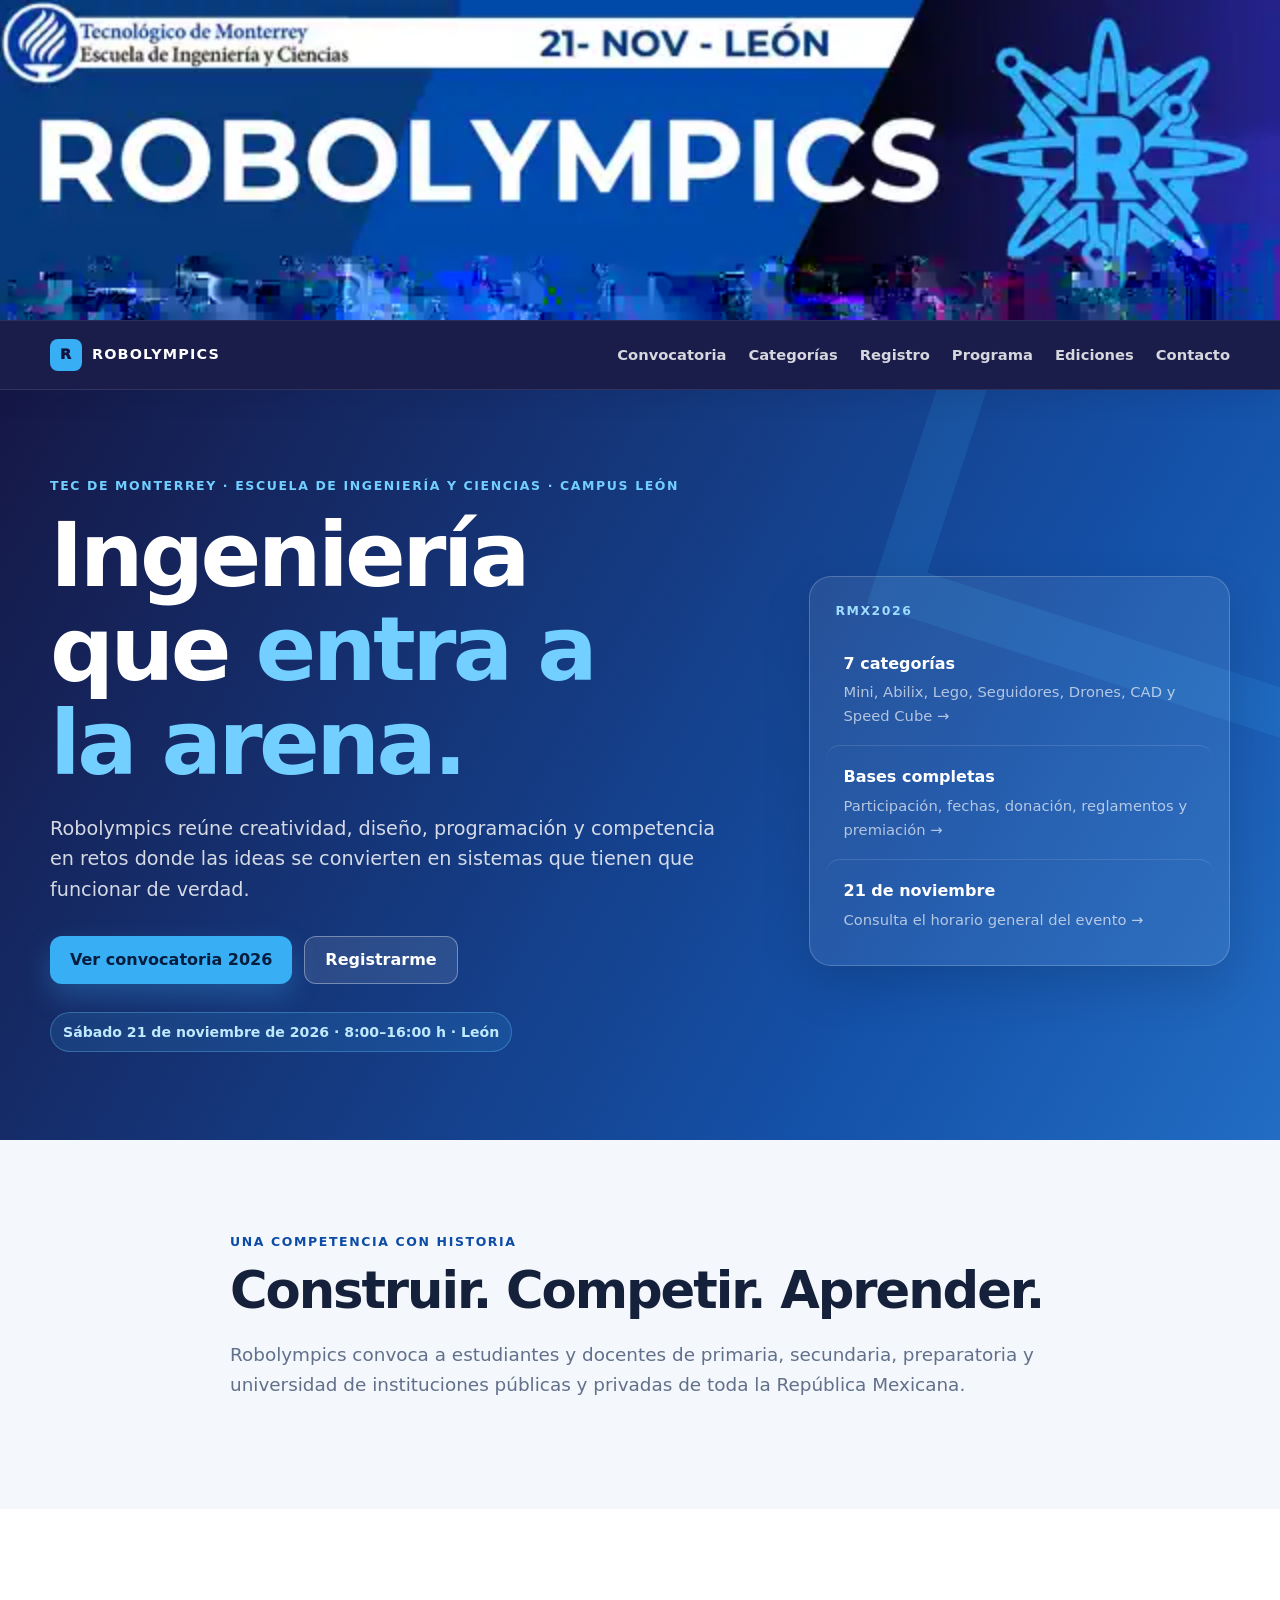
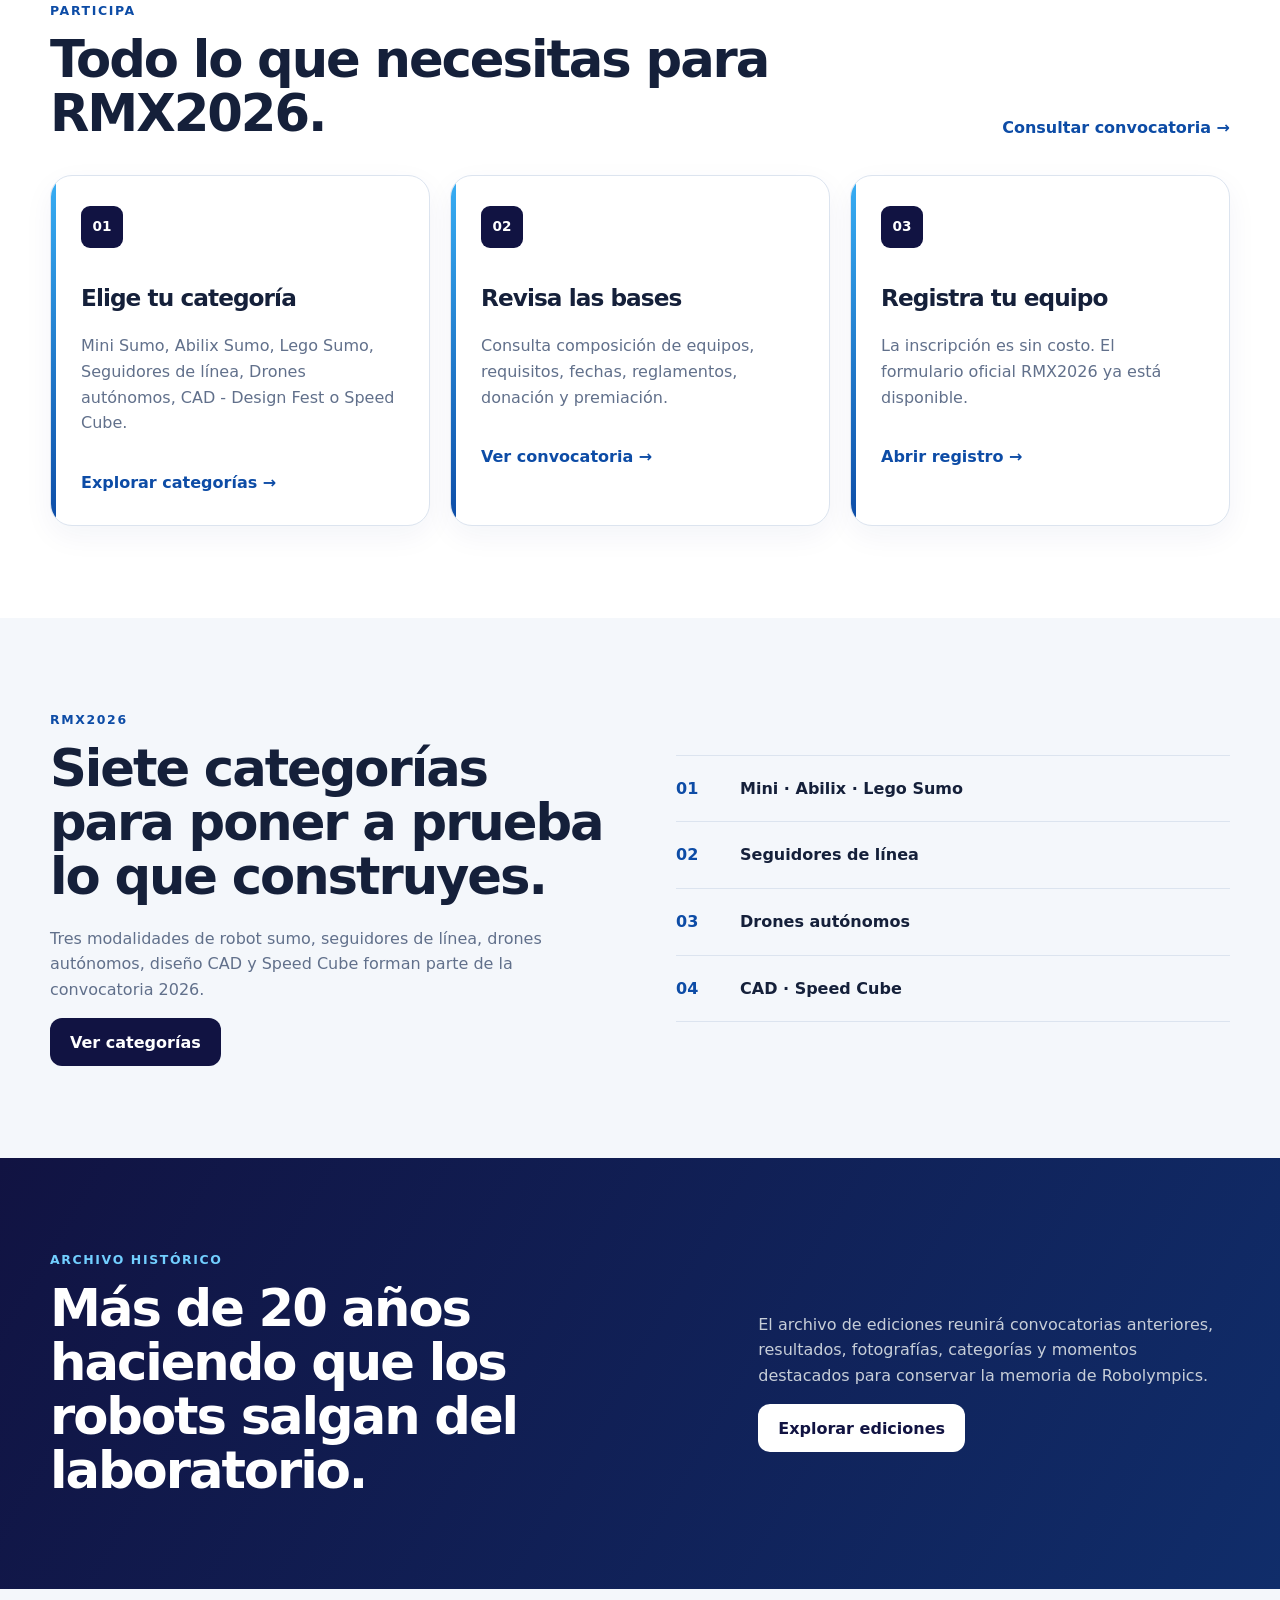
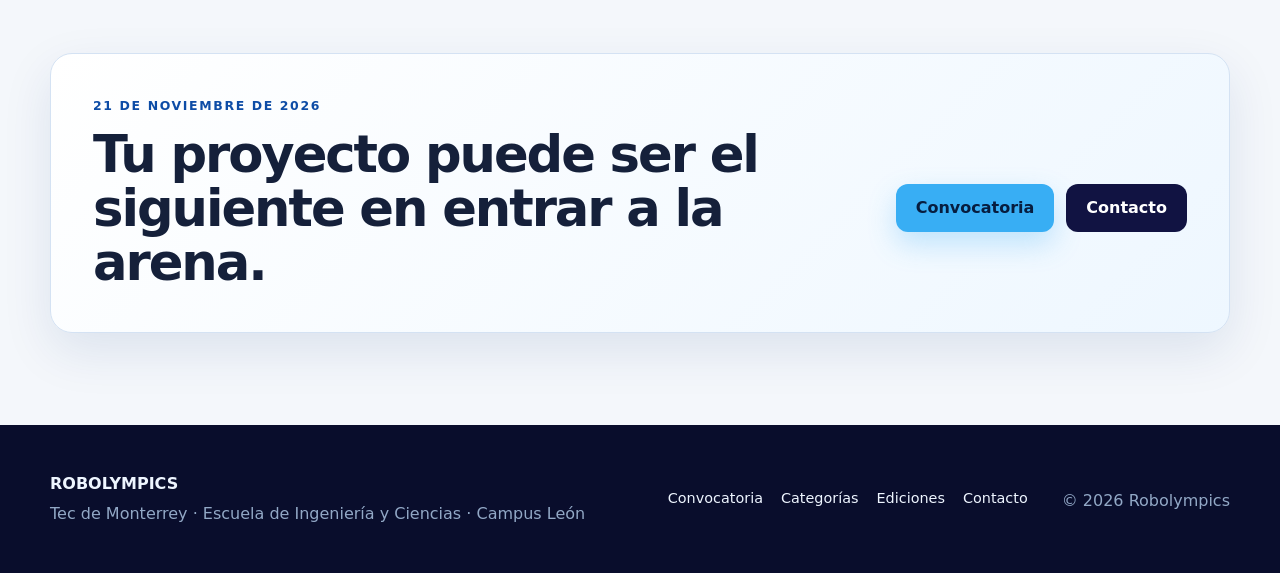
<file: index.html>
<!doctype html>
<html lang="es">
<head>
  <meta charset="utf-8">
  <meta name="viewport" content="width=device-width, initial-scale=1">
  <meta name="description" content="Robolympics RMX2026, competencia de robótica e ingeniería del Tec de Monterrey Campus León. Sábado 21 de noviembre de 2026.">
  <title>Robolympics RMX2026 | Tec de Monterrey Campus León</title>
  <link rel="stylesheet" href="assets/css/styles.css">
  <link rel="stylesheet" href="assets/css/rmx2026.css">
</head>
<body>
  <div class="event-banner" role="img" aria-label="Robolympics · Tec de Monterrey Escuela de Ingeniería y Ciencias · 21 de noviembre · León"><div class="event-banner-inner"><a class="event-banner-link" href="index.html" aria-label="Robolympics inicio"></a></div></div>
  <header class="site-header">
    <div class="container nav-wrap">
      <a class="nav-home" href="index.html">ROBOLYMPICS</a>
      <button class="menu-toggle" type="button" aria-expanded="false" aria-controls="main-nav">Menú</button>
      <nav id="main-nav" class="main-nav" aria-label="Navegación principal">
        <a href="pages/convocatoria.html">Convocatoria</a><a href="pages/categorias.html">Categorías</a><a href="https://docs.google.com/forms/d/e/1FAIpQLScVo3dHWUx2DvAXn3DvOH-l8a5XsJPb_S9u1kdH6GLMrvhRRQ/viewform?usp=publish-editor" target="_blank" rel="noopener noreferrer">Registro</a><a href="pages/programa.html">Programa</a><a href="pages/ediciones.html">Ediciones</a><a href="pages/contacto.html">Contacto</a>
      </nav>
    </div>
  </header>
  <main>
    <section class="hero">
      <div class="container hero-grid">
        <div class="hero-copy">
          <p class="eyebrow">Tec de Monterrey · Escuela de Ingeniería y Ciencias · Campus León</p>
          <h1>Ingeniería que <span>entra a la arena.</span></h1>
          <p class="hero-lead">Robolympics reúne creatividad, diseño, programación y competencia en retos donde las ideas se convierten en sistemas que tienen que funcionar de verdad.</p>
          <div class="hero-actions"><a class="btn btn-primary" href="pages/convocatoria.html">Ver convocatoria 2026</a><a class="btn btn-secondary" href="https://docs.google.com/forms/d/e/1FAIpQLScVo3dHWUx2DvAXn3DvOH-l8a5XsJPb_S9u1kdH6GLMrvhRRQ/viewform?usp=publish-editor" target="_blank" rel="noopener noreferrer">Registrarme</a></div>
          <p class="status-pill">Sábado 21 de noviembre de 2026 · 8:00–16:00 h · León</p>
        </div>
        <aside class="hero-panel" aria-label="Accesos rápidos">
          <p class="panel-kicker">RMX2026</p>
          <a href="pages/categorias.html"><strong>7 categorías</strong><span>Mini, Abilix, Lego, Seguidores, Drones, CAD y Speed Cube →</span></a>
          <a href="pages/convocatoria.html"><strong>Bases completas</strong><span>Participación, fechas, donación, reglamentos y premiación →</span></a>
          <a href="pages/programa.html"><strong>21 de noviembre</strong><span>Consulta el horario general del evento →</span></a>
        </aside>
      </div>
    </section>
    <section class="section section-intro"><div class="container narrow"><p class="eyebrow">Una competencia con historia</p><h2>Construir. Competir. Aprender.</h2><p>Robolympics convoca a estudiantes y docentes de primaria, secundaria, preparatoria y universidad de instituciones públicas y privadas de toda la República Mexicana.</p></div></section>
    <section class="section section-alt" id="participa"><div class="container"><div class="section-heading"><div><p class="eyebrow">Participa</p><h2>Todo lo que necesitas para RMX2026.</h2></div><a class="text-link" href="pages/convocatoria.html">Consultar convocatoria →</a></div><div class="card-grid three"><article class="card"><span class="card-number">01</span><h3>Elige tu categoría</h3><p>Mini Sumo, Abilix Sumo, Lego Sumo, Seguidores de línea, Drones autónomos, CAD - Design Fest o Speed Cube.</p><a href="pages/categorias.html">Explorar categorías →</a></article><article class="card"><span class="card-number">02</span><h3>Revisa las bases</h3><p>Consulta composición de equipos, requisitos, fechas, reglamentos, donación y premiación.</p><a href="pages/convocatoria.html">Ver convocatoria →</a></article><article class="card"><span class="card-number">03</span><h3>Registra tu equipo</h3><p>La inscripción es sin costo. El formulario oficial RMX2026 ya está disponible.</p><a href="https://docs.google.com/forms/d/e/1FAIpQLScVo3dHWUx2DvAXn3DvOH-l8a5XsJPb_S9u1kdH6GLMrvhRRQ/viewform?usp=publish-editor" target="_blank" rel="noopener noreferrer">Abrir registro →</a></article></div></div></section>
    <section class="section"><div class="container split"><div><p class="eyebrow">RMX2026</p><h2>Siete categorías para poner a prueba lo que construyes.</h2><p class="muted">Tres modalidades de robot sumo, seguidores de línea, drones autónomos, diseño CAD y Speed Cube forman parte de la convocatoria 2026.</p><a class="btn btn-dark" href="pages/categorias.html">Ver categorías</a></div><div class="category-stack"><div><span>01</span><strong>Mini · Abilix · Lego Sumo</strong></div><div><span>02</span><strong>Seguidores de línea</strong></div><div><span>03</span><strong>Drones autónomos</strong></div><div><span>04</span><strong>CAD · Speed Cube</strong></div></div></div></section>
    <section class="section history-band"><div class="container history-grid"><div><p class="eyebrow light">Archivo histórico</p><h2>Más de 20 años haciendo que los robots salgan del laboratorio.</h2></div><div><p>El archivo de ediciones reunirá convocatorias anteriores, resultados, fotografías, categorías y momentos destacados para conservar la memoria de Robolympics.</p><a class="btn btn-light" href="pages/ediciones.html">Explorar ediciones</a></div></div></section>
    <section class="section cta-section"><div class="container cta-box"><div><p class="eyebrow">21 de noviembre de 2026</p><h2>Tu proyecto puede ser el siguiente en entrar a la arena.</h2></div><div class="cta-actions"><a class="btn btn-primary" href="pages/convocatoria.html">Convocatoria</a><a class="btn btn-dark" href="pages/contacto.html">Contacto</a></div></div></section>
  </main>
  <footer class="site-footer"><div class="container footer-grid"><div><strong>ROBOLYMPICS</strong><p>Tec de Monterrey · Escuela de Ingeniería y Ciencias · Campus León</p></div><div class="footer-links"><a href="pages/convocatoria.html">Convocatoria</a><a href="pages/categorias.html">Categorías</a><a href="pages/ediciones.html">Ediciones</a><a href="pages/contacto.html">Contacto</a></div><p class="copyright">© <span id="year"></span> Robolympics</p></div></footer>
  <script src="assets/js/main.js"></script>
</body>
</html>
</file>
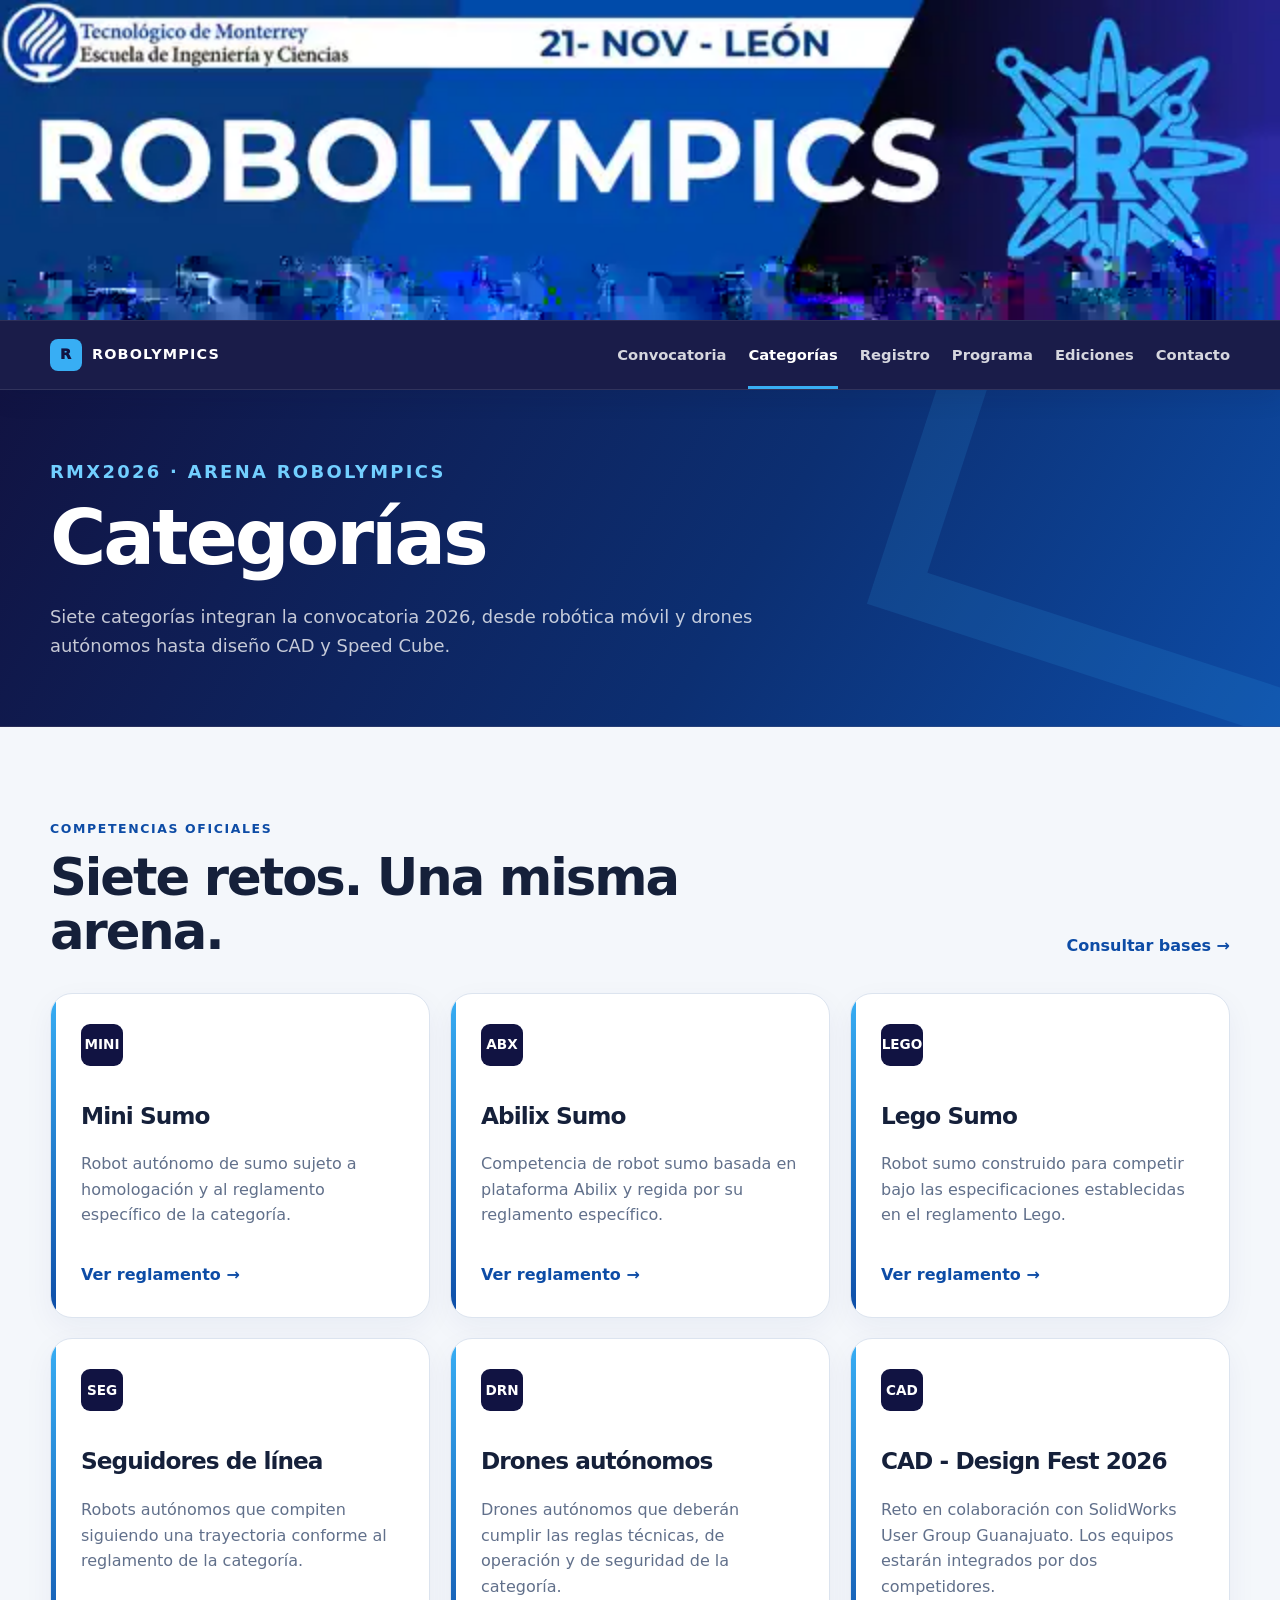
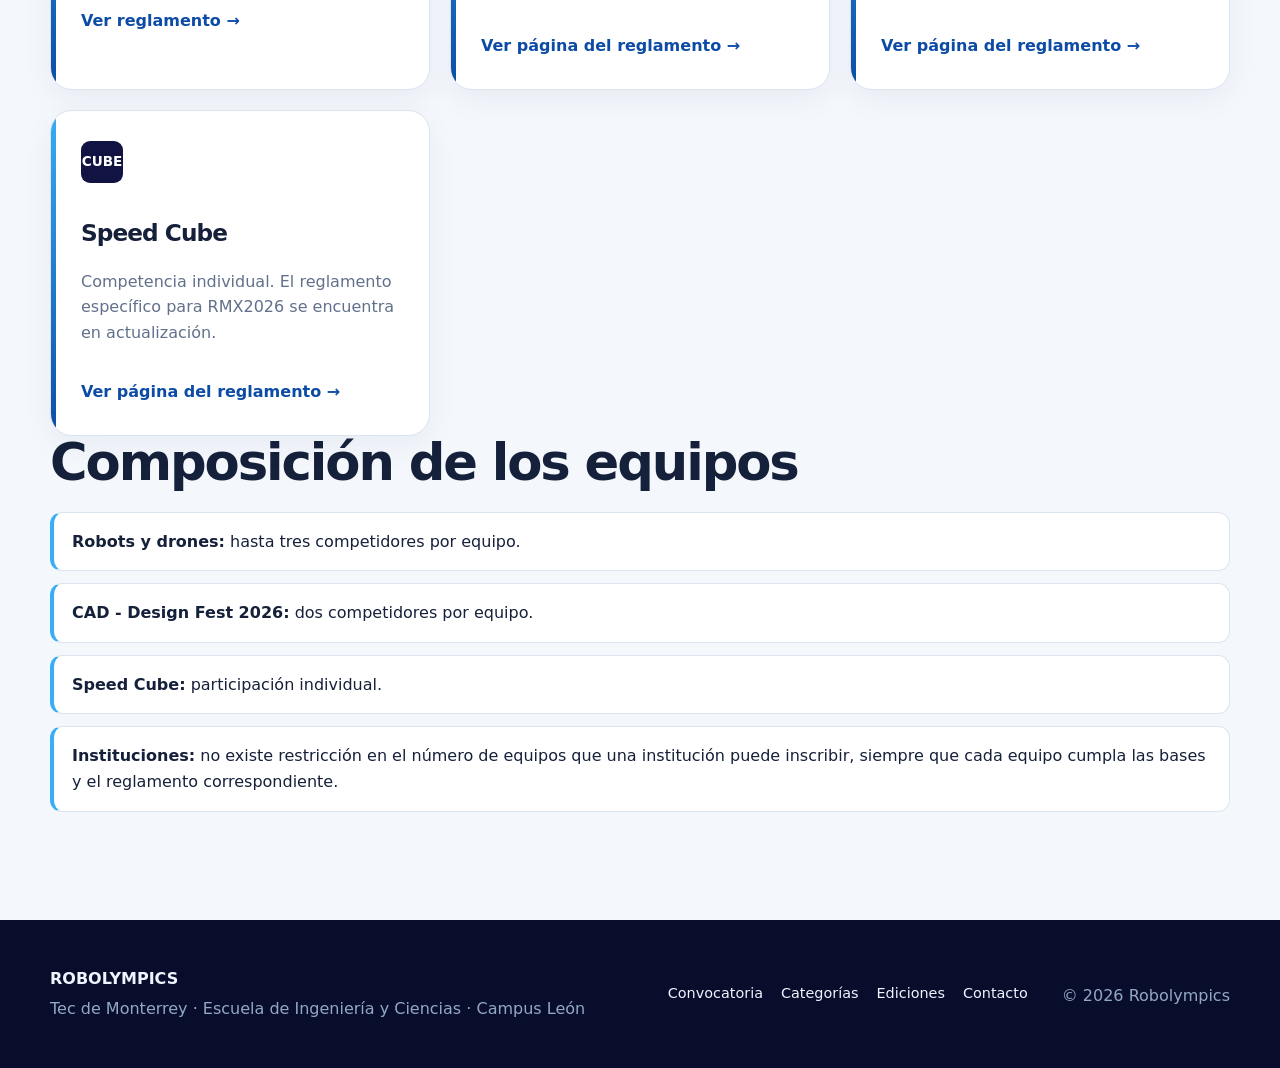
<file: pages/categorias.html>
<!doctype html>
<html lang="es"><head><meta charset="utf-8"><meta name="viewport" content="width=device-width, initial-scale=1"><meta name="description" content="Categorías oficiales de Robolympics RMX2026: Mini Sumo, Abilix Sumo, Lego Sumo, Seguidores de línea, Drones autónomos, CAD Design Fest y Speed Cube."><title>Categorías RMX2026 | Robolympics</title><link rel="stylesheet" href="../assets/css/styles.css"><link rel="stylesheet" href="../assets/css/rmx2026.css"></head>
<body><div class="event-banner" role="img" aria-label="Robolympics · Tec de Monterrey Escuela de Ingeniería y Ciencias · 21 de noviembre · León"><div class="event-banner-inner"><a class="event-banner-link" href="../index.html" aria-label="Robolympics inicio"></a></div></div>
<header class="site-header"><div class="container nav-wrap"><a class="nav-home" href="../index.html">ROBOLYMPICS</a><button class="menu-toggle" type="button" aria-expanded="false" aria-controls="main-nav">Menú</button><nav id="main-nav" class="main-nav" aria-label="Navegación principal"><a href="convocatoria.html">Convocatoria</a><a href="categorias.html" aria-current="page">Categorías</a><a href="https://docs.google.com/forms/d/e/1FAIpQLScVo3dHWUx2DvAXn3DvOH-l8a5XsJPb_S9u1kdH6GLMrvhRRQ/viewform?usp=publish-editor" target="_blank" rel="noopener noreferrer">Registro</a><a href="programa.html">Programa</a><a href="ediciones.html">Ediciones</a><a href="contacto.html">Contacto</a></nav></div></header>
<main><section class="page-hero"><div class="container"><p class="eyebrow">RMX2026 · Arena Robolympics</p><h1>Categorías</h1><p>Siete categorías integran la convocatoria 2026, desde robótica móvil y drones autónomos hasta diseño CAD y Speed Cube.</p></div></section>
<section class="section"><div class="container"><div class="section-heading"><div><p class="eyebrow">Competencias oficiales</p><h2>Siete retos. Una misma arena.</h2></div><a class="text-link" href="convocatoria.html">Consultar bases →</a></div>
<div class="card-grid three">
<article class="card"><span class="card-number">MINI</span><h3>Mini Sumo</h3><p>Robot autónomo de sumo sujeto a homologación y al reglamento específico de la categoría.</p><a href="reglamento-mini-sumo.html">Ver reglamento →</a></article>
<article class="card"><span class="card-number">ABX</span><h3>Abilix Sumo</h3><p>Competencia de robot sumo basada en plataforma Abilix y regida por su reglamento específico.</p><a href="reglamento-abilix-sumo.html">Ver reglamento →</a></article>
<article class="card"><span class="card-number">LEGO</span><h3>Lego Sumo</h3><p>Robot sumo construido para competir bajo las especificaciones establecidas en el reglamento Lego.</p><a href="reglamento-lego-sumo.html">Ver reglamento →</a></article>
<article class="card"><span class="card-number">SEG</span><h3>Seguidores de línea</h3><p>Robots autónomos que compiten siguiendo una trayectoria conforme al reglamento de la categoría.</p><a href="reglamento-seguidor-linea.html">Ver reglamento →</a></article>
<article class="card"><span class="card-number">DRN</span><h3>Drones autónomos</h3><p>Drones autónomos que deberán cumplir las reglas técnicas, de operación y de seguridad de la categoría.</p><a href="reglamento-drones.html">Ver página del reglamento →</a></article>
<article class="card"><span class="card-number">CAD</span><h3>CAD - Design Fest 2026</h3><p>Reto en colaboración con SolidWorks User Group Guanajuato. Los equipos estarán integrados por dos competidores.</p><a href="reglamento-cad-design-fest.html">Ver página del reglamento →</a></article>
<article class="card"><span class="card-number">CUBE</span><h3>Speed Cube</h3><p>Competencia individual. El reglamento específico para RMX2026 se encuentra en actualización.</p><a href="reglamento-speed-cube.html">Ver página del reglamento →</a></article>
</div>
<div class="content-block"><h2>Composición de los equipos</h2><ul class="info-list"><li><strong>Robots y drones:</strong> hasta tres competidores por equipo.</li><li><strong>CAD - Design Fest 2026:</strong> dos competidores por equipo.</li><li><strong>Speed Cube:</strong> participación individual.</li><li><strong>Instituciones:</strong> no existe restricción en el número de equipos que una institución puede inscribir, siempre que cada equipo cumpla las bases y el reglamento correspondiente.</li></ul></div>
</div></section></main>
<footer class="site-footer"><div class="container footer-grid"><div><strong>ROBOLYMPICS</strong><p>Tec de Monterrey · Escuela de Ingeniería y Ciencias · Campus León</p></div><div class="footer-links"><a href="convocatoria.html">Convocatoria</a><a href="categorias.html">Categorías</a><a href="ediciones.html">Ediciones</a><a href="contacto.html">Contacto</a></div><p class="copyright">© <span id="year"></span> Robolympics</p></div></footer><script src="../assets/js/main.js"></script></body></html>
</file>
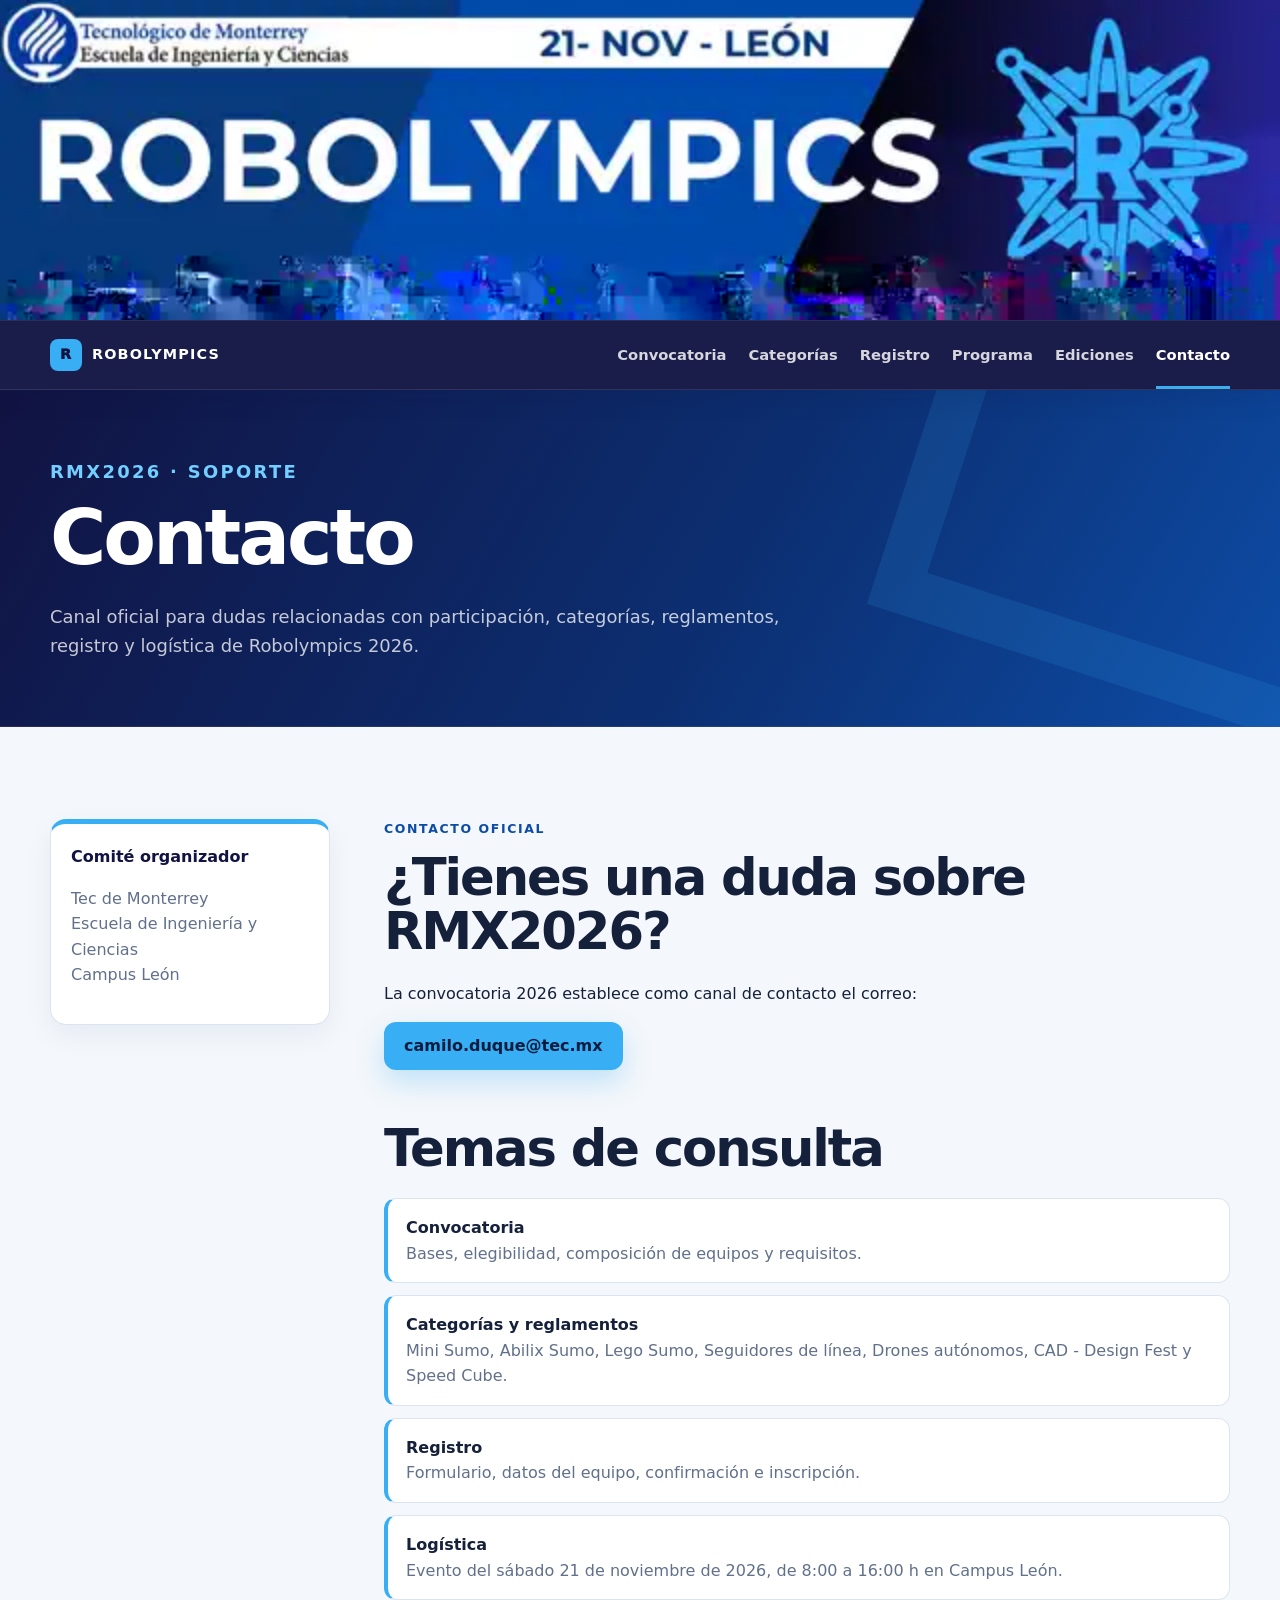
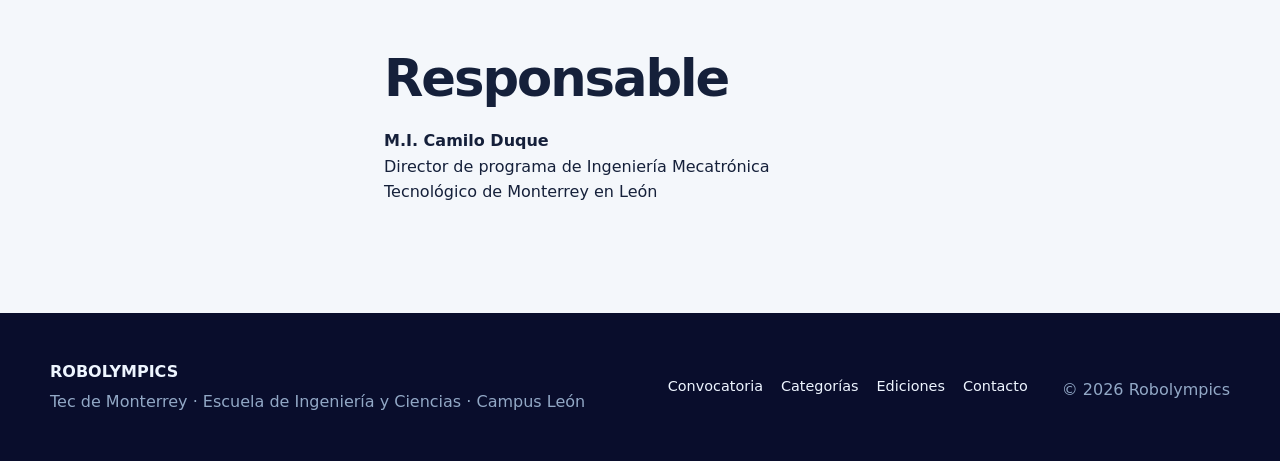
<file: pages/contacto.html>
<!doctype html>
<html lang="es"><head><meta charset="utf-8"><meta name="viewport" content="width=device-width, initial-scale=1"><meta name="description" content="Contacto oficial de Robolympics RMX2026 para dudas de convocatoria, categorías, registro y logística."><title>Contacto RMX2026 | Robolympics</title><link rel="stylesheet" href="../assets/css/styles.css"><link rel="stylesheet" href="../assets/css/rmx2026.css"></head>
<body><div class="event-banner" role="img" aria-label="Robolympics · Tec de Monterrey Escuela de Ingeniería y Ciencias · 21 de noviembre · León"><div class="event-banner-inner"><a class="event-banner-link" href="../index.html" aria-label="Robolympics inicio"></a></div></div>
<header class="site-header"><div class="container nav-wrap"><a class="nav-home" href="../index.html">ROBOLYMPICS</a><button class="menu-toggle" type="button" aria-expanded="false" aria-controls="main-nav">Menú</button><nav id="main-nav" class="main-nav" aria-label="Navegación principal"><a href="convocatoria.html">Convocatoria</a><a href="categorias.html">Categorías</a><a href="https://docs.google.com/forms/d/e/1FAIpQLScVo3dHWUx2DvAXn3DvOH-l8a5XsJPb_S9u1kdH6GLMrvhRRQ/viewform?usp=publish-editor" target="_blank" rel="noopener noreferrer">Registro</a><a href="programa.html">Programa</a><a href="ediciones.html">Ediciones</a><a href="contacto.html" aria-current="page">Contacto</a></nav></div></header>
<main><section class="page-hero"><div class="container"><p class="eyebrow">RMX2026 · Soporte</p><h1>Contacto</h1><p>Canal oficial para dudas relacionadas con participación, categorías, reglamentos, registro y logística de Robolympics 2026.</p></div></section>
<section class="section"><div class="container content-grid"><aside class="side-note"><strong>Comité organizador</strong><p class="muted">Tec de Monterrey<br>Escuela de Ingeniería y Ciencias<br>Campus León</p></aside><div>
<div class="content-block"><p class="eyebrow">Contacto oficial</p><h2>¿Tienes una duda sobre RMX2026?</h2><p>La convocatoria 2026 establece como canal de contacto el correo:</p><p><a class="btn btn-primary" href="mailto:camilo.duque@tec.mx">camilo.duque@tec.mx</a></p></div>
<div class="content-block"><h2>Temas de consulta</h2><ul class="info-list"><li><strong>Convocatoria</strong><br><span class="muted">Bases, elegibilidad, composición de equipos y requisitos.</span></li><li><strong>Categorías y reglamentos</strong><br><span class="muted">Mini Sumo, Abilix Sumo, Lego Sumo, Seguidores de línea, Drones autónomos, CAD - Design Fest y Speed Cube.</span></li><li><strong>Registro</strong><br><span class="muted">Formulario, datos del equipo, confirmación e inscripción.</span></li><li><strong>Logística</strong><br><span class="muted">Evento del sábado 21 de noviembre de 2026, de 8:00 a 16:00 h en Campus León.</span></li></ul></div>
<div class="content-block"><h2>Responsable</h2><p><strong>M.I. Camilo Duque</strong><br>Director de programa de Ingeniería Mecatrónica<br>Tecnológico de Monterrey en León</p></div>
</div></div></section></main>
<footer class="site-footer"><div class="container footer-grid"><div><strong>ROBOLYMPICS</strong><p>Tec de Monterrey · Escuela de Ingeniería y Ciencias · Campus León</p></div><div class="footer-links"><a href="convocatoria.html">Convocatoria</a><a href="categorias.html">Categorías</a><a href="ediciones.html">Ediciones</a><a href="contacto.html">Contacto</a></div><p class="copyright">© <span id="year"></span> Robolympics</p></div></footer><script src="../assets/js/main.js"></script></body></html>
</file>
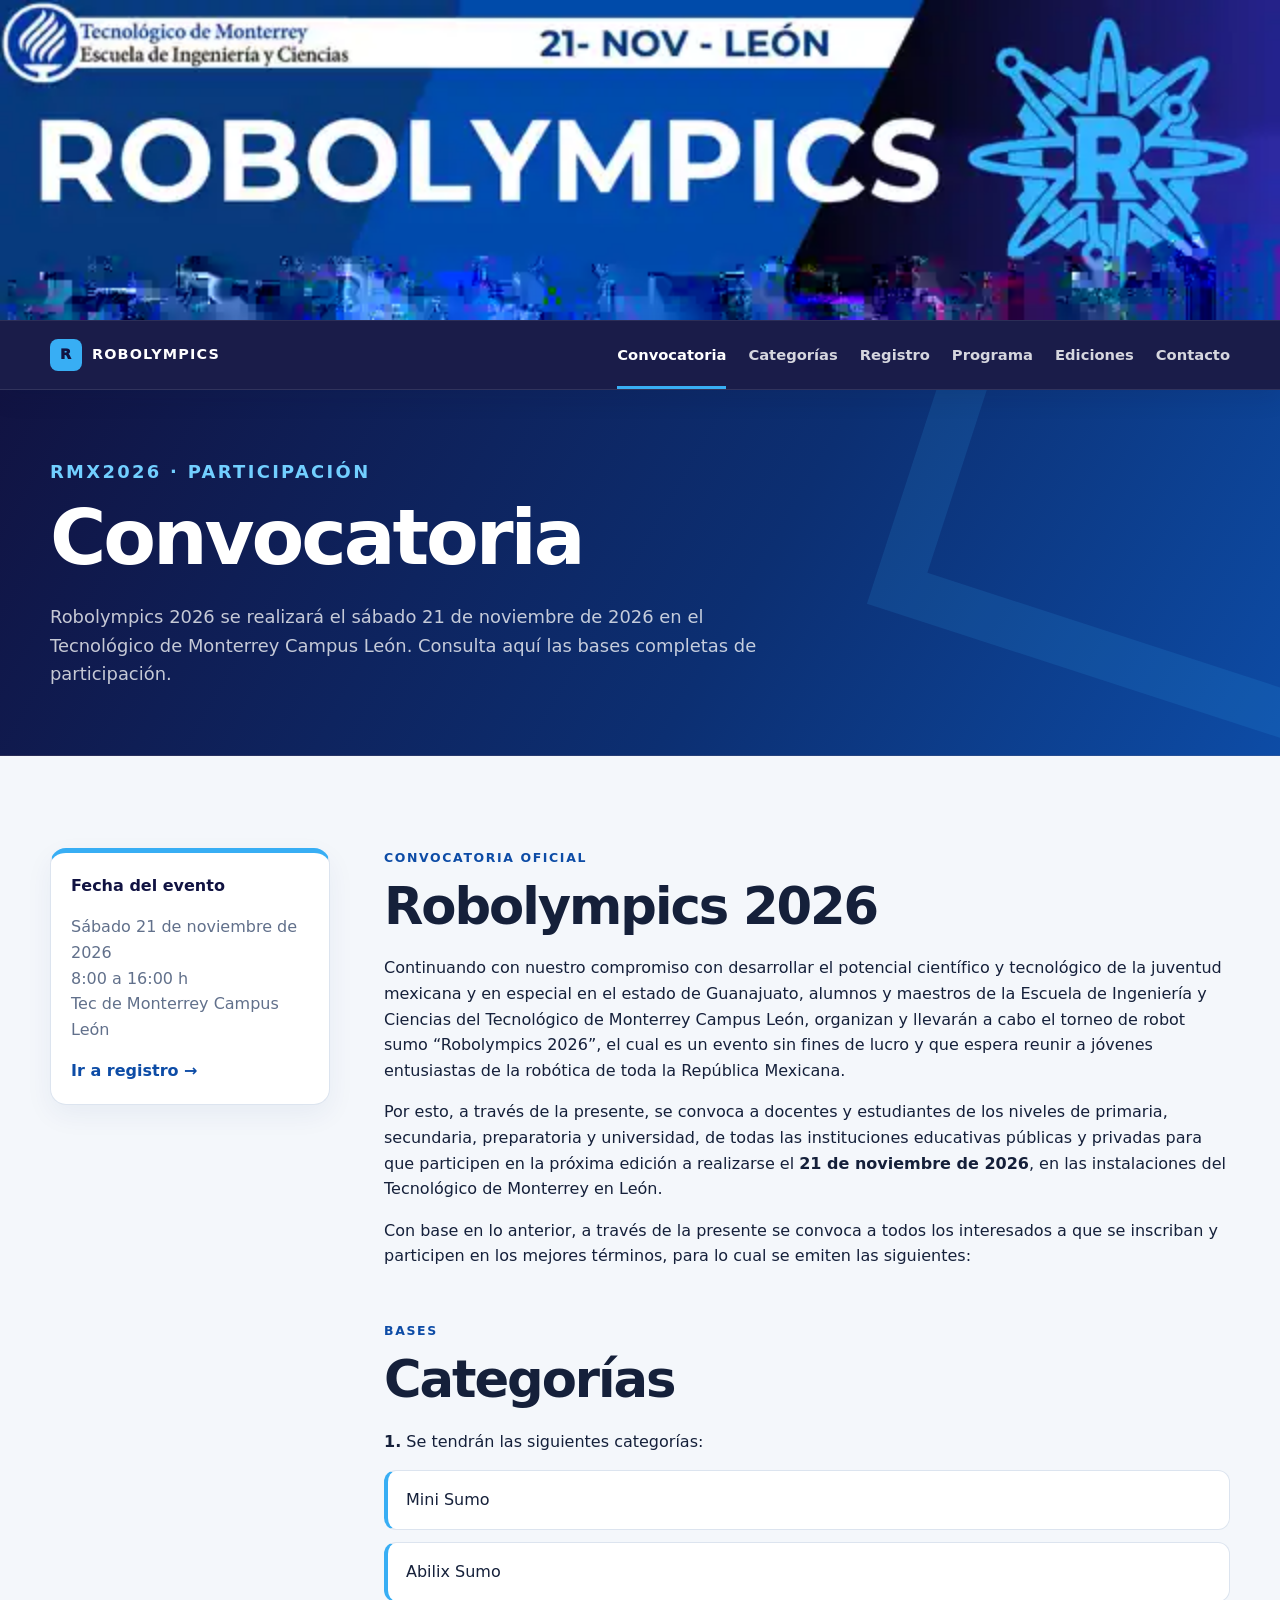
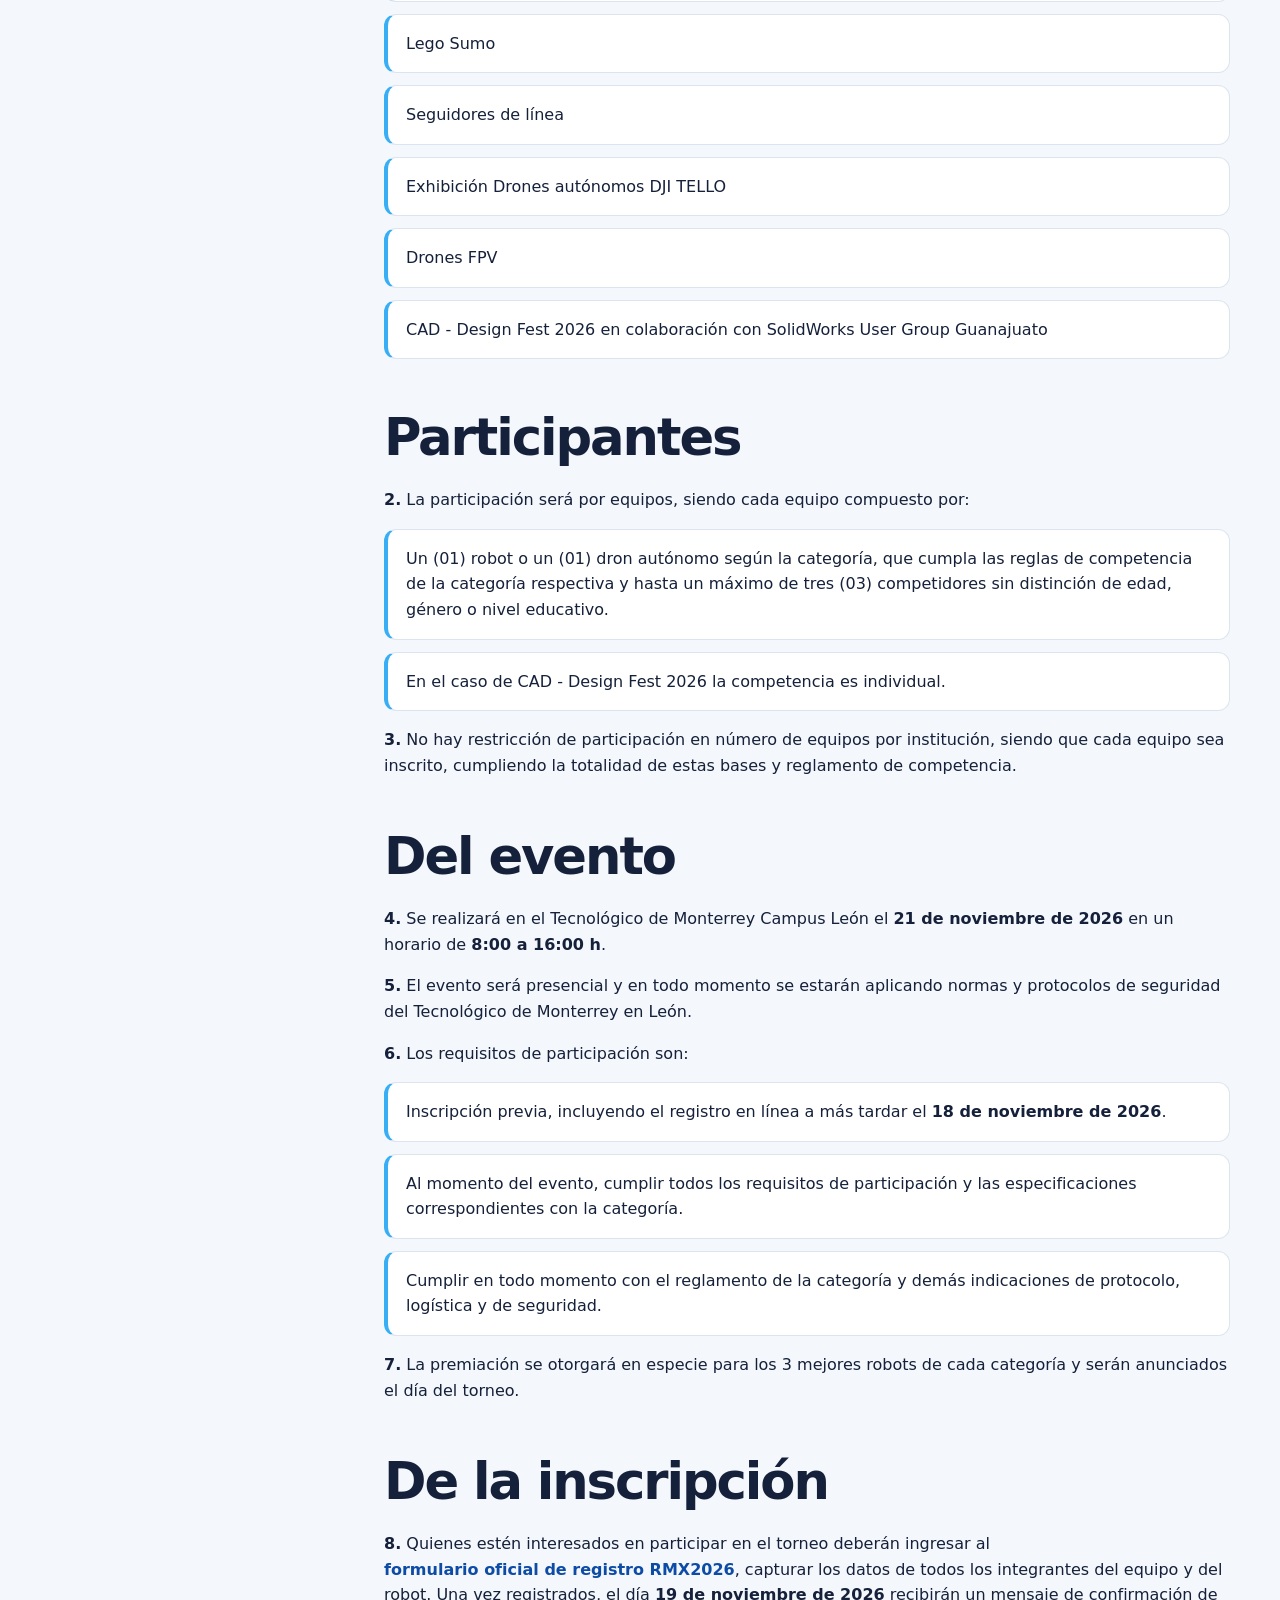
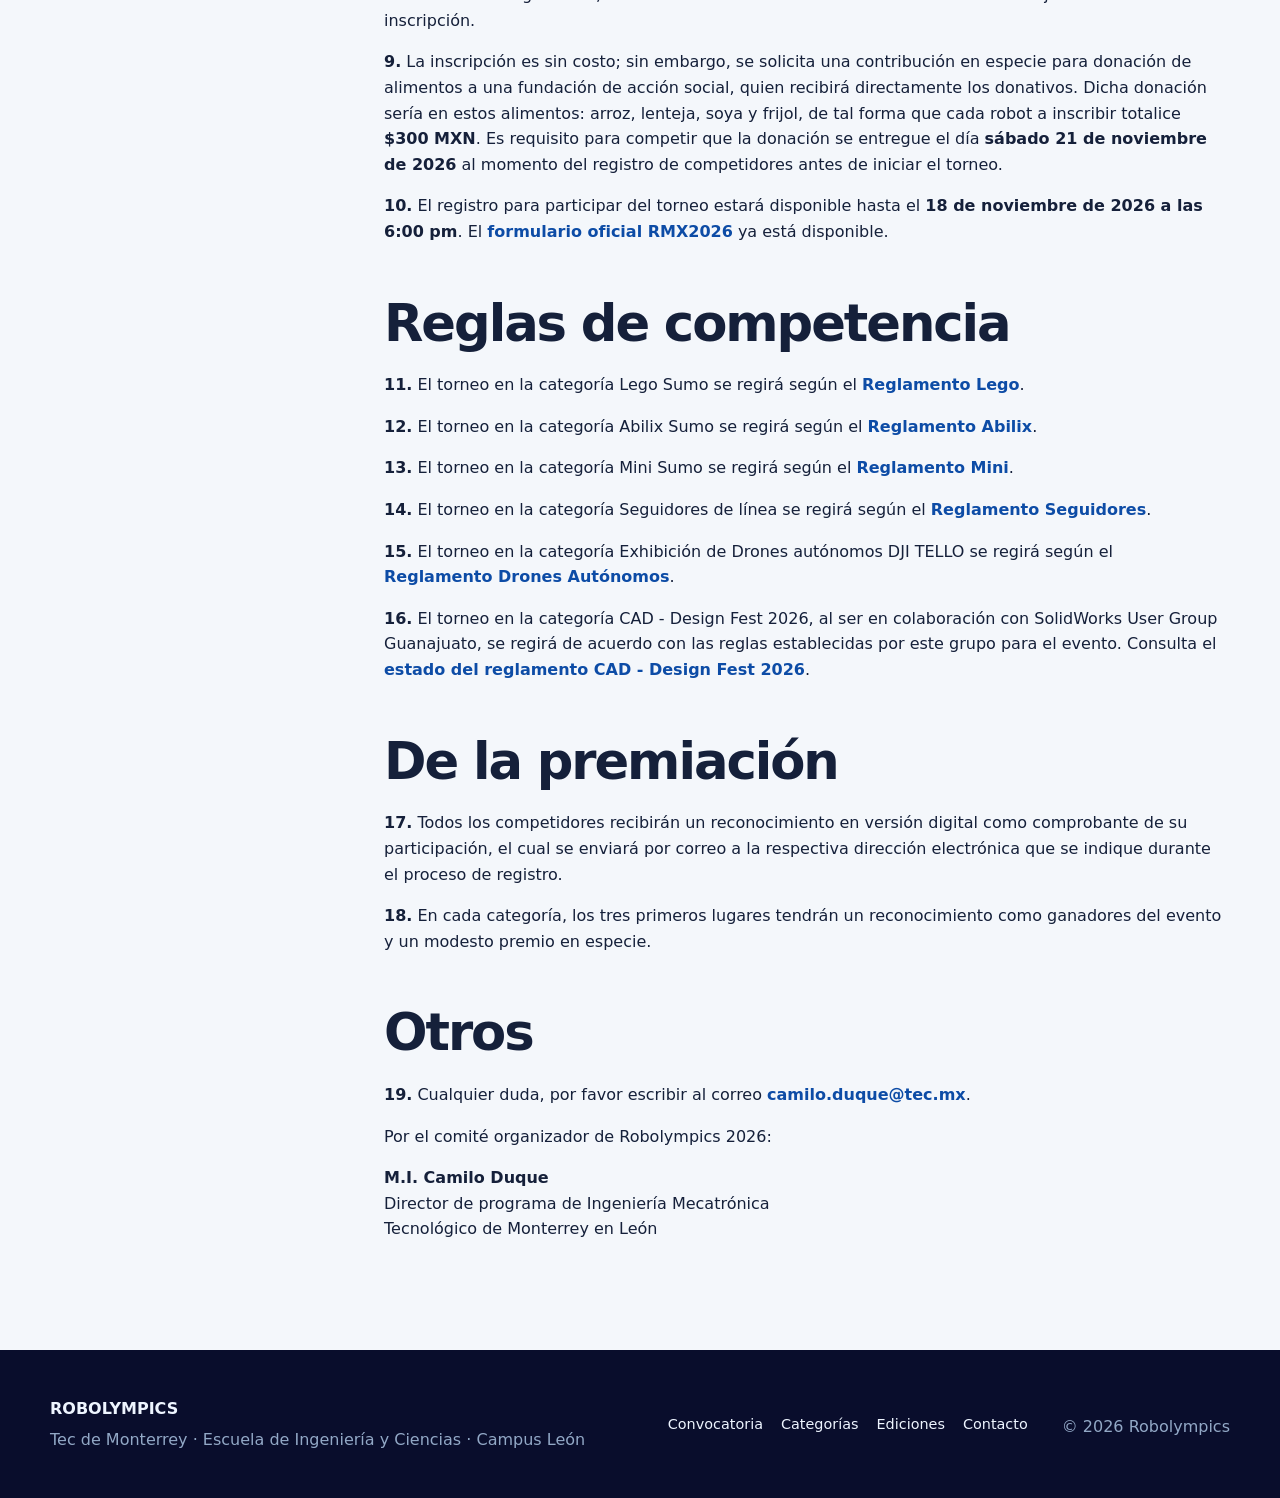
<file: pages/convocatoria.html>
<!doctype html>
<html lang="es">
<head>
  <meta charset="utf-8">
  <meta name="viewport" content="width=device-width, initial-scale=1">
  <meta name="description" content="Convocatoria oficial Robolympics RMX2026: bases, categorías, participantes, fechas, inscripción, reglamentos y premiación.">
  <title>Convocatoria RMX2026 | Robolympics</title>
  <link rel="stylesheet" href="../assets/css/styles.css">
  <link rel="stylesheet" href="../assets/css/rmx2026.css">
</head>
<body>
<div class="event-banner" role="img" aria-label="Robolympics · Tec de Monterrey Escuela de Ingeniería y Ciencias · 21 de noviembre · León"><div class="event-banner-inner"><a class="event-banner-link" href="../index.html" aria-label="Robolympics inicio"></a></div></div>
<header class="site-header"><div class="container nav-wrap"><a class="nav-home" href="../index.html">ROBOLYMPICS</a><button class="menu-toggle" type="button" aria-expanded="false" aria-controls="main-nav">Menú</button><nav id="main-nav" class="main-nav" aria-label="Navegación principal"><a href="convocatoria.html" aria-current="page">Convocatoria</a><a href="categorias.html">Categorías</a><a href="https://docs.google.com/forms/d/e/1FAIpQLScVo3dHWUx2DvAXn3DvOH-l8a5XsJPb_S9u1kdH6GLMrvhRRQ/viewform?usp=publish-editor" target="_blank" rel="noopener noreferrer">Registro</a><a href="programa.html">Programa</a><a href="ediciones.html">Ediciones</a><a href="contacto.html">Contacto</a></nav></div></header>
<main>
<section class="page-hero"><div class="container"><p class="eyebrow">RMX2026 · Participación</p><h1>Convocatoria</h1><p>Robolympics 2026 se realizará el sábado 21 de noviembre de 2026 en el Tecnológico de Monterrey Campus León. Consulta aquí las bases completas de participación.</p></div></section>
<section class="section"><div class="container content-grid">
<aside class="side-note"><strong>Fecha del evento</strong><p class="muted">Sábado 21 de noviembre de 2026<br>8:00 a 16:00 h<br>Tec de Monterrey Campus León</p><a class="text-link" href="https://docs.google.com/forms/d/e/1FAIpQLScVo3dHWUx2DvAXn3DvOH-l8a5XsJPb_S9u1kdH6GLMrvhRRQ/viewform?usp=publish-editor" target="_blank" rel="noopener noreferrer">Ir a registro →</a></aside>
<div>
<div class="content-block"><p class="eyebrow">Convocatoria oficial</p><h2>Robolympics 2026</h2><p>Continuando con nuestro compromiso con desarrollar el potencial científico y tecnológico de la juventud mexicana y en especial en el estado de Guanajuato, alumnos y maestros de la Escuela de Ingeniería y Ciencias del Tecnológico de Monterrey Campus León, organizan y llevarán a cabo el torneo de robot sumo “Robolympics 2026”, el cual es un evento sin fines de lucro y que espera reunir a jóvenes entusiastas de la robótica de toda la República Mexicana.</p><p>Por esto, a través de la presente, se convoca a docentes y estudiantes de los niveles de primaria, secundaria, preparatoria y universidad, de todas las instituciones educativas públicas y privadas para que participen en la próxima edición a realizarse el <strong>21 de noviembre de 2026</strong>, en las instalaciones del Tecnológico de Monterrey en León.</p><p>Con base en lo anterior, a través de la presente se convoca a todos los interesados a que se inscriban y participen en los mejores términos, para lo cual se emiten las siguientes:</p></div>
<div class="content-block"><p class="eyebrow">Bases</p><h2>Categorías</h2><p><strong>1.</strong> Se tendrán las siguientes categorías:</p><ul class="info-list"><li>Mini Sumo</li><li>Abilix Sumo</li><li>Lego Sumo</li><li>Seguidores de línea</li><li>Exhibición Drones autónomos DJI TELLO</li><li>Drones FPV</li><li>CAD - Design Fest 2026 en colaboración con SolidWorks User Group Guanajuato</li></ul></div>
<div class="content-block"><h2>Participantes</h2><p><strong>2.</strong> La participación será por equipos, siendo cada equipo compuesto por:</p><ul class="info-list"><li>Un (01) robot o un (01) dron autónomo según la categoría, que cumpla las reglas de competencia de la categoría respectiva y hasta un máximo de tres (03) competidores sin distinción de edad, género o nivel educativo.</li><li>En el caso de CAD - Design Fest 2026 la competencia es individual.</li></ul><p><strong>3.</strong> No hay restricción de participación en número de equipos por institución, siendo que cada equipo sea inscrito, cumpliendo la totalidad de estas bases y reglamento de competencia.</p></div>
<div class="content-block"><h2>Del evento</h2><p><strong>4.</strong> Se realizará en el Tecnológico de Monterrey Campus León el <strong>21 de noviembre de 2026</strong> en un horario de <strong>8:00 a 16:00 h</strong>.</p><p><strong>5.</strong> El evento será presencial y en todo momento se estarán aplicando normas y protocolos de seguridad del Tecnológico de Monterrey en León.</p><p><strong>6.</strong> Los requisitos de participación son:</p><ul class="info-list"><li>Inscripción previa, incluyendo el registro en línea a más tardar el <strong>18 de noviembre de 2026</strong>.</li><li>Al momento del evento, cumplir todos los requisitos de participación y las especificaciones correspondientes con la categoría.</li><li>Cumplir en todo momento con el reglamento de la categoría y demás indicaciones de protocolo, logística y de seguridad.</li></ul><p><strong>7.</strong> La premiación se otorgará en especie para los 3 mejores robots de cada categoría y serán anunciados el día del torneo.</p></div>
<div class="content-block"><h2>De la inscripción</h2><p><strong>8.</strong> Quienes estén interesados en participar en el torneo deberán ingresar al <a class="text-link" href="https://docs.google.com/forms/d/e/1FAIpQLScVo3dHWUx2DvAXn3DvOH-l8a5XsJPb_S9u1kdH6GLMrvhRRQ/viewform?usp=publish-editor" target="_blank" rel="noopener noreferrer">formulario oficial de registro RMX2026</a>, capturar los datos de todos los integrantes del equipo y del robot. Una vez registrados, el día <strong>19 de noviembre de 2026</strong> recibirán un mensaje de confirmación de inscripción.</p><p><strong>9.</strong> La inscripción es sin costo; sin embargo, se solicita una contribución en especie para donación de alimentos a una fundación de acción social, quien recibirá directamente los donativos. Dicha donación sería en estos alimentos: arroz, lenteja, soya y frijol, de tal forma que cada robot a inscribir totalice <strong>$300 MXN</strong>. Es requisito para competir que la donación se entregue el día <strong>sábado 21 de noviembre de 2026</strong> al momento del registro de competidores antes de iniciar el torneo.</p><p><strong>10.</strong> El registro para participar del torneo estará disponible hasta el <strong>18 de noviembre de 2026 a las 6:00 pm</strong>. El <a class="text-link" href="https://docs.google.com/forms/d/e/1FAIpQLScVo3dHWUx2DvAXn3DvOH-l8a5XsJPb_S9u1kdH6GLMrvhRRQ/viewform?usp=publish-editor" target="_blank" rel="noopener noreferrer">formulario oficial RMX2026</a> ya está disponible.</p></div>
<div class="content-block"><h2>Reglas de competencia</h2><p><strong>11.</strong> El torneo en la categoría Lego Sumo se regirá según el <a class="text-link" href="reglamento-lego-sumo.html">Reglamento Lego</a>.</p><p><strong>12.</strong> El torneo en la categoría Abilix Sumo se regirá según el <a class="text-link" href="reglamento-abilix-sumo.html">Reglamento Abilix</a>.</p><p><strong>13.</strong> El torneo en la categoría Mini Sumo se regirá según el <a class="text-link" href="reglamento-mini-sumo.html">Reglamento Mini</a>.</p><p><strong>14.</strong> El torneo en la categoría Seguidores de línea se regirá según el <a class="text-link" href="reglamento-seguidor-linea.html">Reglamento Seguidores</a>.</p><p><strong>15.</strong> El torneo en la categoría Exhibición de Drones autónomos DJI TELLO se regirá según el <a class="text-link" href="reglamento-drones.html">Reglamento Drones Autónomos</a>.</p><p><strong>16.</strong> El torneo en la categoría CAD - Design Fest 2026, al ser en colaboración con SolidWorks User Group Guanajuato, se regirá de acuerdo con las reglas establecidas por este grupo para el evento. Consulta el <a class="text-link" href="reglamento-cad-design-fest.html">estado del reglamento CAD - Design Fest 2026</a>.</p></div>
<div class="content-block"><h2>De la premiación</h2><p><strong>17.</strong> Todos los competidores recibirán un reconocimiento en versión digital como comprobante de su participación, el cual se enviará por correo a la respectiva dirección electrónica que se indique durante el proceso de registro.</p><p><strong>18.</strong> En cada categoría, los tres primeros lugares tendrán un reconocimiento como ganadores del evento y un modesto premio en especie.</p></div>
<div class="content-block"><h2>Otros</h2><p><strong>19.</strong> Cualquier duda, por favor escribir al correo <a class="text-link" href="mailto:camilo.duque@tec.mx">camilo.duque@tec.mx</a>.</p><p>Por el comité organizador de Robolympics 2026:</p><p><strong>M.I. Camilo Duque</strong><br>Director de programa de Ingeniería Mecatrónica<br>Tecnológico de Monterrey en León</p></div>
</div></div></section>
</main>
<footer class="site-footer"><div class="container footer-grid"><div><strong>ROBOLYMPICS</strong><p>Tec de Monterrey · Escuela de Ingeniería y Ciencias · Campus León</p></div><div class="footer-links"><a href="convocatoria.html">Convocatoria</a><a href="categorias.html">Categorías</a><a href="ediciones.html">Ediciones</a><a href="contacto.html">Contacto</a></div><p class="copyright">© <span id="year"></span> Robolympics</p></div></footer>
<script src="../assets/js/main.js"></script>
</body>
</html>
</file>
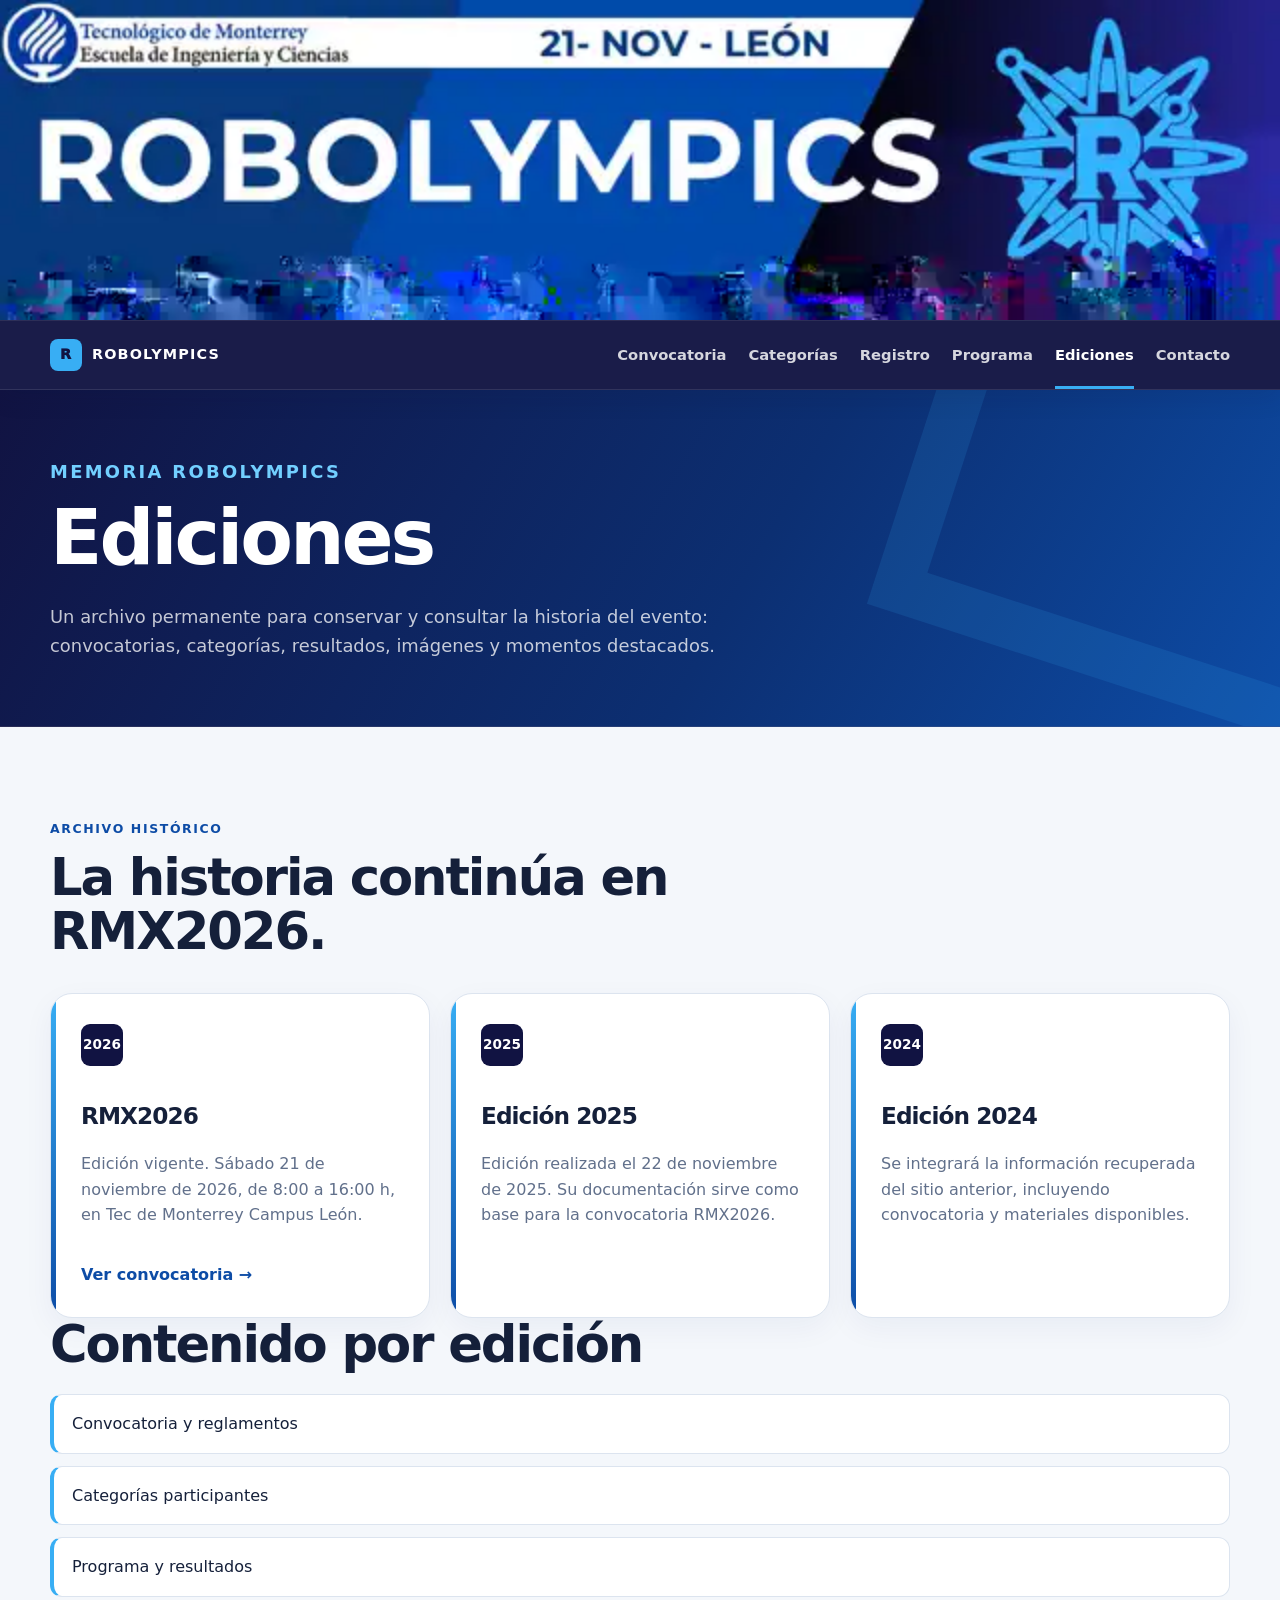
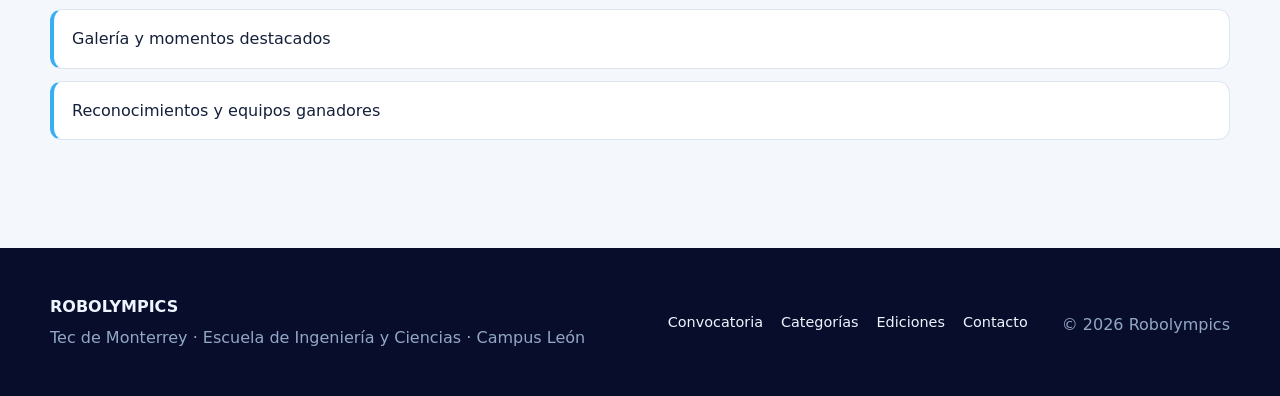
<file: pages/ediciones.html>
<!doctype html>
<html lang="es"><head><meta charset="utf-8"><meta name="viewport" content="width=device-width, initial-scale=1"><meta name="description" content="Archivo de ediciones de Robolympics, incluyendo RMX2026 y ediciones anteriores."><title>Ediciones | Robolympics</title><link rel="stylesheet" href="../assets/css/styles.css"><link rel="stylesheet" href="../assets/css/rmx2026.css"></head>
<body><div class="event-banner" role="img" aria-label="Robolympics · Tec de Monterrey Escuela de Ingeniería y Ciencias · 21 de noviembre · León"><div class="event-banner-inner"><a class="event-banner-link" href="../index.html" aria-label="Robolympics inicio"></a></div></div>
<header class="site-header"><div class="container nav-wrap"><a class="nav-home" href="../index.html">ROBOLYMPICS</a><button class="menu-toggle" type="button" aria-expanded="false" aria-controls="main-nav">Menú</button><nav id="main-nav" class="main-nav" aria-label="Navegación principal"><a href="convocatoria.html">Convocatoria</a><a href="categorias.html">Categorías</a><a href="https://docs.google.com/forms/d/e/1FAIpQLScVo3dHWUx2DvAXn3DvOH-l8a5XsJPb_S9u1kdH6GLMrvhRRQ/viewform?usp=publish-editor" target="_blank" rel="noopener noreferrer">Registro</a><a href="programa.html">Programa</a><a href="ediciones.html" aria-current="page">Ediciones</a><a href="contacto.html">Contacto</a></nav></div></header>
<main><section class="page-hero"><div class="container"><p class="eyebrow">Memoria Robolympics</p><h1>Ediciones</h1><p>Un archivo permanente para conservar y consultar la historia del evento: convocatorias, categorías, resultados, imágenes y momentos destacados.</p></div></section><section class="section"><div class="container"><div class="section-heading"><div><p class="eyebrow">Archivo histórico</p><h2>La historia continúa en RMX2026.</h2></div></div><div class="card-grid three"><article class="card"><span class="card-number">2026</span><h3>RMX2026</h3><p>Edición vigente. Sábado 21 de noviembre de 2026, de 8:00 a 16:00 h, en Tec de Monterrey Campus León.</p><a href="convocatoria.html">Ver convocatoria →</a></article><article class="card"><span class="card-number">2025</span><h3>Edición 2025</h3><p>Edición realizada el 22 de noviembre de 2025. Su documentación sirve como base para la convocatoria RMX2026.</p></article><article class="card"><span class="card-number">2024</span><h3>Edición 2024</h3><p>Se integrará la información recuperada del sitio anterior, incluyendo convocatoria y materiales disponibles.</p></article></div><div class="content-block"><h2>Contenido por edición</h2><ul class="info-list"><li>Convocatoria y reglamentos</li><li>Categorías participantes</li><li>Programa y resultados</li><li>Galería y momentos destacados</li><li>Reconocimientos y equipos ganadores</li></ul></div></div></section></main>
<footer class="site-footer"><div class="container footer-grid"><div><strong>ROBOLYMPICS</strong><p>Tec de Monterrey · Escuela de Ingeniería y Ciencias · Campus León</p></div><div class="footer-links"><a href="convocatoria.html">Convocatoria</a><a href="categorias.html">Categorías</a><a href="ediciones.html">Ediciones</a><a href="contacto.html">Contacto</a></div><p class="copyright">© <span id="year"></span> Robolympics</p></div></footer><script src="../assets/js/main.js"></script></body></html>
</file>
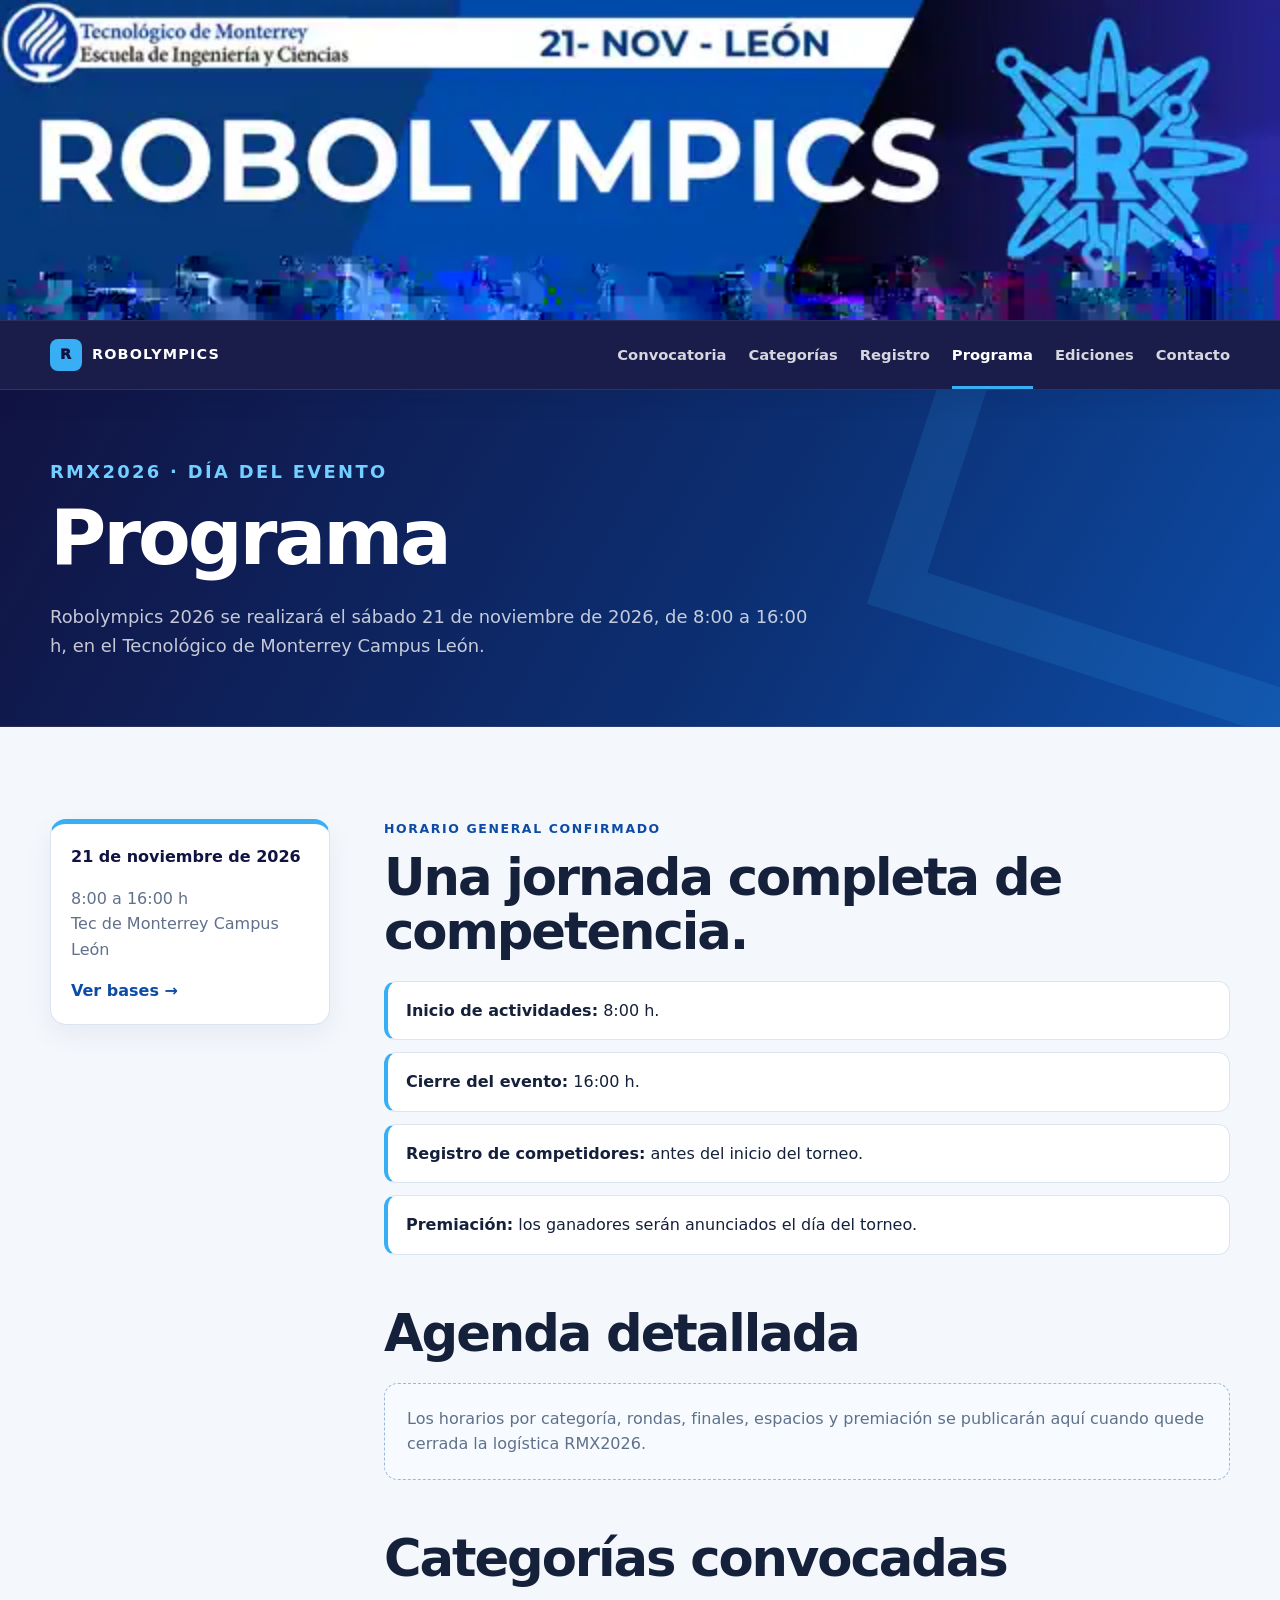
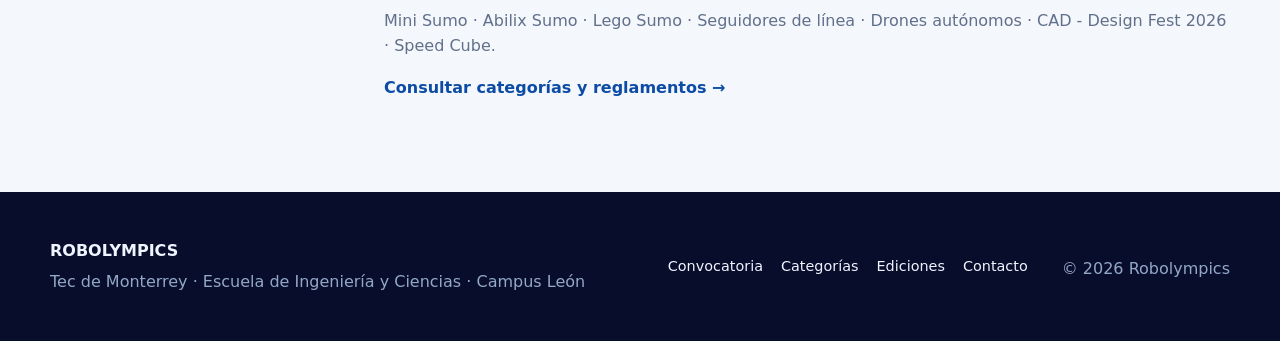
<file: pages/programa.html>
<!doctype html>
<html lang="es"><head><meta charset="utf-8"><meta name="viewport" content="width=device-width, initial-scale=1"><meta name="description" content="Programa general de Robolympics RMX2026: sábado 21 de noviembre de 2026, de 8:00 a 16:00 h en Tec de Monterrey Campus León."><title>Programa RMX2026 | Robolympics</title><link rel="stylesheet" href="../assets/css/styles.css"><link rel="stylesheet" href="../assets/css/rmx2026.css"></head>
<body><div class="event-banner" role="img" aria-label="Robolympics · Tec de Monterrey Escuela de Ingeniería y Ciencias · 21 de noviembre · León"><div class="event-banner-inner"><a class="event-banner-link" href="../index.html" aria-label="Robolympics inicio"></a></div></div>
<header class="site-header"><div class="container nav-wrap"><a class="nav-home" href="../index.html">ROBOLYMPICS</a><button class="menu-toggle" type="button" aria-expanded="false" aria-controls="main-nav">Menú</button><nav id="main-nav" class="main-nav" aria-label="Navegación principal"><a href="convocatoria.html">Convocatoria</a><a href="categorias.html">Categorías</a><a href="https://docs.google.com/forms/d/e/1FAIpQLScVo3dHWUx2DvAXn3DvOH-l8a5XsJPb_S9u1kdH6GLMrvhRRQ/viewform?usp=publish-editor" target="_blank" rel="noopener noreferrer">Registro</a><a href="programa.html" aria-current="page">Programa</a><a href="ediciones.html">Ediciones</a><a href="contacto.html">Contacto</a></nav></div></header>
<main><section class="page-hero"><div class="container"><p class="eyebrow">RMX2026 · Día del evento</p><h1>Programa</h1><p>Robolympics 2026 se realizará el sábado 21 de noviembre de 2026, de 8:00 a 16:00 h, en el Tecnológico de Monterrey Campus León.</p></div></section>
<section class="section"><div class="container content-grid"><aside class="side-note"><strong>21 de noviembre de 2026</strong><p class="muted">8:00 a 16:00 h<br>Tec de Monterrey Campus León</p><a class="text-link" href="convocatoria.html">Ver bases →</a></aside><div>
<div class="content-block"><p class="eyebrow">Horario general confirmado</p><h2>Una jornada completa de competencia.</h2><ul class="info-list"><li><strong>Inicio de actividades:</strong> 8:00 h.</li><li><strong>Cierre del evento:</strong> 16:00 h.</li><li><strong>Registro de competidores:</strong> antes del inicio del torneo.</li><li><strong>Premiación:</strong> los ganadores serán anunciados el día del torneo.</li></ul></div>
<div class="content-block"><h2>Agenda detallada</h2><div class="placeholder">Los horarios por categoría, rondas, finales, espacios y premiación se publicarán aquí cuando quede cerrada la logística RMX2026.</div></div>
<div class="content-block"><h2>Categorías convocadas</h2><p class="muted">Mini Sumo · Abilix Sumo · Lego Sumo · Seguidores de línea · Drones autónomos · CAD - Design Fest 2026 · Speed Cube.</p><a class="text-link" href="categorias.html">Consultar categorías y reglamentos →</a></div>
</div></div></section></main>
<footer class="site-footer"><div class="container footer-grid"><div><strong>ROBOLYMPICS</strong><p>Tec de Monterrey · Escuela de Ingeniería y Ciencias · Campus León</p></div><div class="footer-links"><a href="convocatoria.html">Convocatoria</a><a href="categorias.html">Categorías</a><a href="ediciones.html">Ediciones</a><a href="contacto.html">Contacto</a></div><p class="copyright">© <span id="year"></span> Robolympics</p></div></footer><script src="../assets/js/main.js"></script></body></html>
</file>
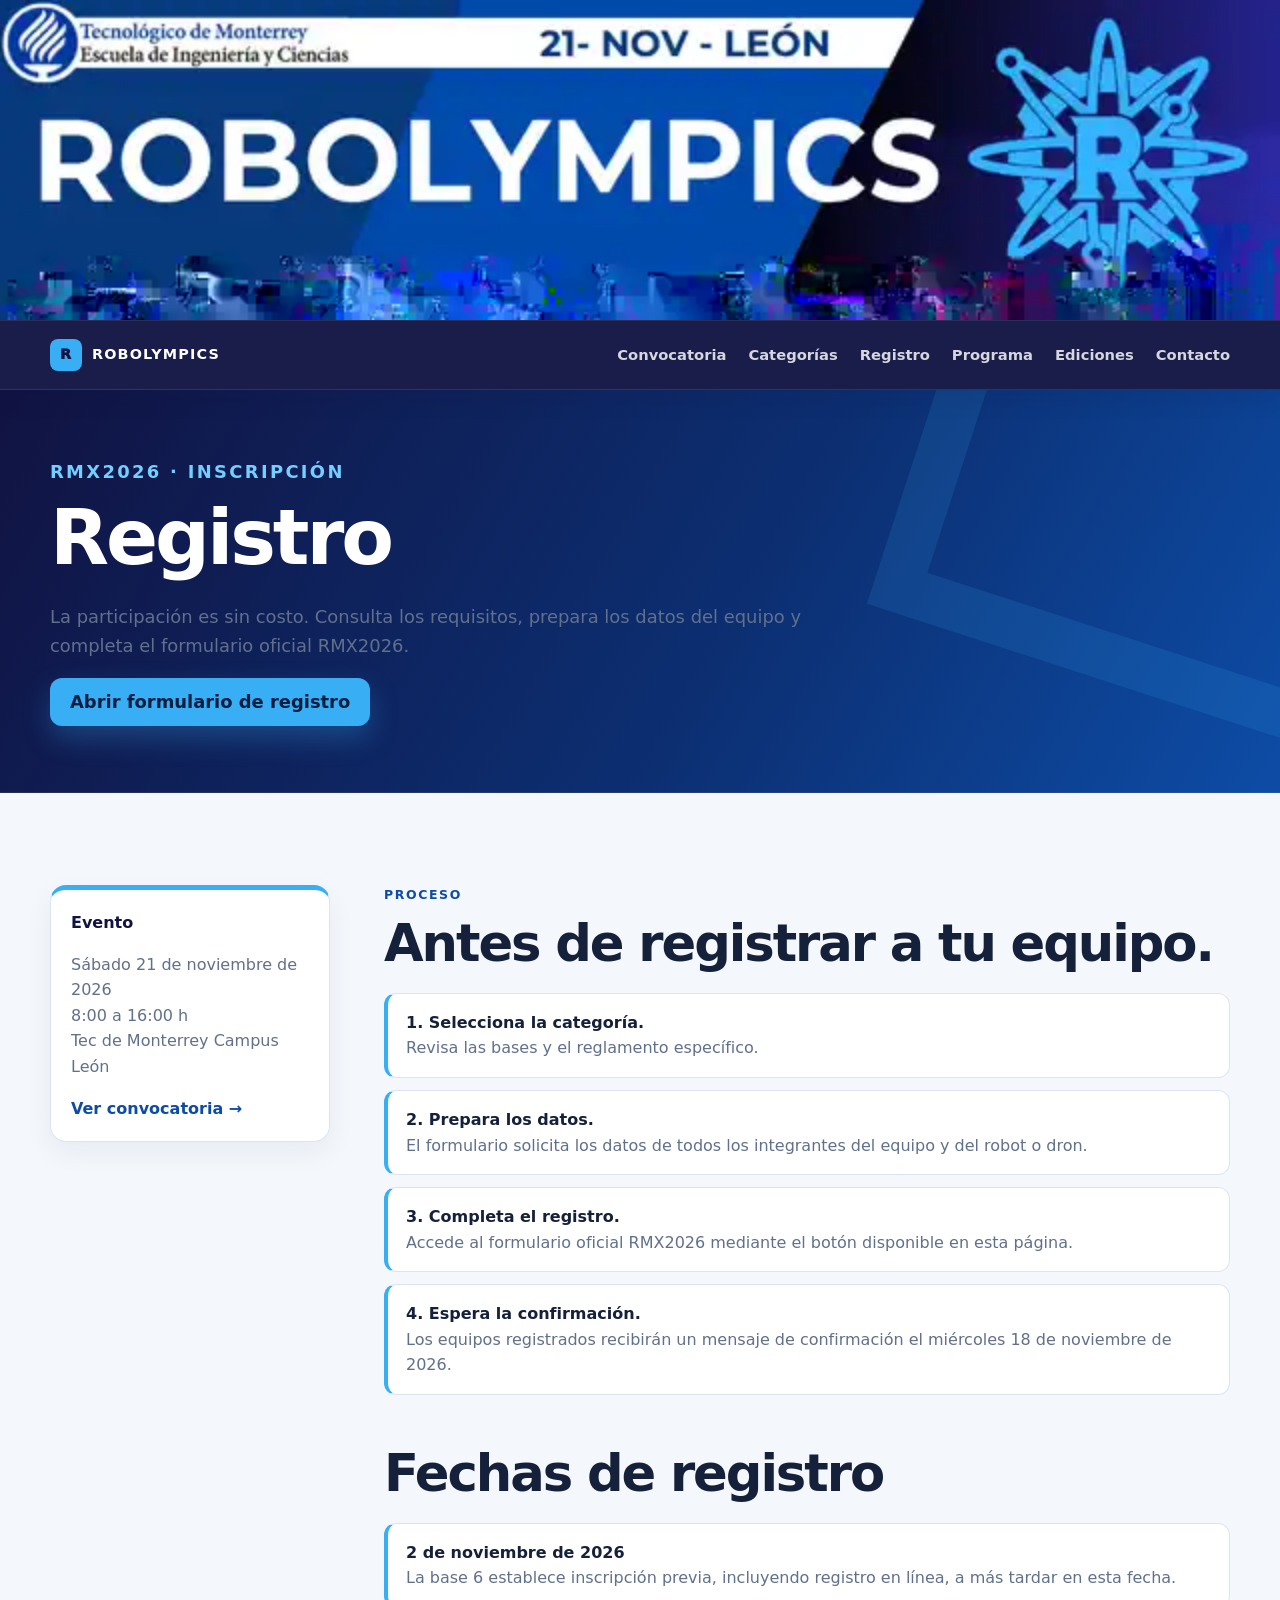
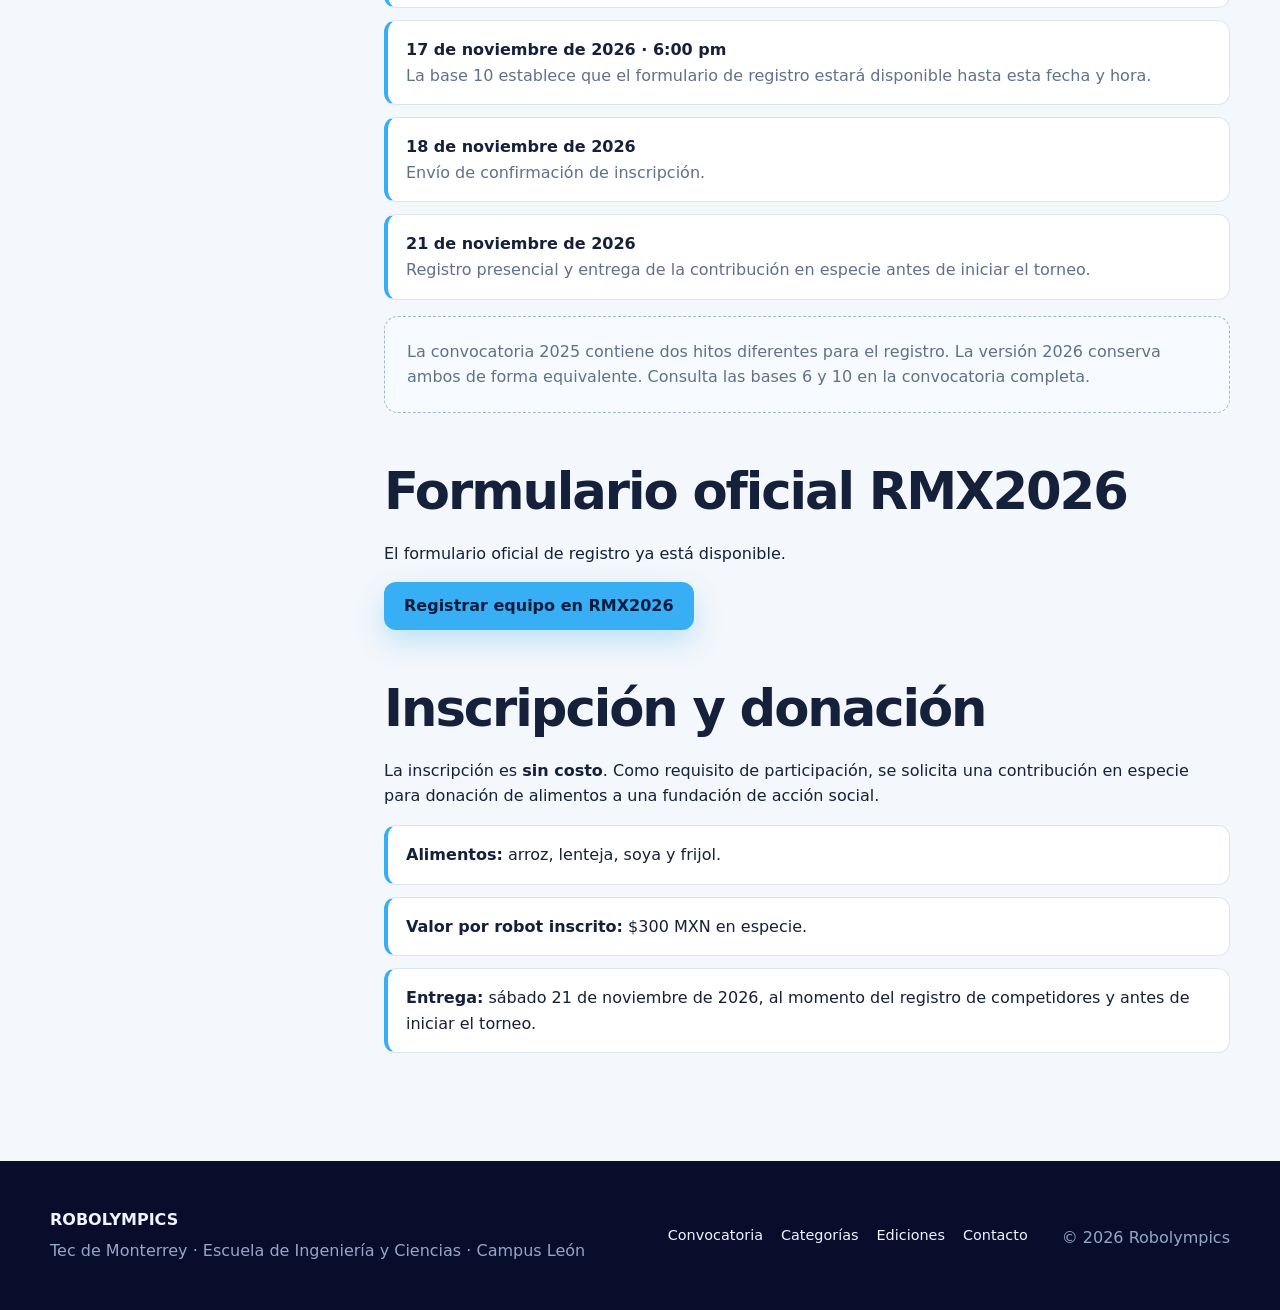
<file: pages/registro.html>
<!doctype html>
<html lang="es"><head><meta charset="utf-8"><meta name="viewport" content="width=device-width, initial-scale=1"><meta name="description" content="Registro para Robolympics RMX2026: formulario oficial, requisitos, fechas clave, donación en especie y confirmación de inscripción."><title>Registro RMX2026 | Robolympics</title><link rel="stylesheet" href="../assets/css/styles.css"><link rel="stylesheet" href="../assets/css/rmx2026.css"></head>
<body><div class="event-banner" role="img" aria-label="Robolympics · Tec de Monterrey Escuela de Ingeniería y Ciencias · 21 de noviembre · León"><div class="event-banner-inner"><a class="event-banner-link" href="../index.html" aria-label="Robolympics inicio"></a></div></div>
<header class="site-header"><div class="container nav-wrap"><a class="nav-home" href="../index.html">ROBOLYMPICS</a><button class="menu-toggle" type="button" aria-expanded="false" aria-controls="main-nav">Menú</button><nav id="main-nav" class="main-nav" aria-label="Navegación principal"><a href="convocatoria.html">Convocatoria</a><a href="categorias.html">Categorías</a><a href="https://docs.google.com/forms/d/e/1FAIpQLScVo3dHWUx2DvAXn3DvOH-l8a5XsJPb_S9u1kdH6GLMrvhRRQ/viewform?usp=publish-editor" target="_blank" rel="noopener noreferrer">Registro</a><a href="programa.html">Programa</a><a href="ediciones.html">Ediciones</a><a href="contacto.html">Contacto</a></nav></div></header>
<main><section class="page-hero"><div class="container"><p class="eyebrow">RMX2026 · Inscripción</p><h1>Registro</h1><p>La participación es sin costo. Consulta los requisitos, prepara los datos del equipo y completa el formulario oficial RMX2026.</p><p><a class="btn btn-primary" href="https://docs.google.com/forms/d/e/1FAIpQLScVo3dHWUx2DvAXn3DvOH-l8a5XsJPb_S9u1kdH6GLMrvhRRQ/viewform?usp=publish-editor" target="_blank" rel="noopener noreferrer">Abrir formulario de registro</a></p></div></section>
<section class="section"><div class="container content-grid"><aside class="side-note"><strong>Evento</strong><p class="muted">Sábado 21 de noviembre de 2026<br>8:00 a 16:00 h<br>Tec de Monterrey Campus León</p><a class="text-link" href="convocatoria.html">Ver convocatoria →</a></aside><div>
<div class="content-block"><p class="eyebrow">Proceso</p><h2>Antes de registrar a tu equipo.</h2><ul class="info-list"><li><strong>1. Selecciona la categoría.</strong><br><span class="muted">Revisa las bases y el reglamento específico.</span></li><li><strong>2. Prepara los datos.</strong><br><span class="muted">El formulario solicita los datos de todos los integrantes del equipo y del robot o dron.</span></li><li><strong>3. Completa el registro.</strong><br><span class="muted">Accede al formulario oficial RMX2026 mediante el botón disponible en esta página.</span></li><li><strong>4. Espera la confirmación.</strong><br><span class="muted">Los equipos registrados recibirán un mensaje de confirmación el miércoles 18 de noviembre de 2026.</span></li></ul></div>
<div class="content-block"><h2>Fechas de registro</h2><ul class="info-list"><li><strong>2 de noviembre de 2026</strong><br><span class="muted">La base 6 establece inscripción previa, incluyendo registro en línea, a más tardar en esta fecha.</span></li><li><strong>17 de noviembre de 2026 · 6:00 pm</strong><br><span class="muted">La base 10 establece que el formulario de registro estará disponible hasta esta fecha y hora.</span></li><li><strong>18 de noviembre de 2026</strong><br><span class="muted">Envío de confirmación de inscripción.</span></li><li><strong>21 de noviembre de 2026</strong><br><span class="muted">Registro presencial y entrega de la contribución en especie antes de iniciar el torneo.</span></li></ul><div class="placeholder">La convocatoria 2025 contiene dos hitos diferentes para el registro. La versión 2026 conserva ambos de forma equivalente. Consulta las bases 6 y 10 en la convocatoria completa.</div></div>
<div class="content-block"><h2>Formulario oficial RMX2026</h2><p>El formulario oficial de registro ya está disponible.</p><p><a class="btn btn-primary" href="https://docs.google.com/forms/d/e/1FAIpQLScVo3dHWUx2DvAXn3DvOH-l8a5XsJPb_S9u1kdH6GLMrvhRRQ/viewform?usp=publish-editor" target="_blank" rel="noopener noreferrer">Registrar equipo en RMX2026</a></p></div>
<div class="content-block"><h2>Inscripción y donación</h2><p>La inscripción es <strong>sin costo</strong>. Como requisito de participación, se solicita una contribución en especie para donación de alimentos a una fundación de acción social.</p><ul class="info-list"><li><strong>Alimentos:</strong> arroz, lenteja, soya y frijol.</li><li><strong>Valor por robot inscrito:</strong> $300 MXN en especie.</li><li><strong>Entrega:</strong> sábado 21 de noviembre de 2026, al momento del registro de competidores y antes de iniciar el torneo.</li></ul></div>
</div></div></section></main>
<footer class="site-footer"><div class="container footer-grid"><div><strong>ROBOLYMPICS</strong><p>Tec de Monterrey · Escuela de Ingeniería y Ciencias · Campus León</p></div><div class="footer-links"><a href="convocatoria.html">Convocatoria</a><a href="categorias.html">Categorías</a><a href="ediciones.html">Ediciones</a><a href="contacto.html">Contacto</a></div><p class="copyright">© <span id="year"></span> Robolympics</p></div></footer><script src="../assets/js/main.js"></script></body></html>
</file>
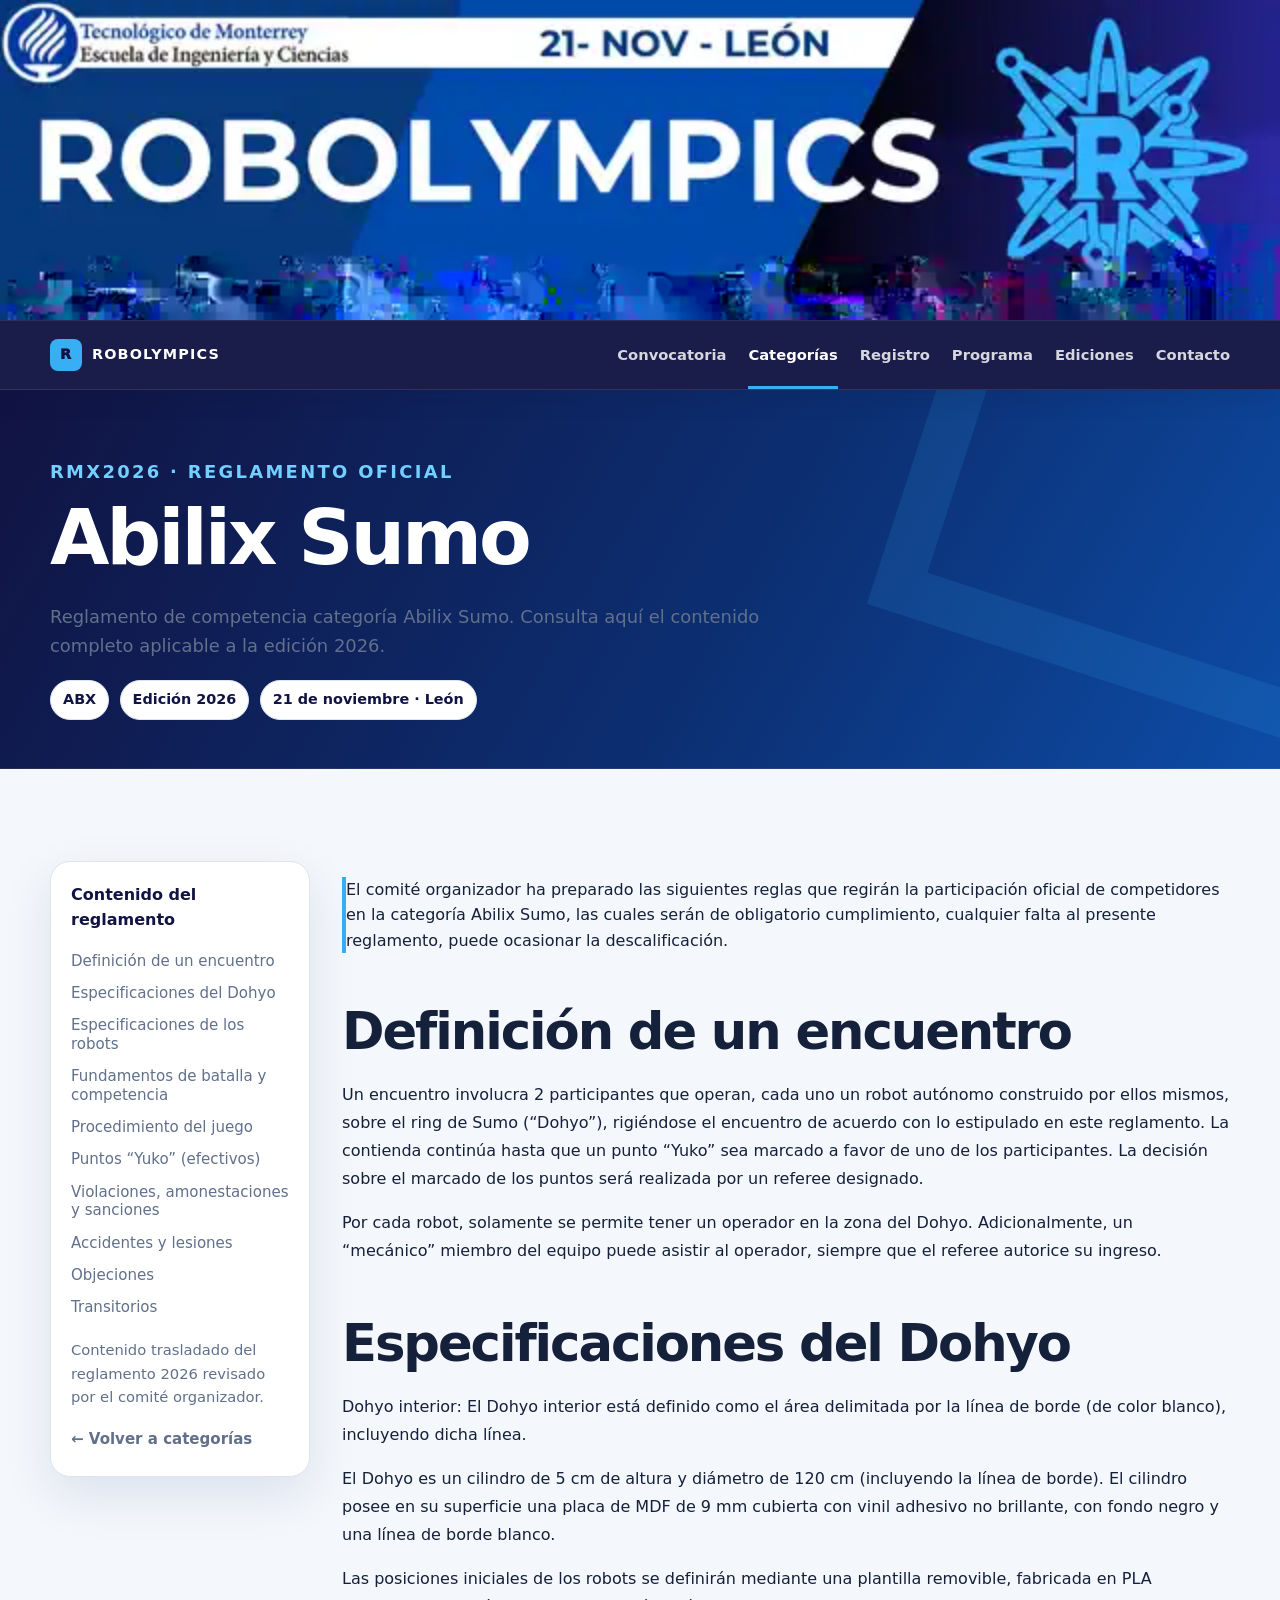
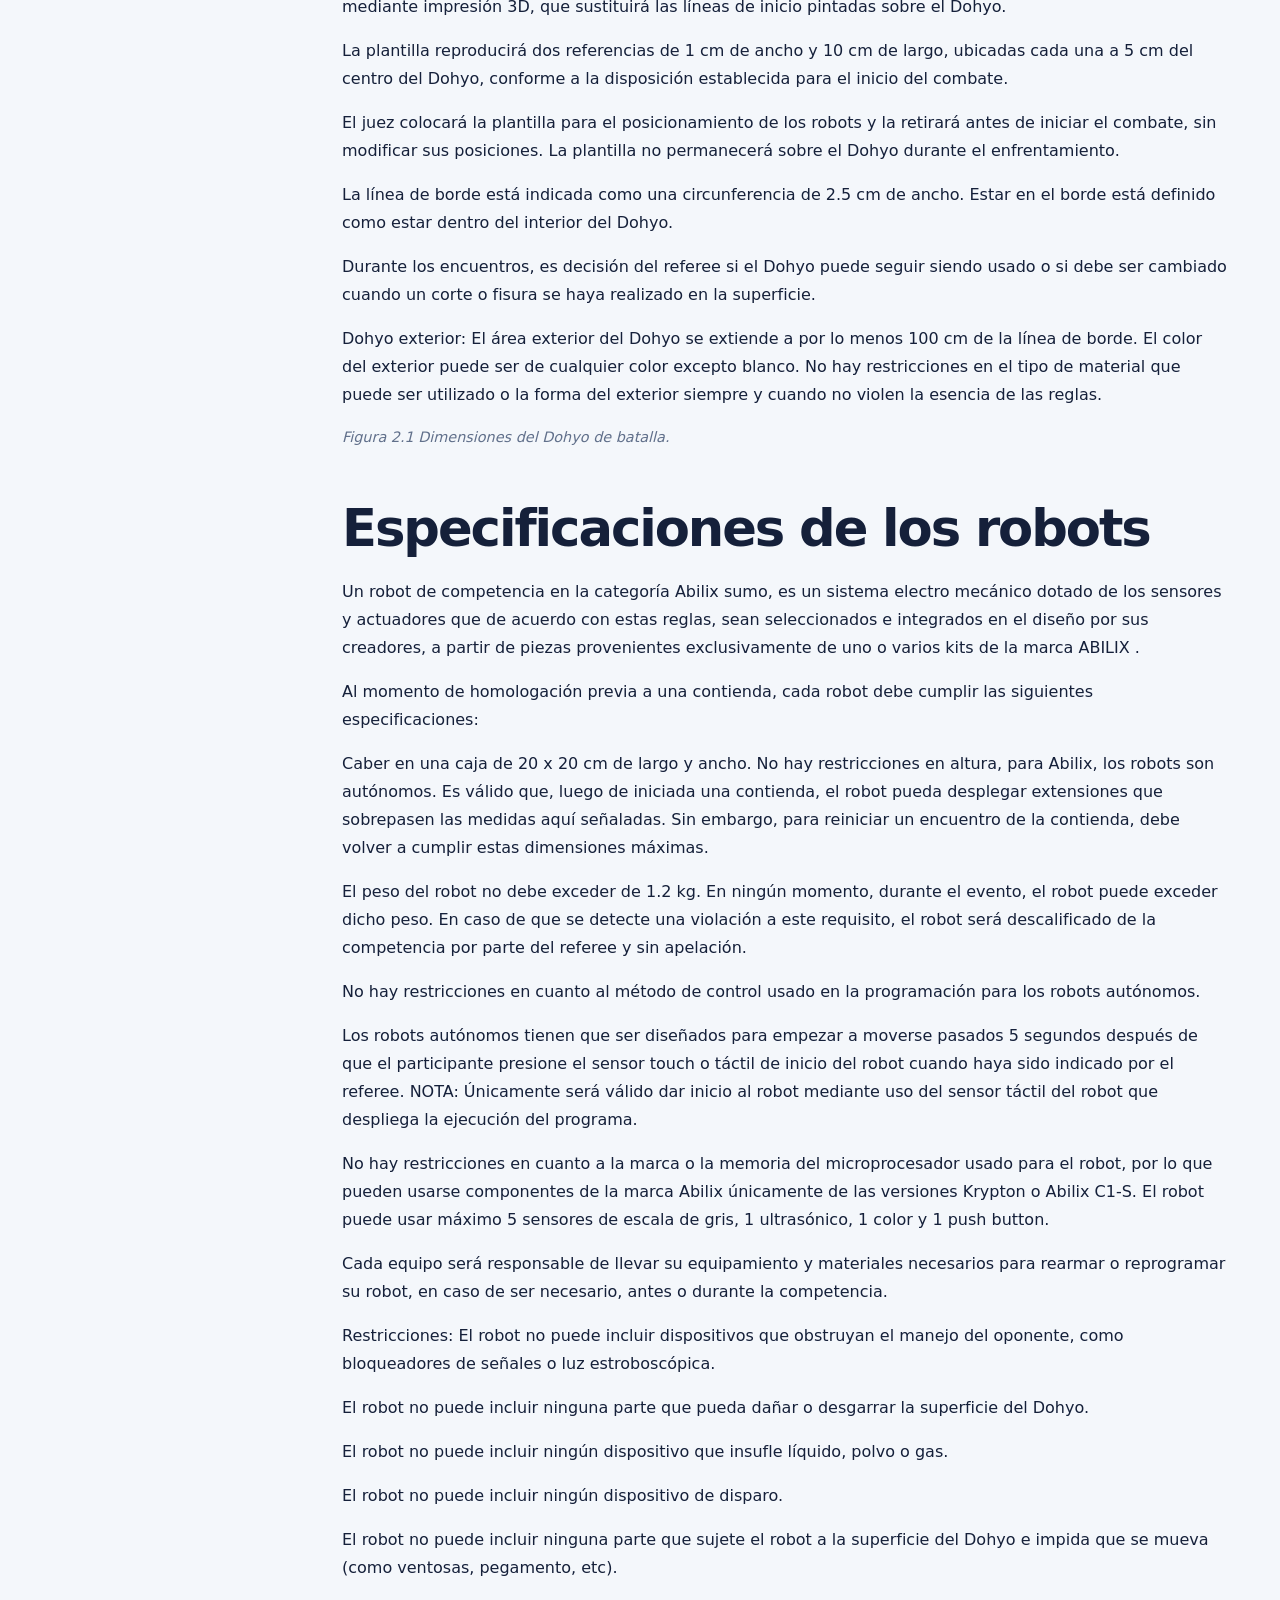
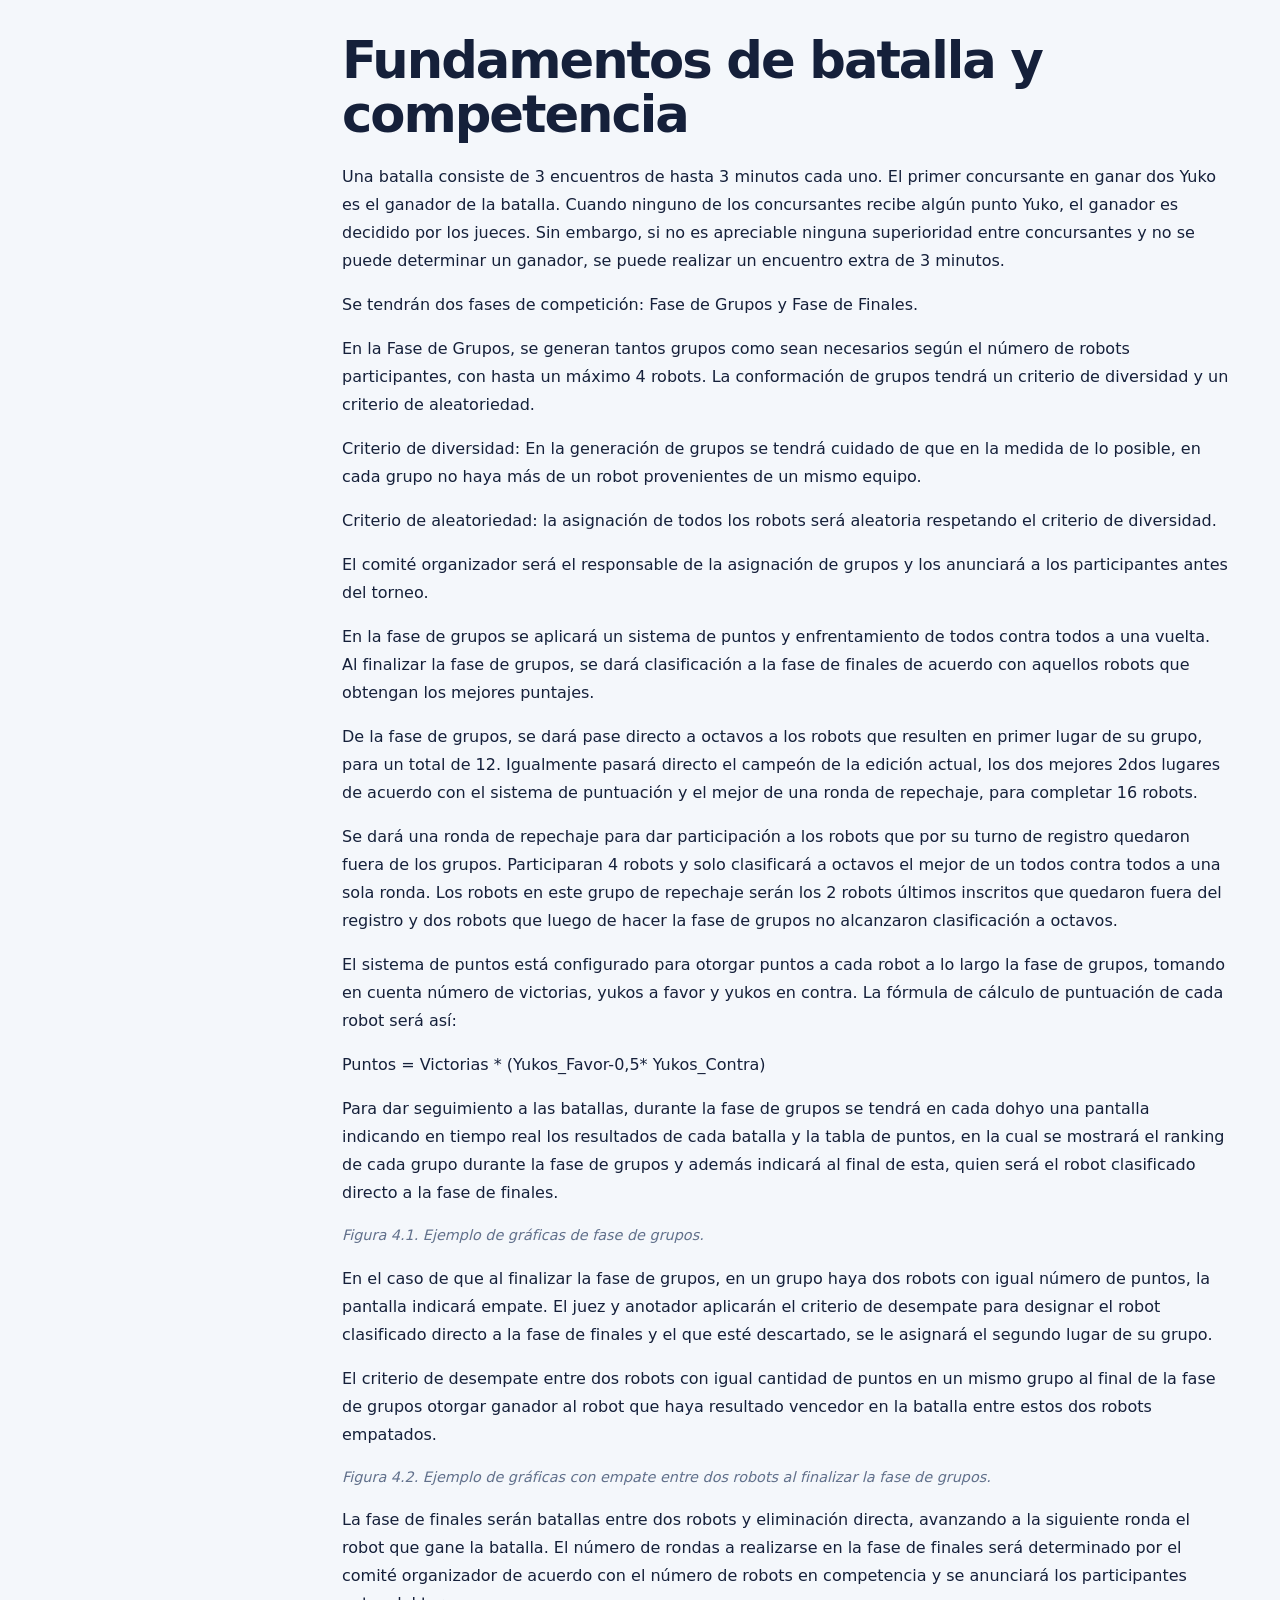
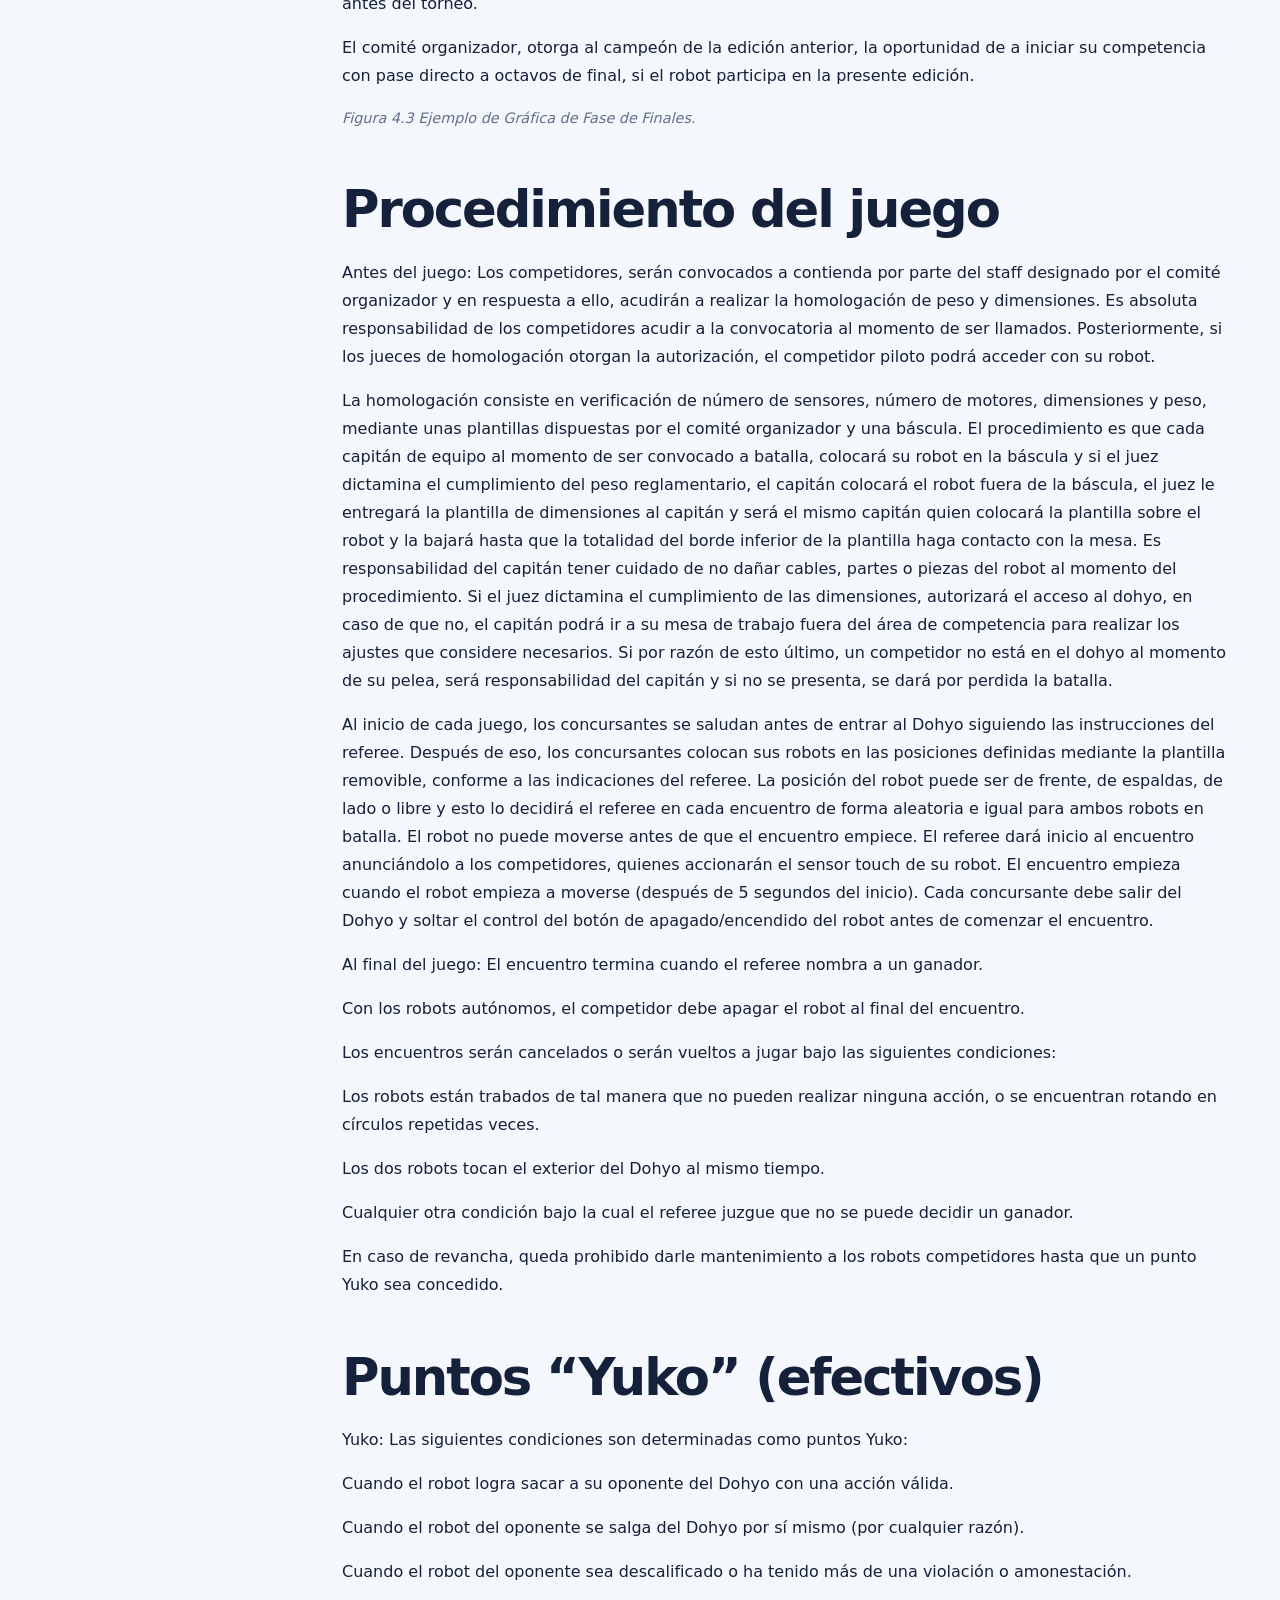
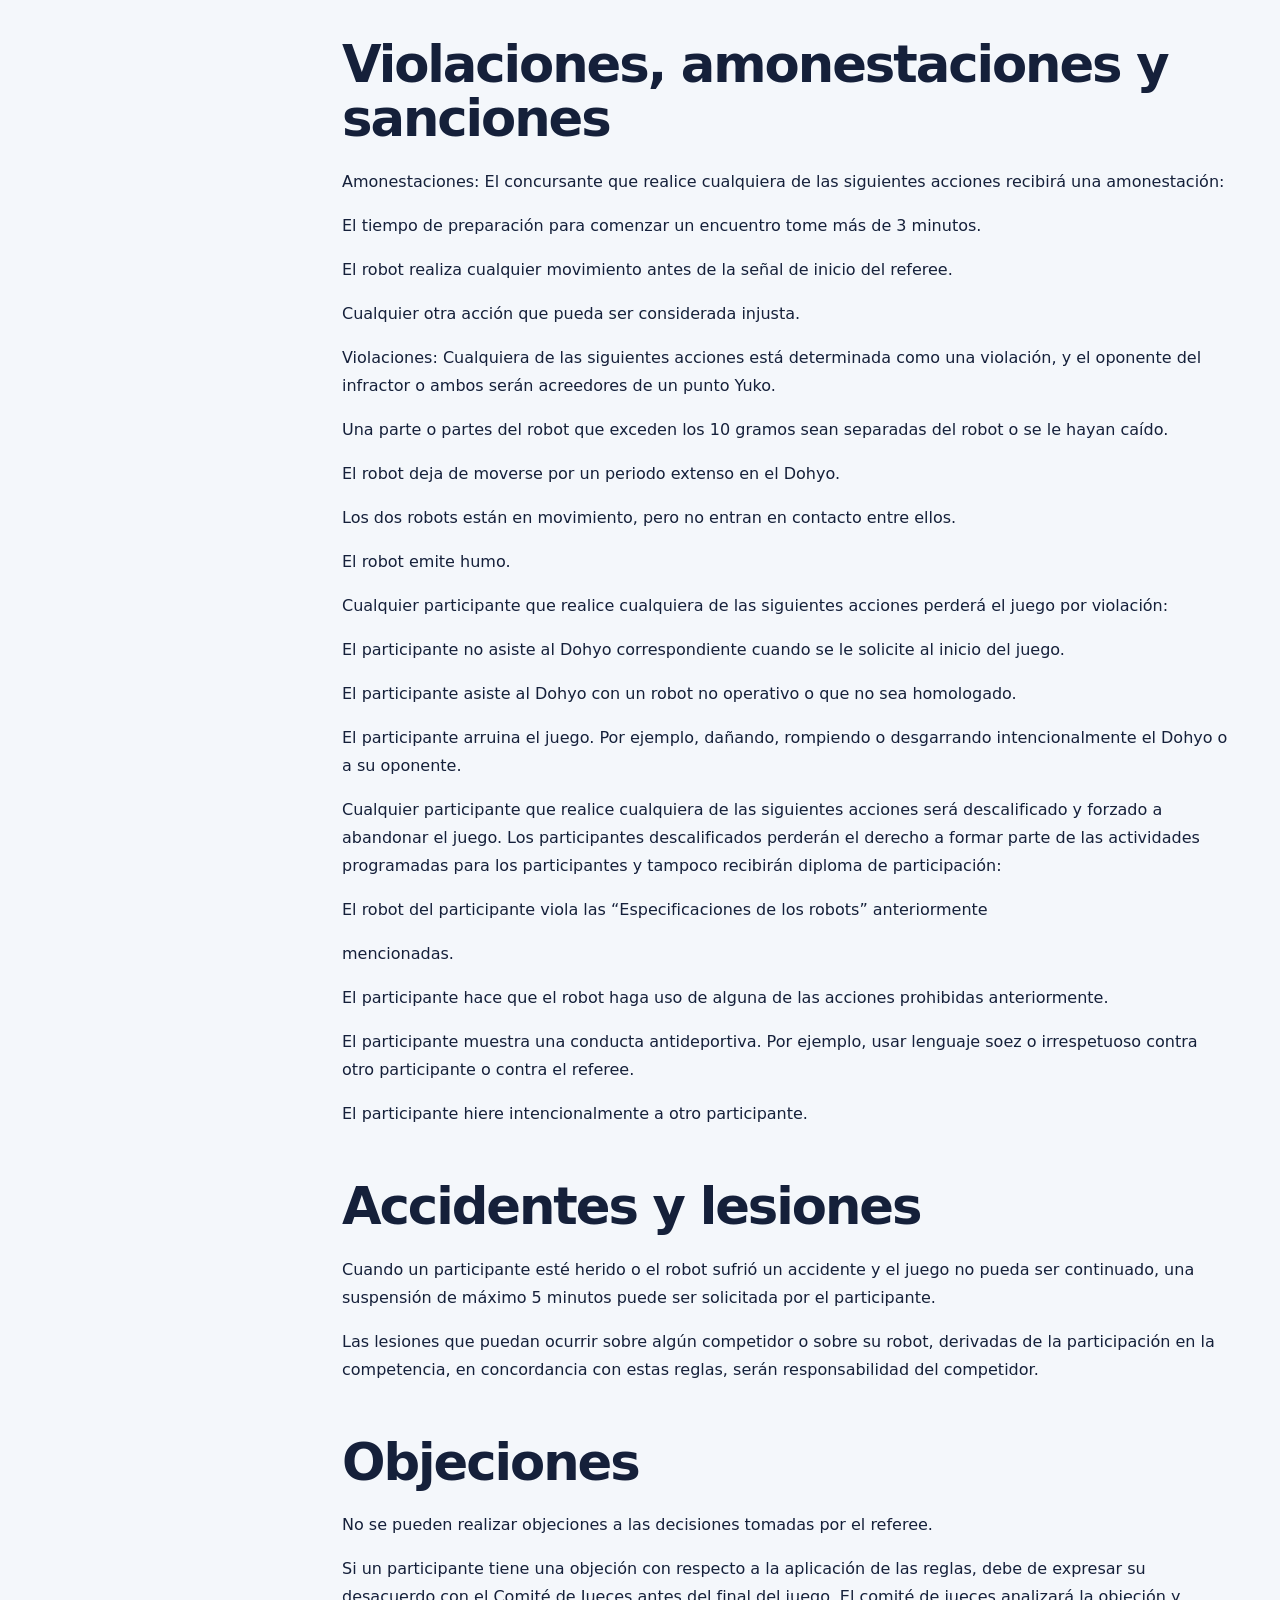
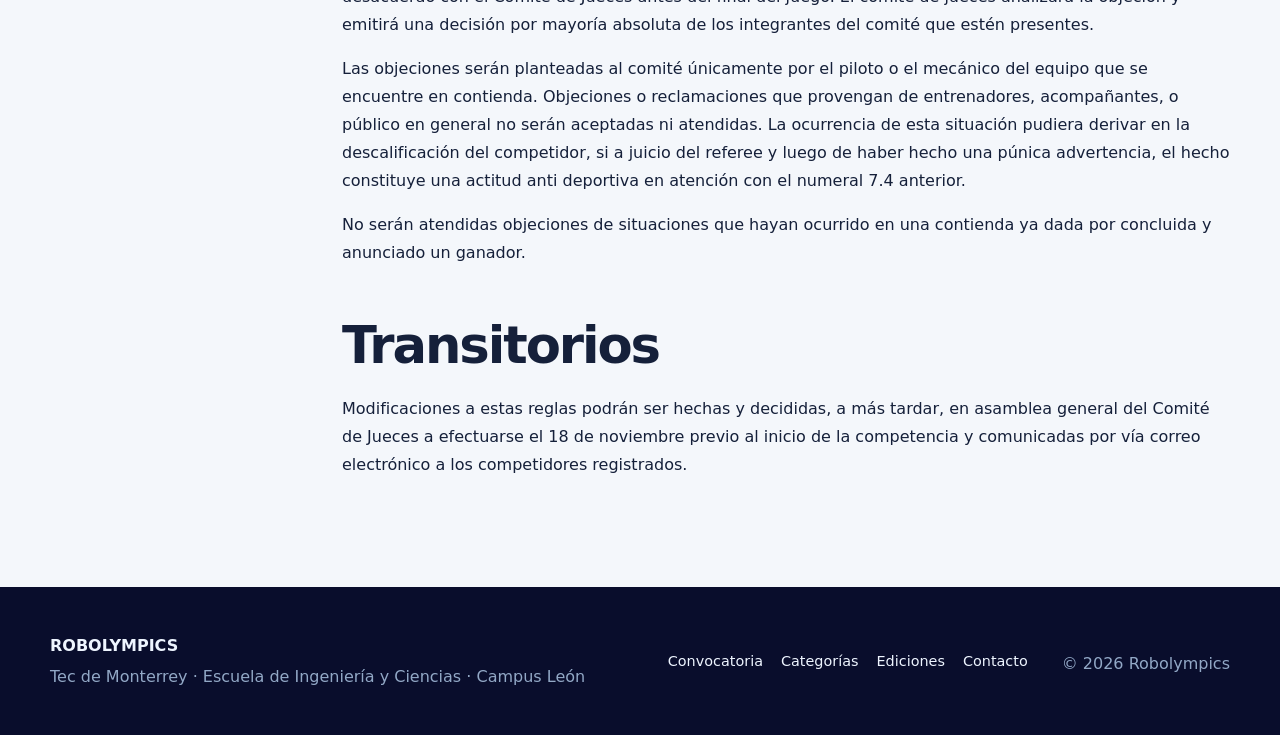
<file: pages/reglamento-abilix-sumo.html>
<!doctype html>
<html lang="es"><head><meta charset="utf-8"><meta name="viewport" content="width=device-width, initial-scale=1"><meta name="description" content="Reglamento Abilix Sumo para Robolympics RMX2026."><title>Reglamento Abilix Sumo RMX2026 | Robolympics</title><link rel="stylesheet" href="../assets/css/styles.css"><link rel="stylesheet" href="../assets/css/rmx2026.css"></head>
<body data-rule="abilix"><div class="event-banner" role="img" aria-label="Robolympics · Tec de Monterrey Escuela de Ingeniería y Ciencias · 21 de noviembre · León"><div class="event-banner-inner"><a class="event-banner-link" href="../index.html" aria-label="Robolympics inicio"></a></div></div><header class="site-header"><div class="container nav-wrap"><a class="nav-home" href="../index.html">ROBOLYMPICS</a><button class="menu-toggle" type="button" aria-expanded="false" aria-controls="main-nav">Menú</button><nav id="main-nav" class="main-nav" aria-label="Navegación principal"><a href="convocatoria.html">Convocatoria</a><a href="categorias.html" aria-current="page">Categorías</a><a href="registro.html">Registro</a><a href="programa.html">Programa</a><a href="ediciones.html">Ediciones</a><a href="contacto.html">Contacto</a></nav></div></header><main id="rules-app"><section class="page-hero"><div class="container"><p class="eyebrow">RMX2026 · Reglamento oficial</p><h1>Abilix Sumo</h1><p>Cargando información del reglamento…</p></div></section></main><footer class="site-footer"><div class="container footer-grid"><div><strong>ROBOLYMPICS</strong><p>Tec de Monterrey · Escuela de Ingeniería y Ciencias · Campus León</p></div><div class="footer-links"><a href="convocatoria.html">Convocatoria</a><a href="categorias.html">Categorías</a><a href="ediciones.html">Ediciones</a><a href="contacto.html">Contacto</a></div><p class="copyright">© <span id="year"></span> Robolympics</p></div></footer><script src="../assets/js/main.js"></script><script src="../assets/js/reglas-abilix.js"></script><script src="../assets/js/reglamentos-render.js"></script></body></html>
</file>
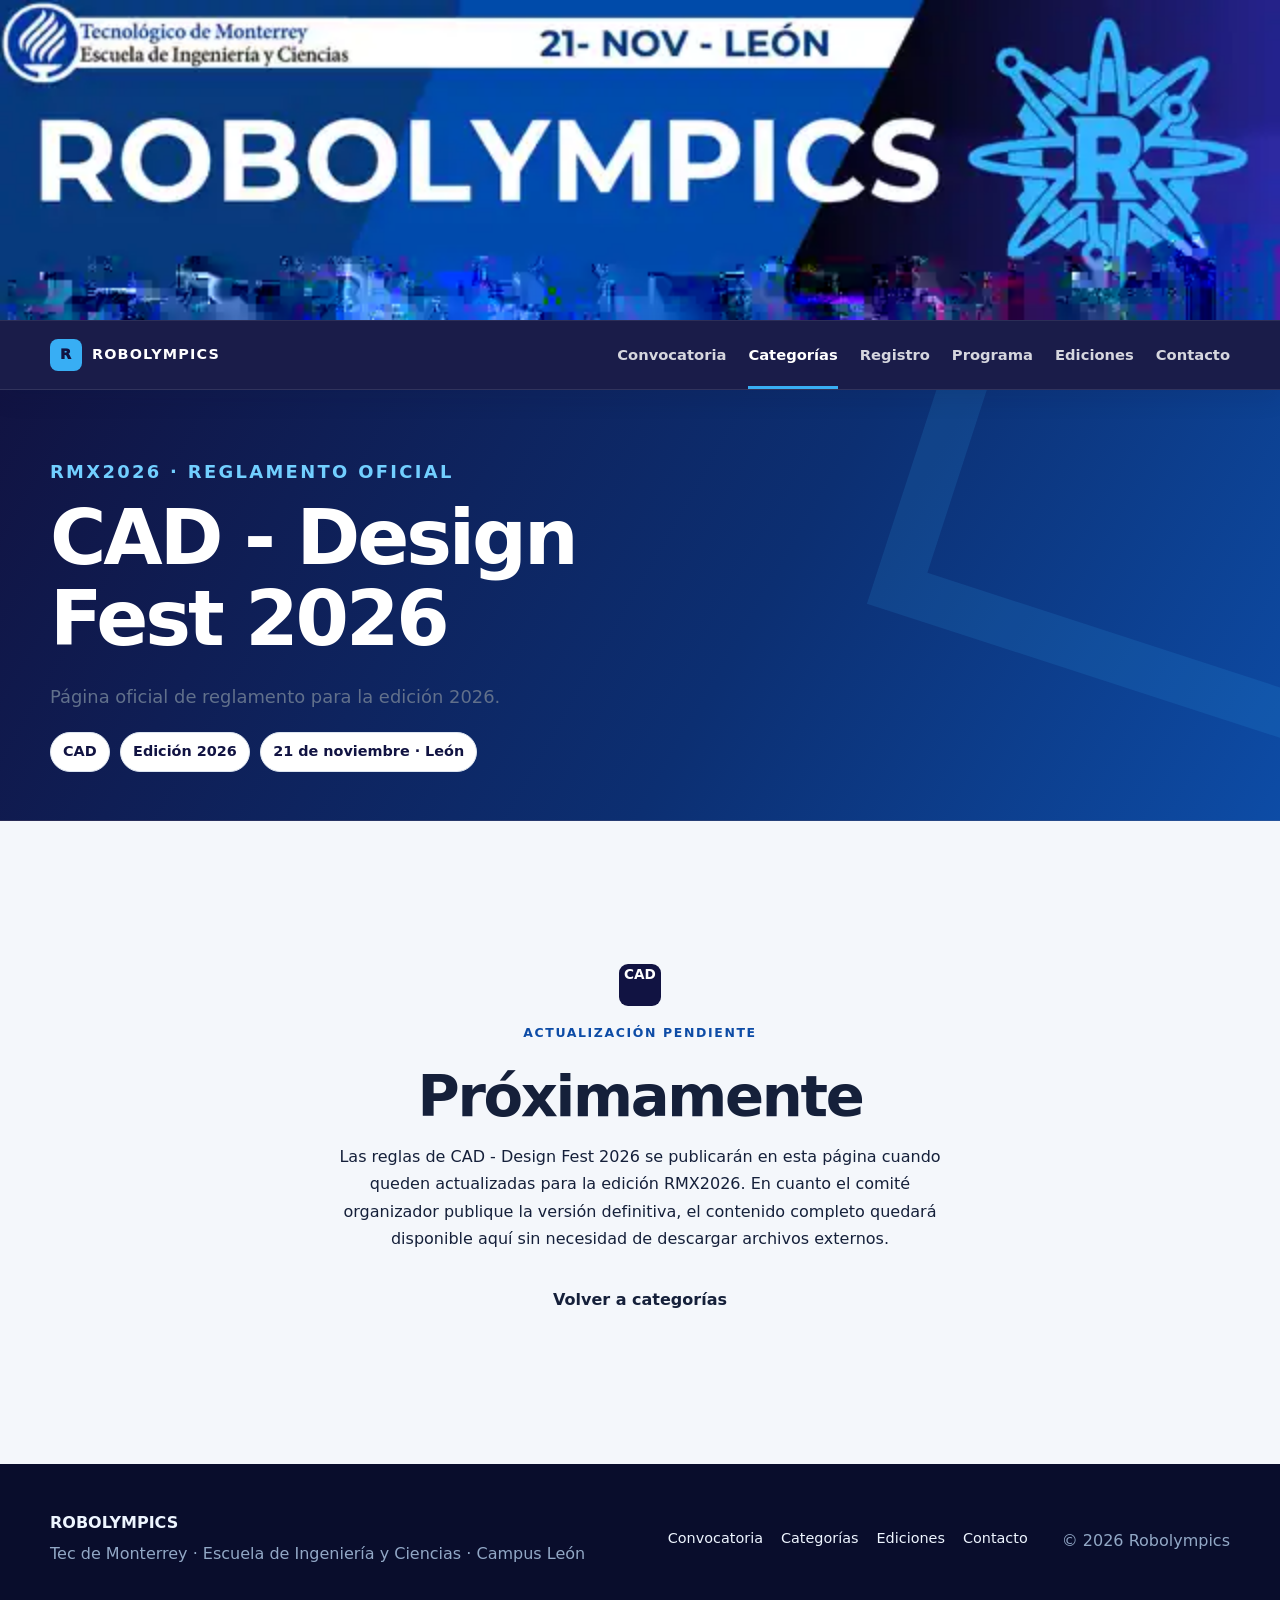
<file: pages/reglamento-cad-design-fest.html>
<!doctype html>
<html lang="es"><head><meta charset="utf-8"><meta name="viewport" content="width=device-width, initial-scale=1"><meta name="description" content="Reglamento CAD - Design Fest 2026 para Robolympics RMX2026."><title>Reglamento CAD - Design Fest 2026 | Robolympics</title><link rel="stylesheet" href="../assets/css/styles.css"><link rel="stylesheet" href="../assets/css/rmx2026.css"></head>
<body data-rule="cad"><div class="event-banner" role="img" aria-label="Robolympics · Tec de Monterrey Escuela de Ingeniería y Ciencias · 21 de noviembre · León"><div class="event-banner-inner"><a class="event-banner-link" href="../index.html" aria-label="Robolympics inicio"></a></div></div><header class="site-header"><div class="container nav-wrap"><a class="nav-home" href="../index.html">ROBOLYMPICS</a><button class="menu-toggle" type="button" aria-expanded="false" aria-controls="main-nav">Menú</button><nav id="main-nav" class="main-nav" aria-label="Navegación principal"><a href="convocatoria.html">Convocatoria</a><a href="categorias.html" aria-current="page">Categorías</a><a href="registro.html">Registro</a><a href="programa.html">Programa</a><a href="ediciones.html">Ediciones</a><a href="contacto.html">Contacto</a></nav></div></header><main id="rules-app"><section class="page-hero"><div class="container"><p class="eyebrow">RMX2026 · Reglamento oficial</p><h1>CAD - Design Fest 2026</h1><p>Cargando información del reglamento…</p></div></section></main><footer class="site-footer"><div class="container footer-grid"><div><strong>ROBOLYMPICS</strong><p>Tec de Monterrey · Escuela de Ingeniería y Ciencias · Campus León</p></div><div class="footer-links"><a href="convocatoria.html">Convocatoria</a><a href="categorias.html">Categorías</a><a href="ediciones.html">Ediciones</a><a href="contacto.html">Contacto</a></div><p class="copyright">© <span id="year"></span> Robolympics</p></div></footer><script src="../assets/js/main.js"></script><script src="../assets/js/reglamentos-render.js"></script></body></html>
</file>
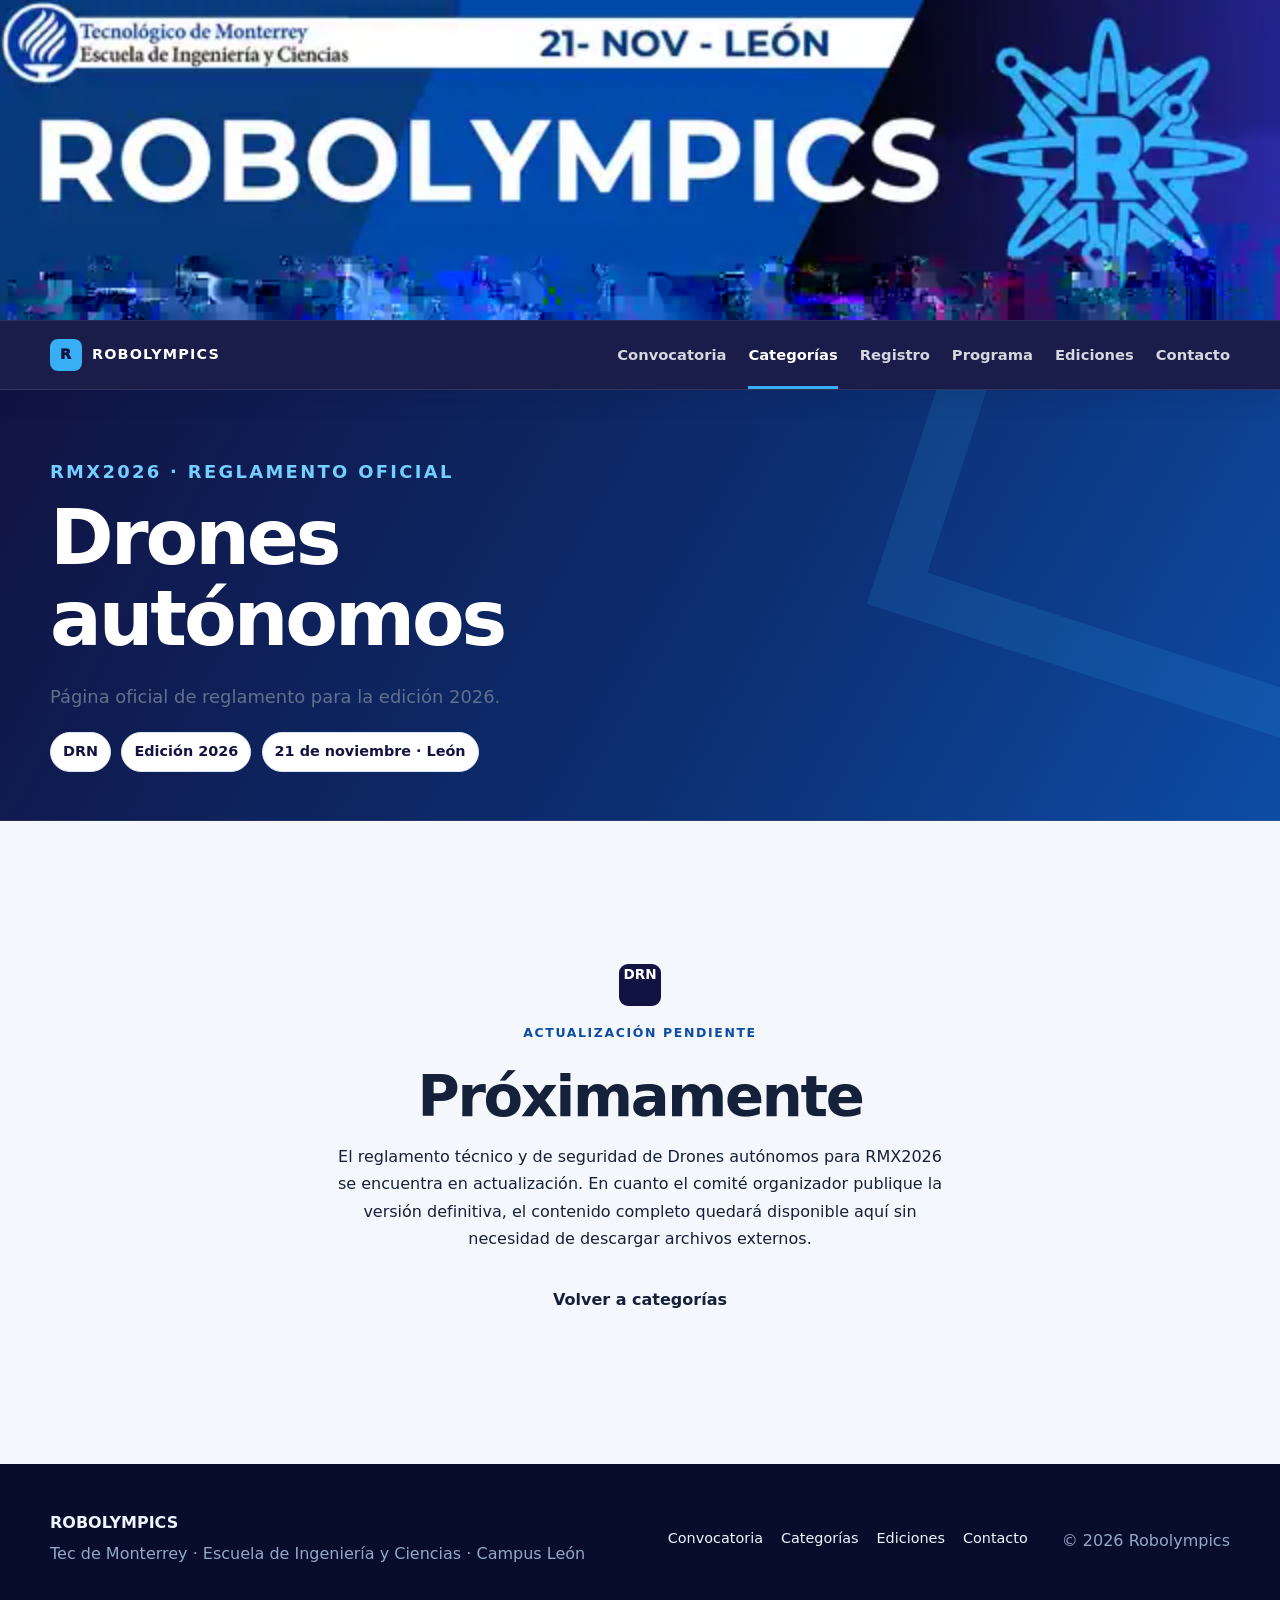
<file: pages/reglamento-drones.html>
<!doctype html>
<html lang="es"><head><meta charset="utf-8"><meta name="viewport" content="width=device-width, initial-scale=1"><meta name="description" content="Reglamento Drones autónomos para Robolympics RMX2026."><title>Reglamento Drones autónomos RMX2026 | Robolympics</title><link rel="stylesheet" href="../assets/css/styles.css"><link rel="stylesheet" href="../assets/css/rmx2026.css"></head>
<body data-rule="drones"><div class="event-banner" role="img" aria-label="Robolympics · Tec de Monterrey Escuela de Ingeniería y Ciencias · 21 de noviembre · León"><div class="event-banner-inner"><a class="event-banner-link" href="../index.html" aria-label="Robolympics inicio"></a></div></div><header class="site-header"><div class="container nav-wrap"><a class="nav-home" href="../index.html">ROBOLYMPICS</a><button class="menu-toggle" type="button" aria-expanded="false" aria-controls="main-nav">Menú</button><nav id="main-nav" class="main-nav" aria-label="Navegación principal"><a href="convocatoria.html">Convocatoria</a><a href="categorias.html" aria-current="page">Categorías</a><a href="registro.html">Registro</a><a href="programa.html">Programa</a><a href="ediciones.html">Ediciones</a><a href="contacto.html">Contacto</a></nav></div></header><main id="rules-app"><section class="page-hero"><div class="container"><p class="eyebrow">RMX2026 · Reglamento oficial</p><h1>Drones autónomos</h1><p>Cargando información del reglamento…</p></div></section></main><footer class="site-footer"><div class="container footer-grid"><div><strong>ROBOLYMPICS</strong><p>Tec de Monterrey · Escuela de Ingeniería y Ciencias · Campus León</p></div><div class="footer-links"><a href="convocatoria.html">Convocatoria</a><a href="categorias.html">Categorías</a><a href="ediciones.html">Ediciones</a><a href="contacto.html">Contacto</a></div><p class="copyright">© <span id="year"></span> Robolympics</p></div></footer><script src="../assets/js/main.js"></script><script src="../assets/js/reglamentos-render.js"></script></body></html>
</file>
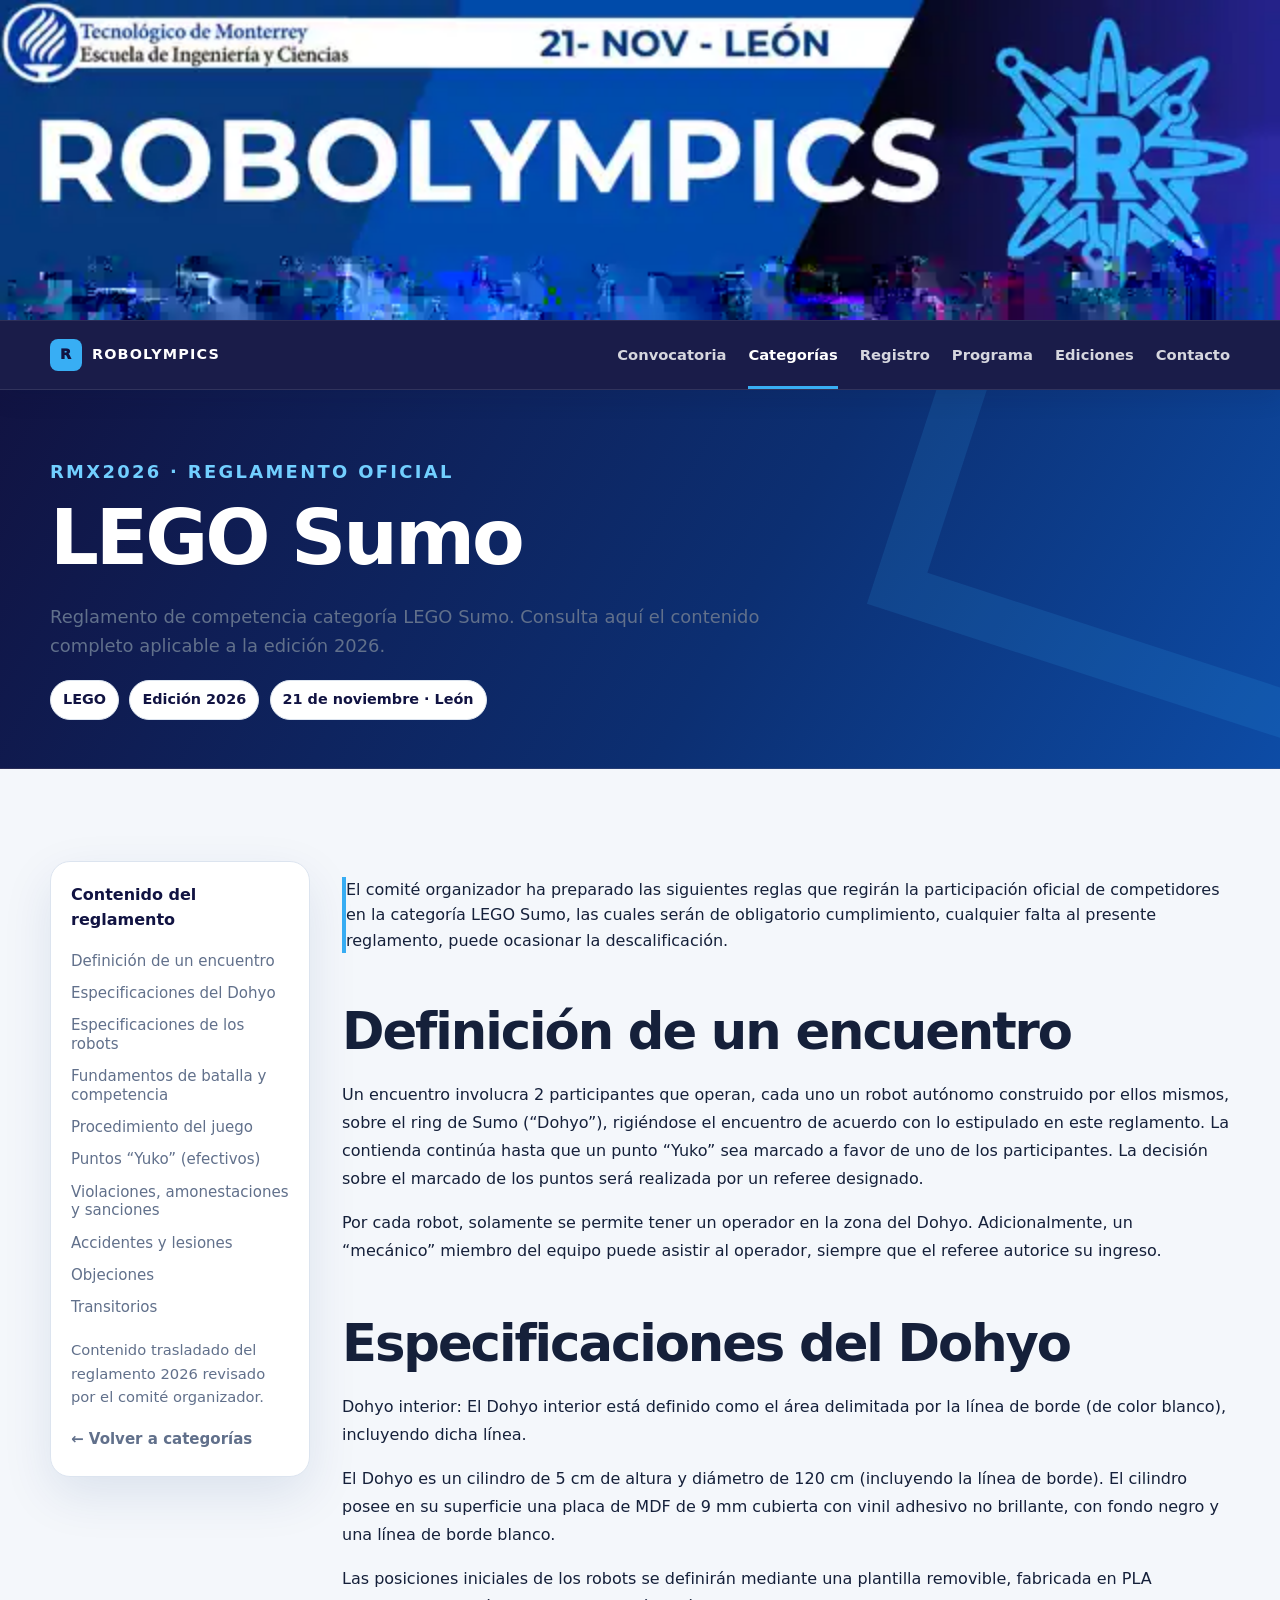
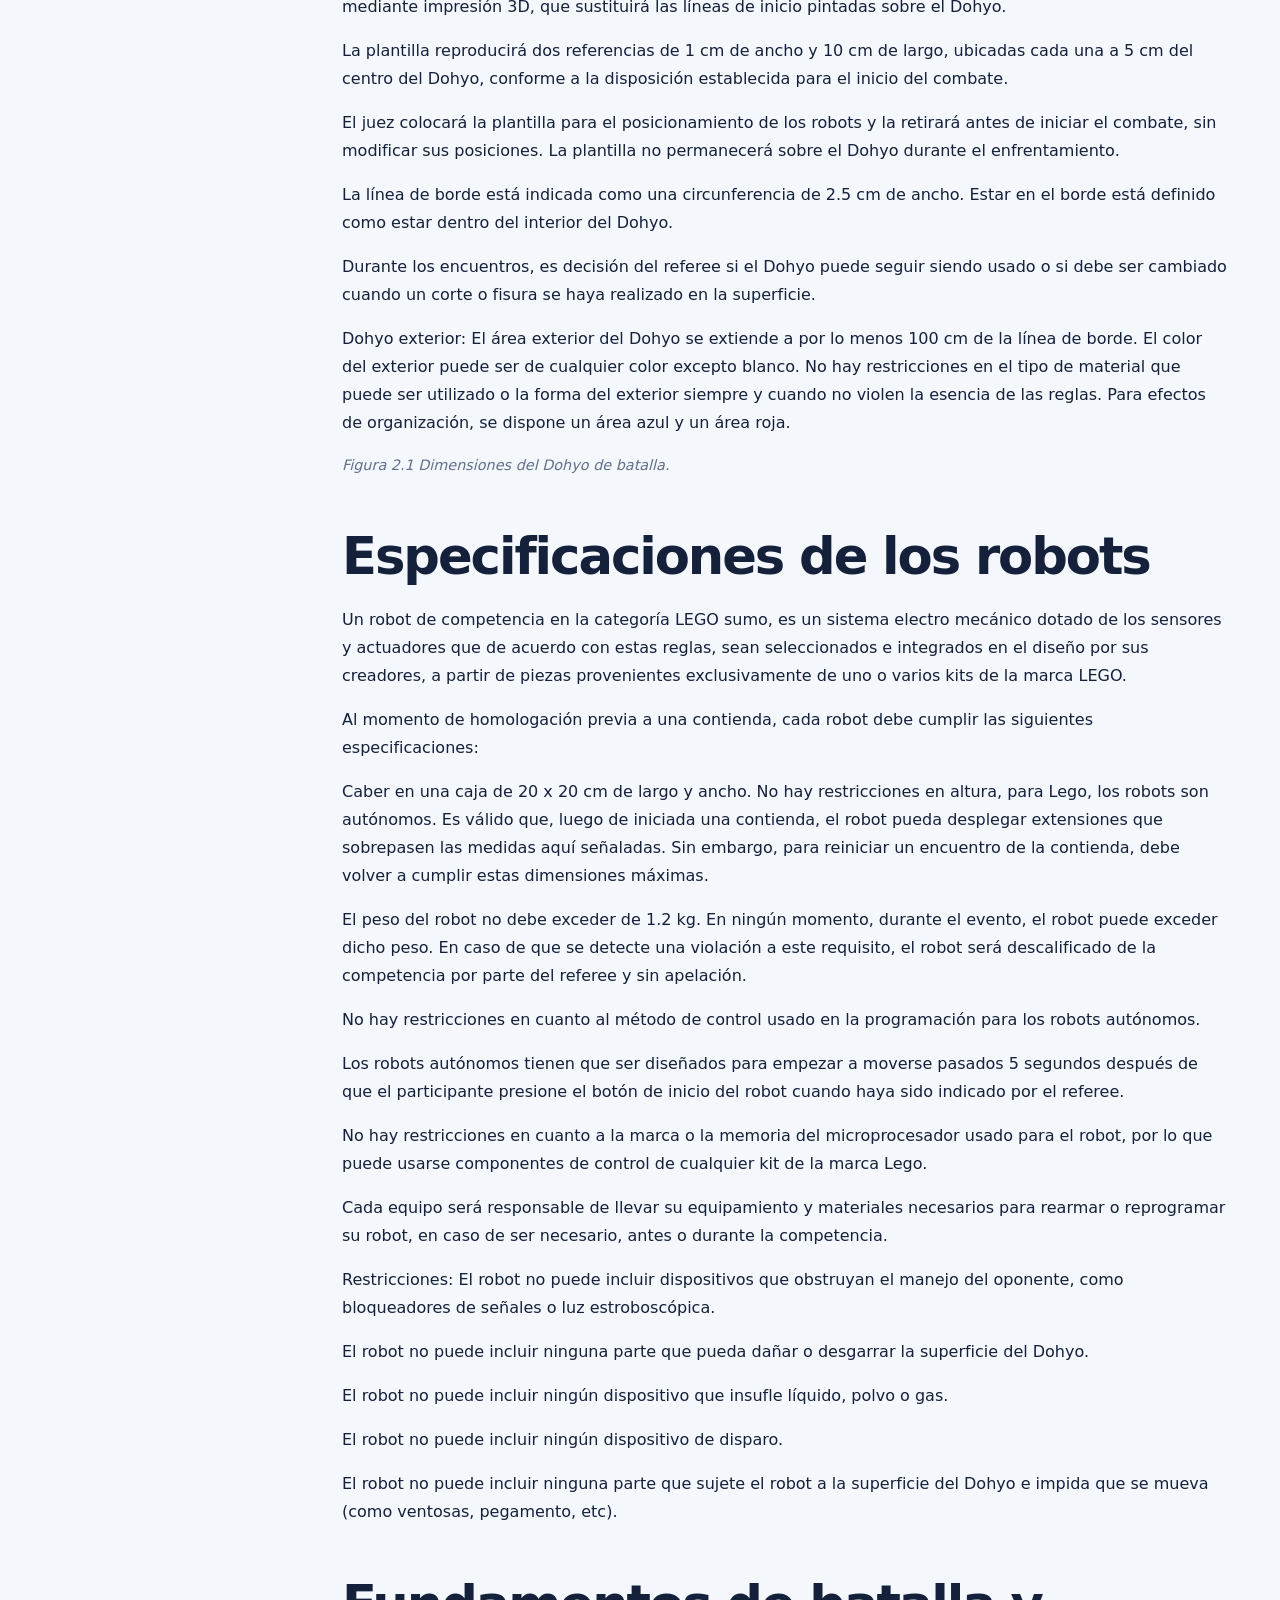
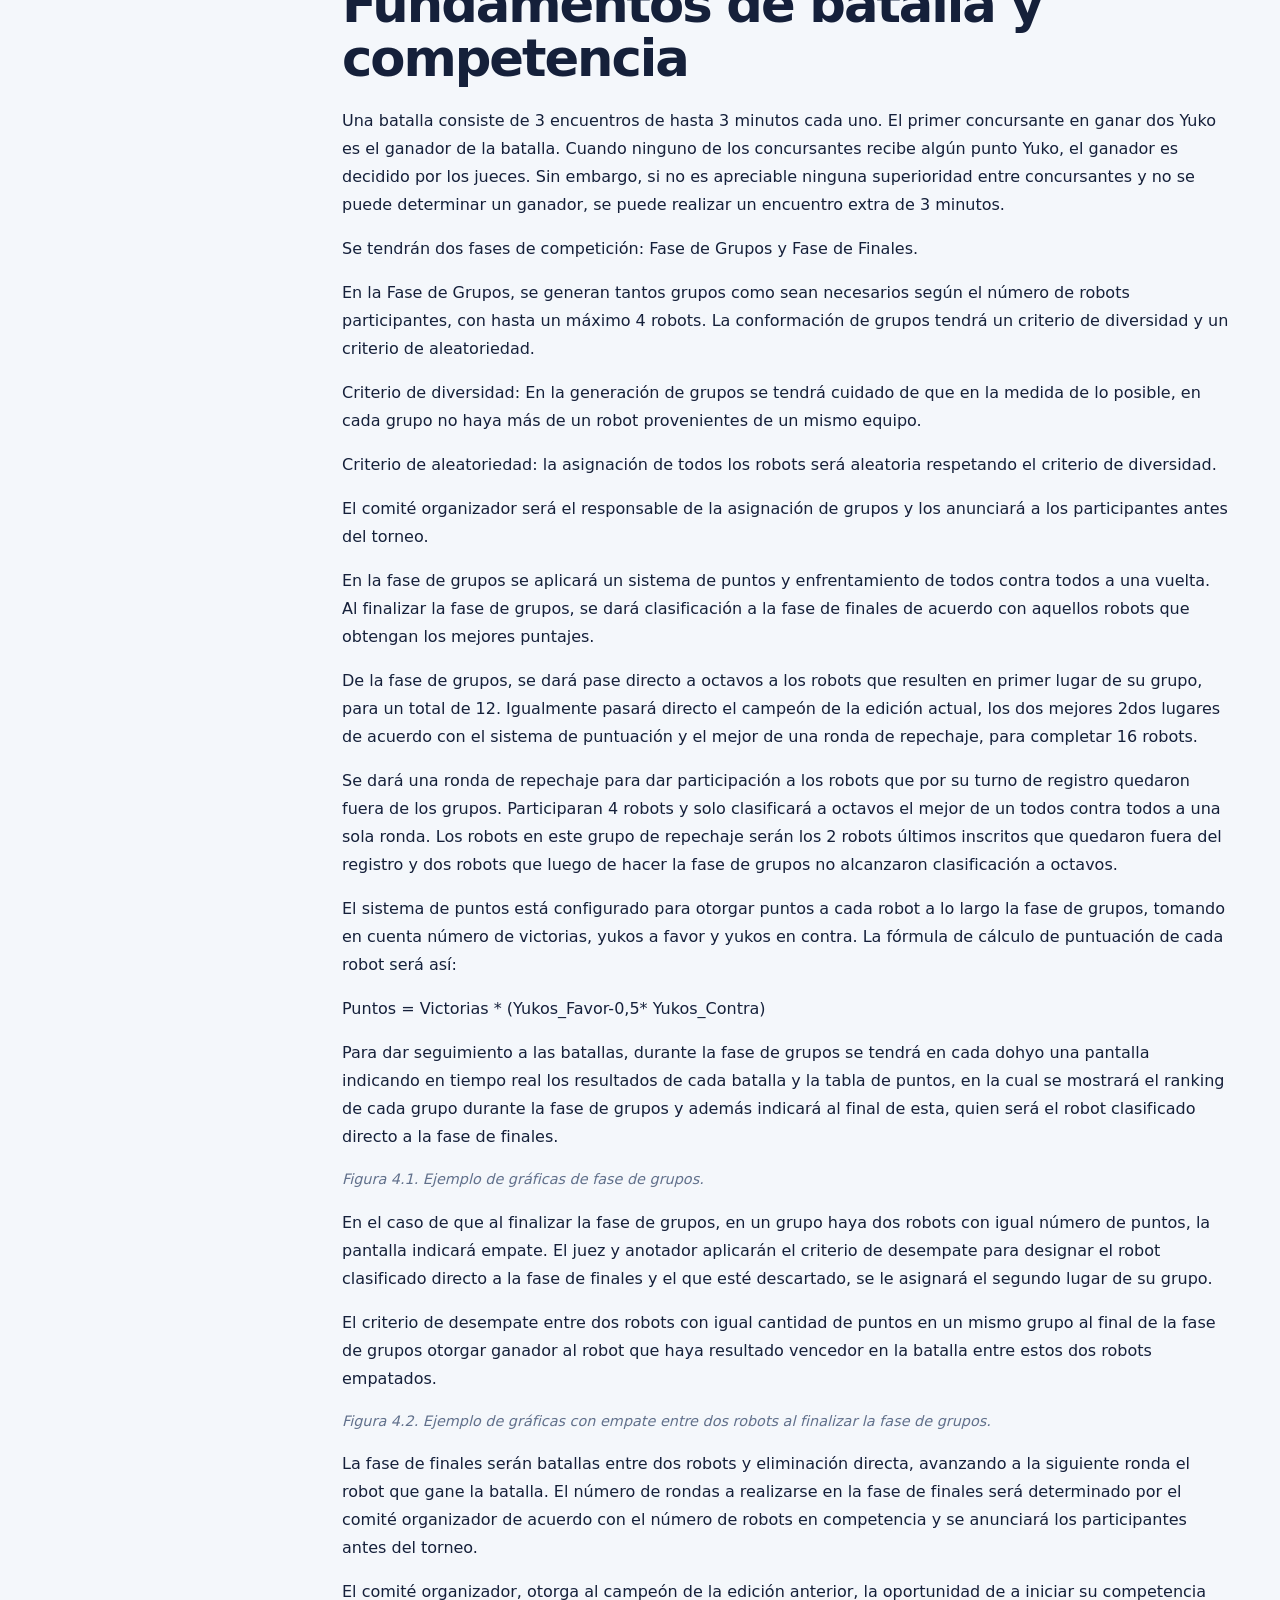
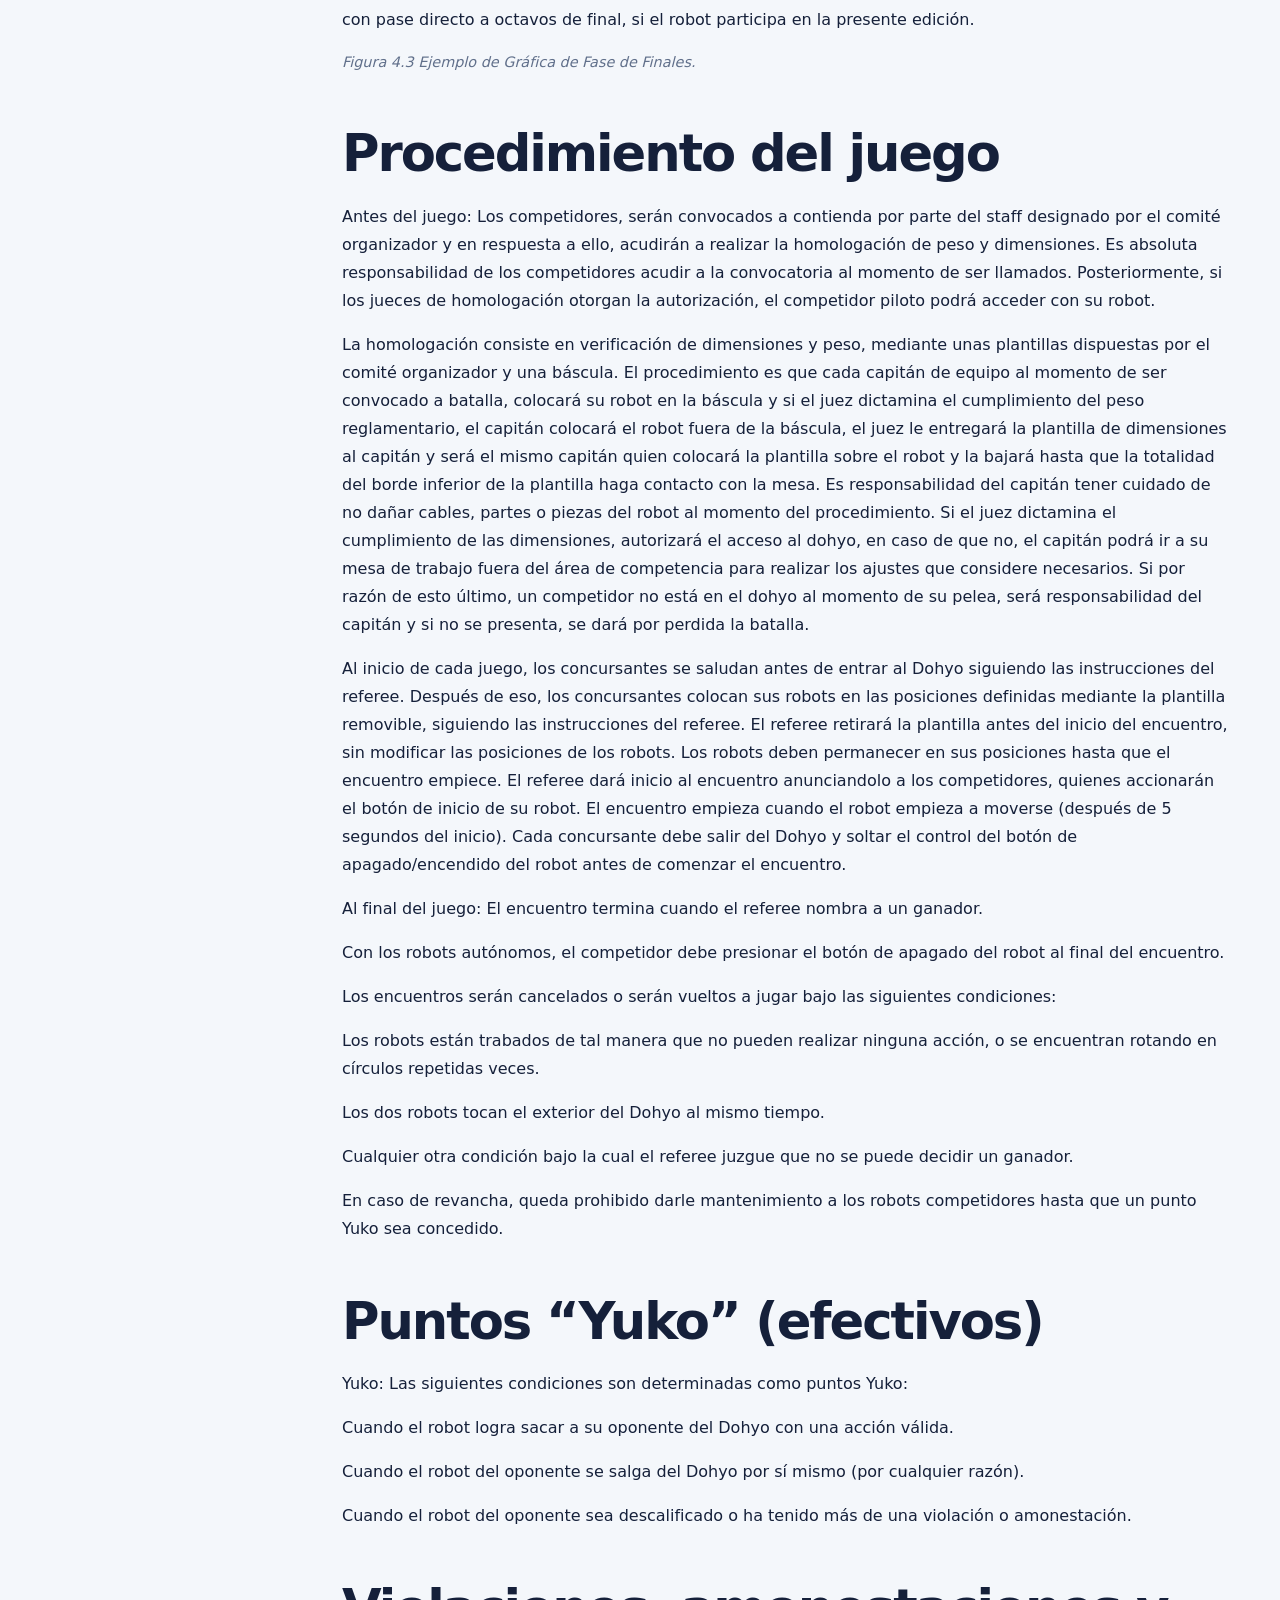
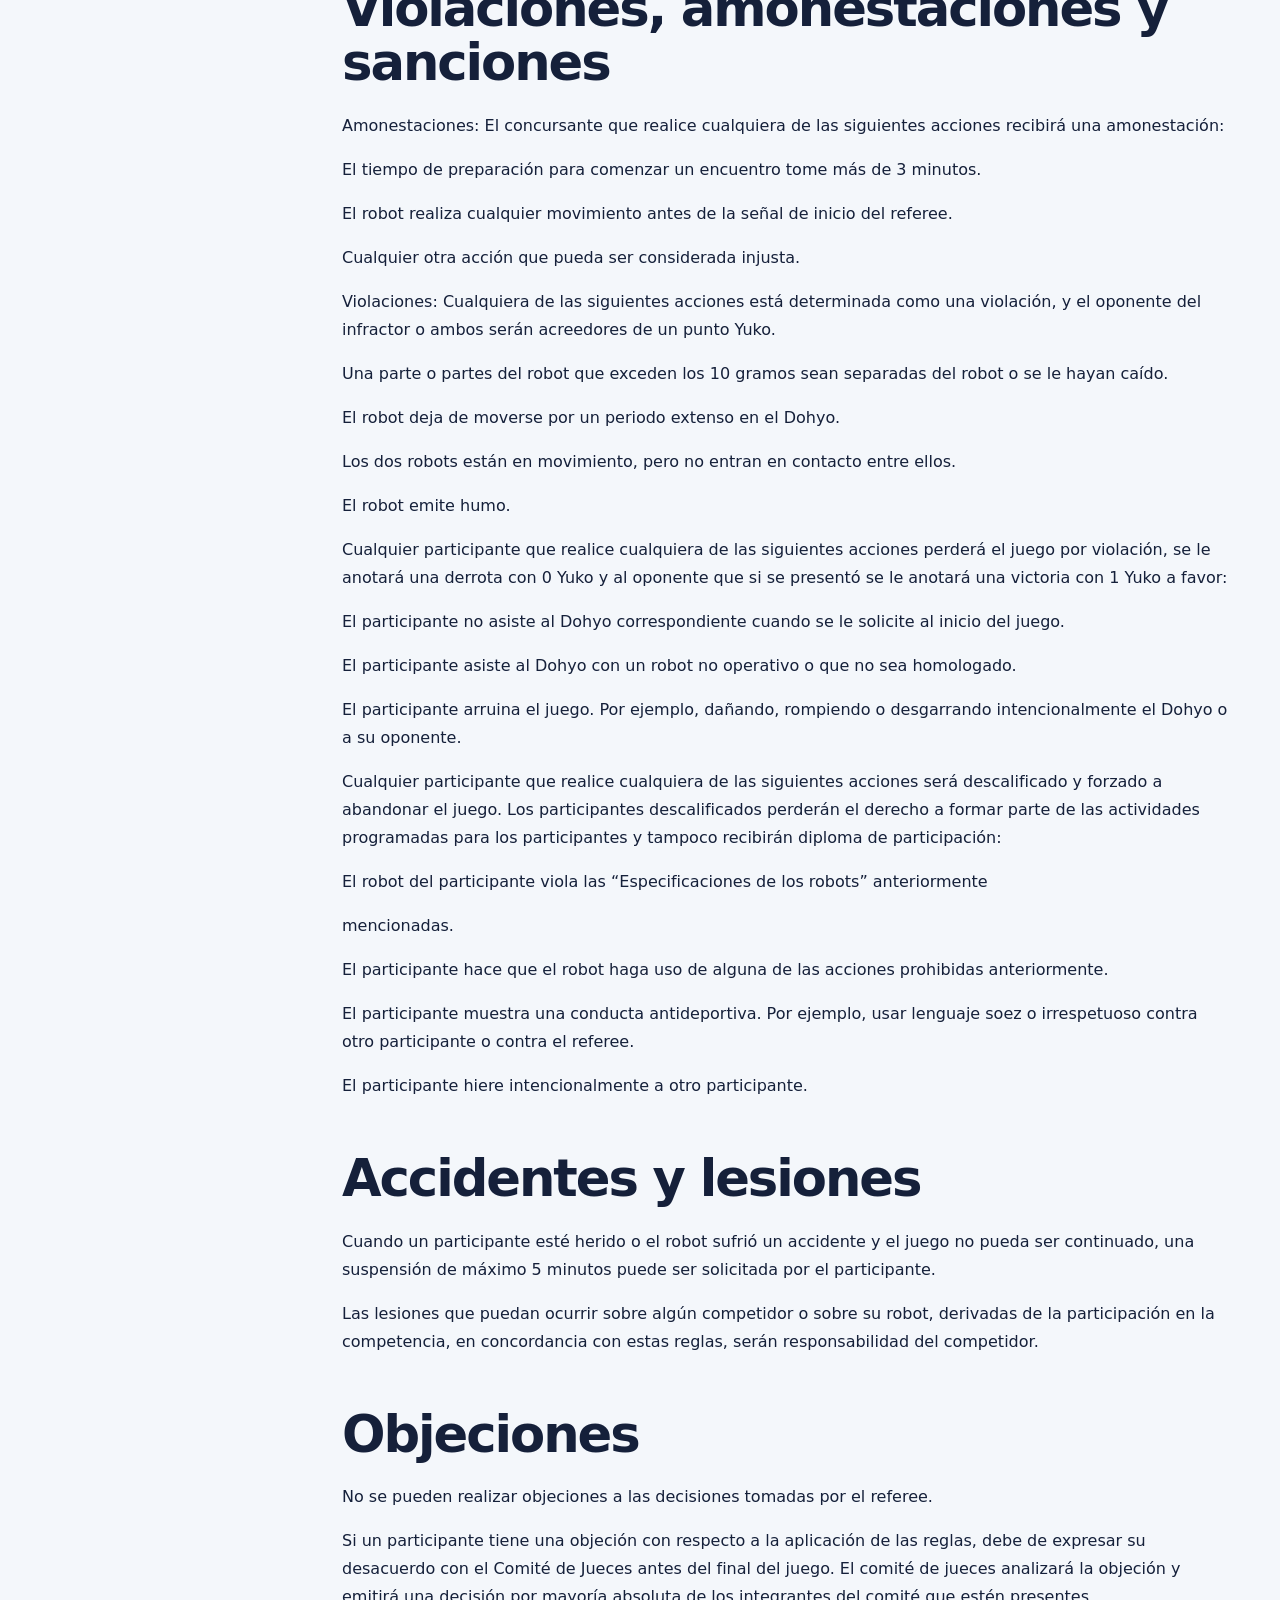
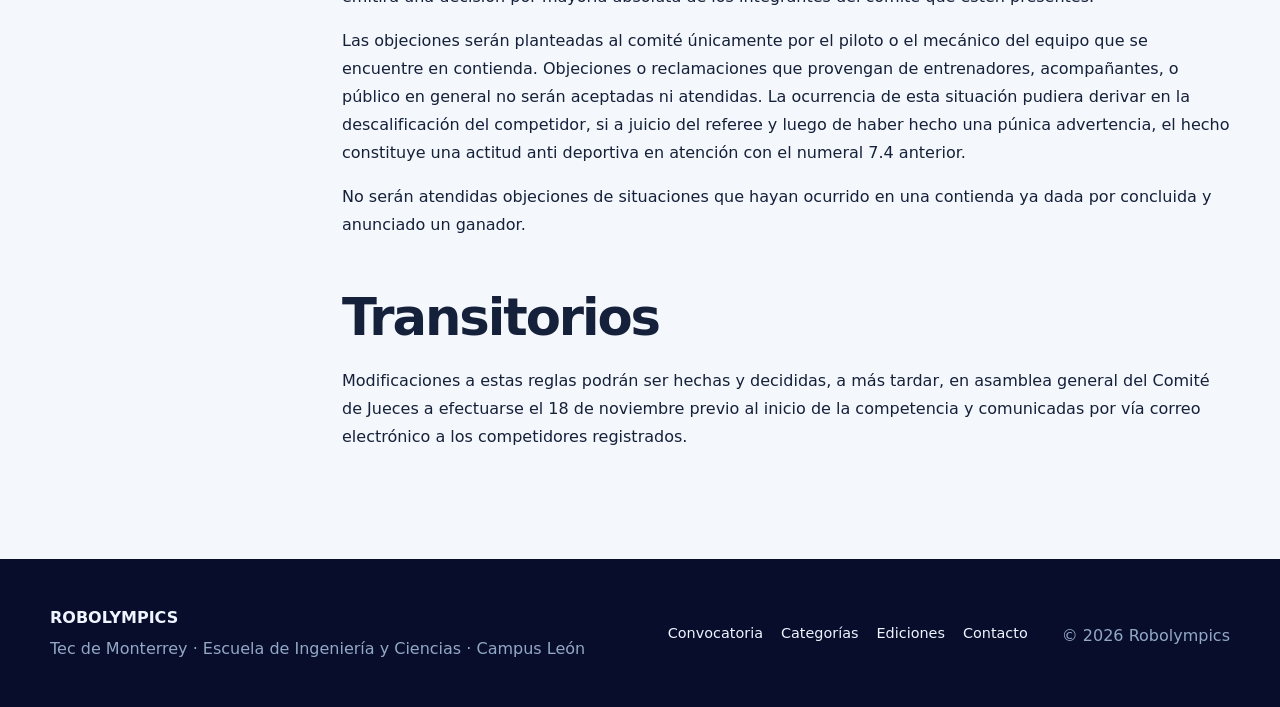
<file: pages/reglamento-lego-sumo.html>
<!doctype html>
<html lang="es"><head><meta charset="utf-8"><meta name="viewport" content="width=device-width, initial-scale=1"><meta name="description" content="Reglamento Lego Sumo para Robolympics RMX2026."><title>Reglamento Lego Sumo RMX2026 | Robolympics</title><link rel="stylesheet" href="../assets/css/styles.css"><link rel="stylesheet" href="../assets/css/rmx2026.css"></head>
<body data-rule="lego"><div class="event-banner" role="img" aria-label="Robolympics · Tec de Monterrey Escuela de Ingeniería y Ciencias · 21 de noviembre · León"><div class="event-banner-inner"><a class="event-banner-link" href="../index.html" aria-label="Robolympics inicio"></a></div></div><header class="site-header"><div class="container nav-wrap"><a class="nav-home" href="../index.html">ROBOLYMPICS</a><button class="menu-toggle" type="button" aria-expanded="false" aria-controls="main-nav">Menú</button><nav id="main-nav" class="main-nav" aria-label="Navegación principal"><a href="convocatoria.html">Convocatoria</a><a href="categorias.html" aria-current="page">Categorías</a><a href="registro.html">Registro</a><a href="programa.html">Programa</a><a href="ediciones.html">Ediciones</a><a href="contacto.html">Contacto</a></nav></div></header><main id="rules-app"><section class="page-hero"><div class="container"><p class="eyebrow">RMX2026 · Reglamento oficial</p><h1>Lego Sumo</h1><p>Cargando información del reglamento…</p></div></section></main><footer class="site-footer"><div class="container footer-grid"><div><strong>ROBOLYMPICS</strong><p>Tec de Monterrey · Escuela de Ingeniería y Ciencias · Campus León</p></div><div class="footer-links"><a href="convocatoria.html">Convocatoria</a><a href="categorias.html">Categorías</a><a href="ediciones.html">Ediciones</a><a href="contacto.html">Contacto</a></div><p class="copyright">© <span id="year"></span> Robolympics</p></div></footer><script src="../assets/js/main.js"></script><script src="../assets/js/reglas-lego.js"></script><script src="../assets/js/reglamentos-render.js"></script></body></html>
</file>
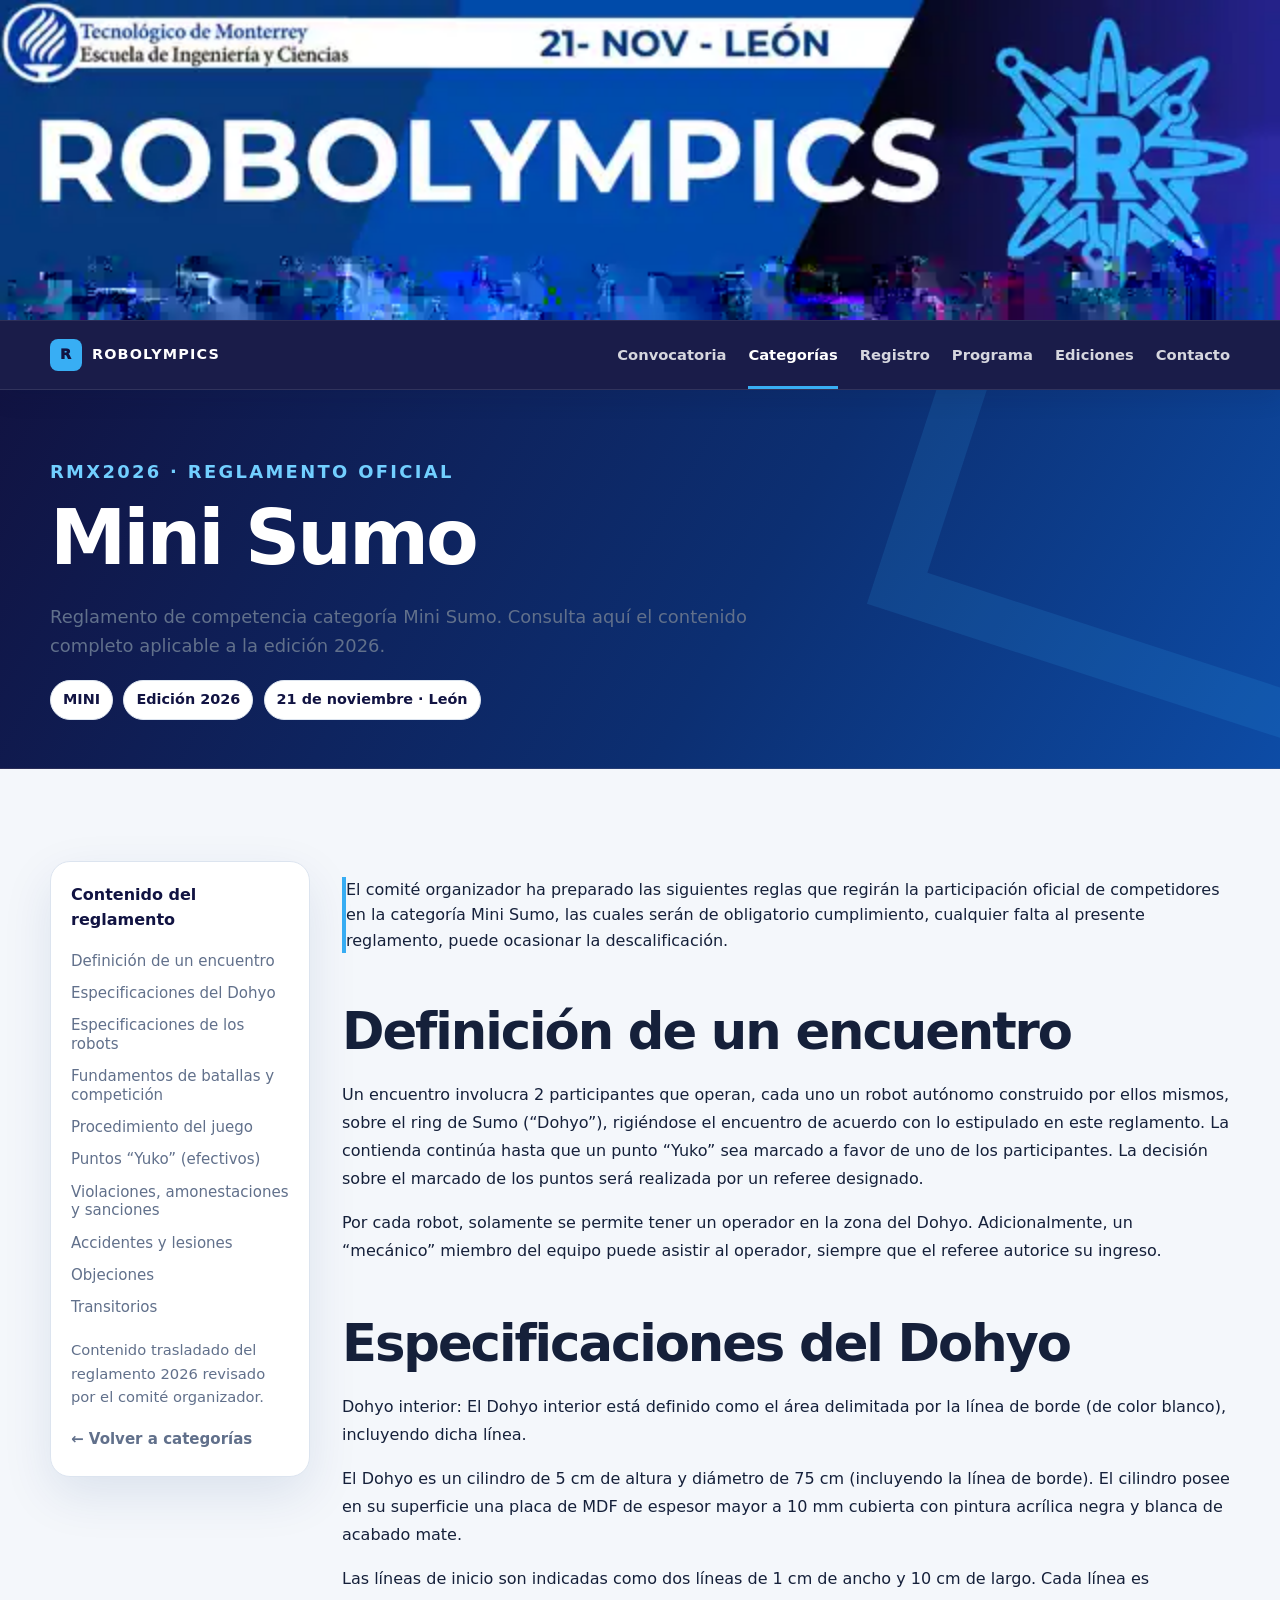
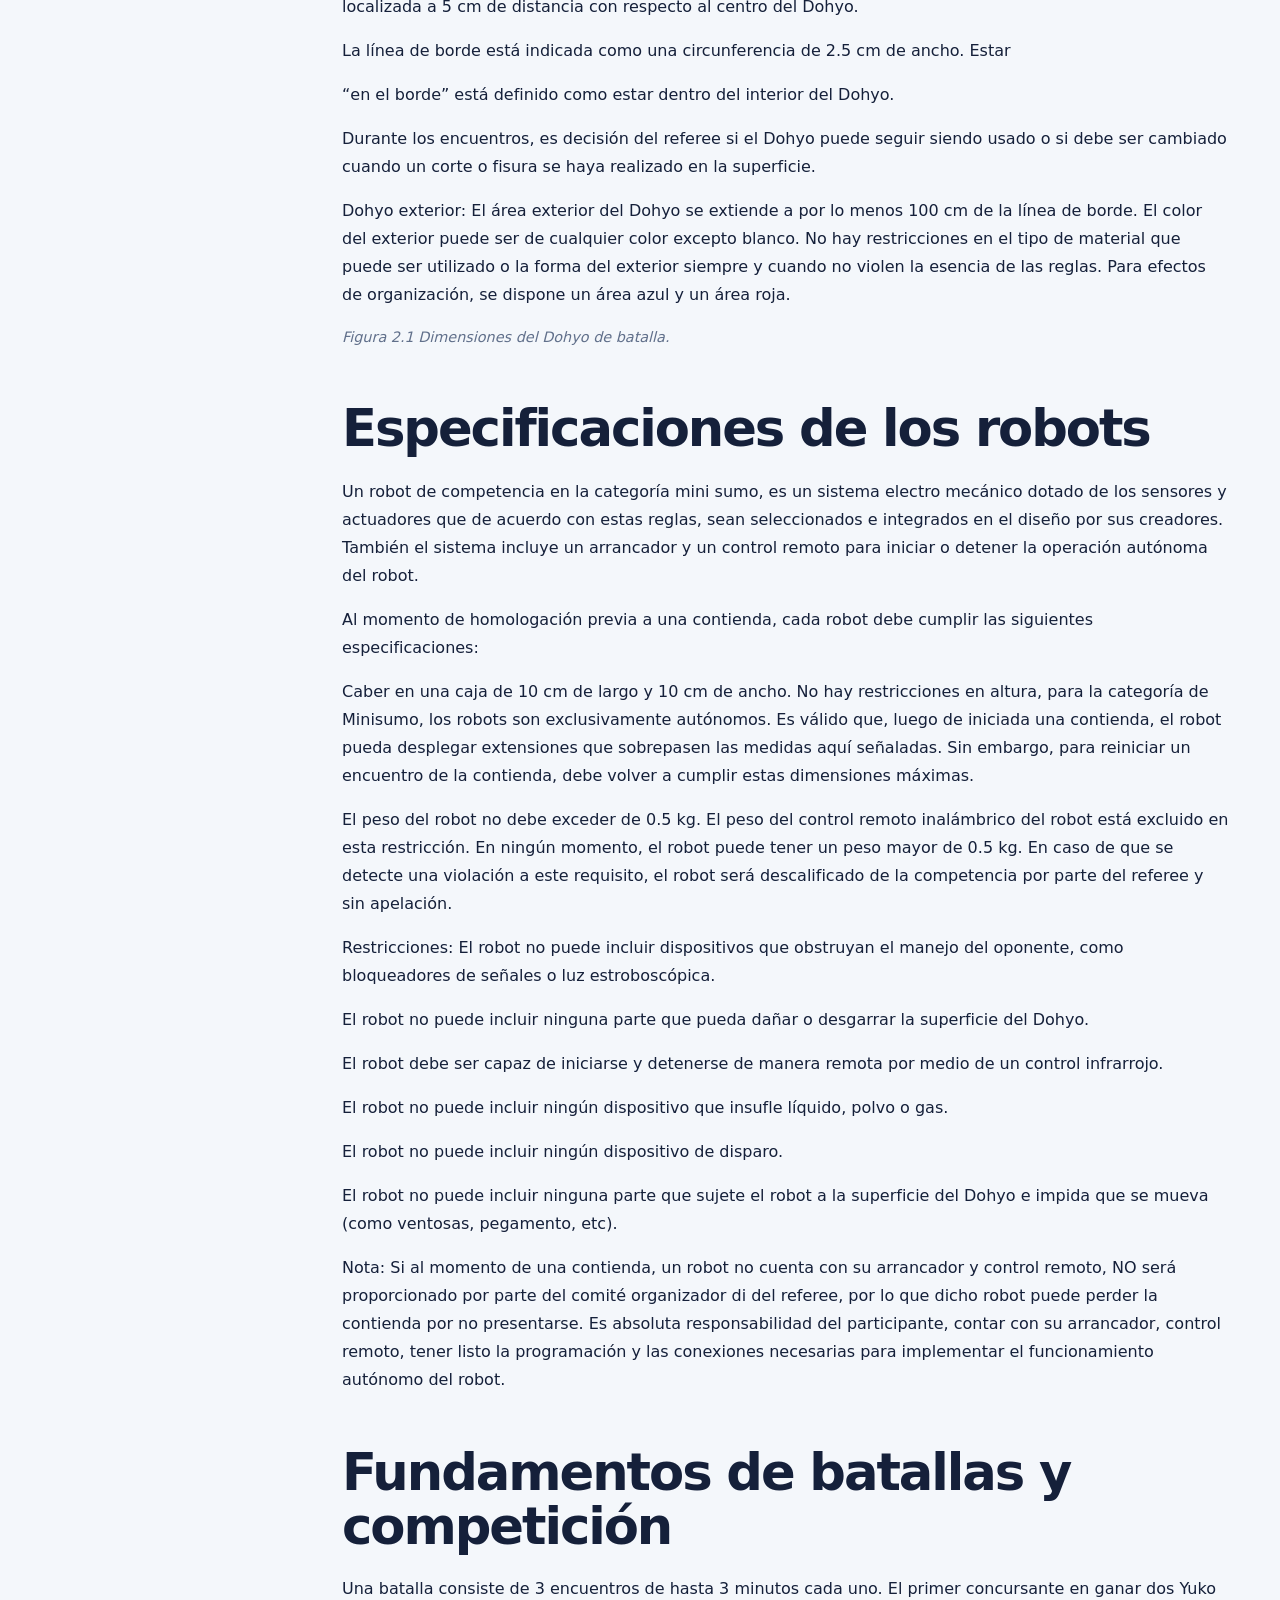
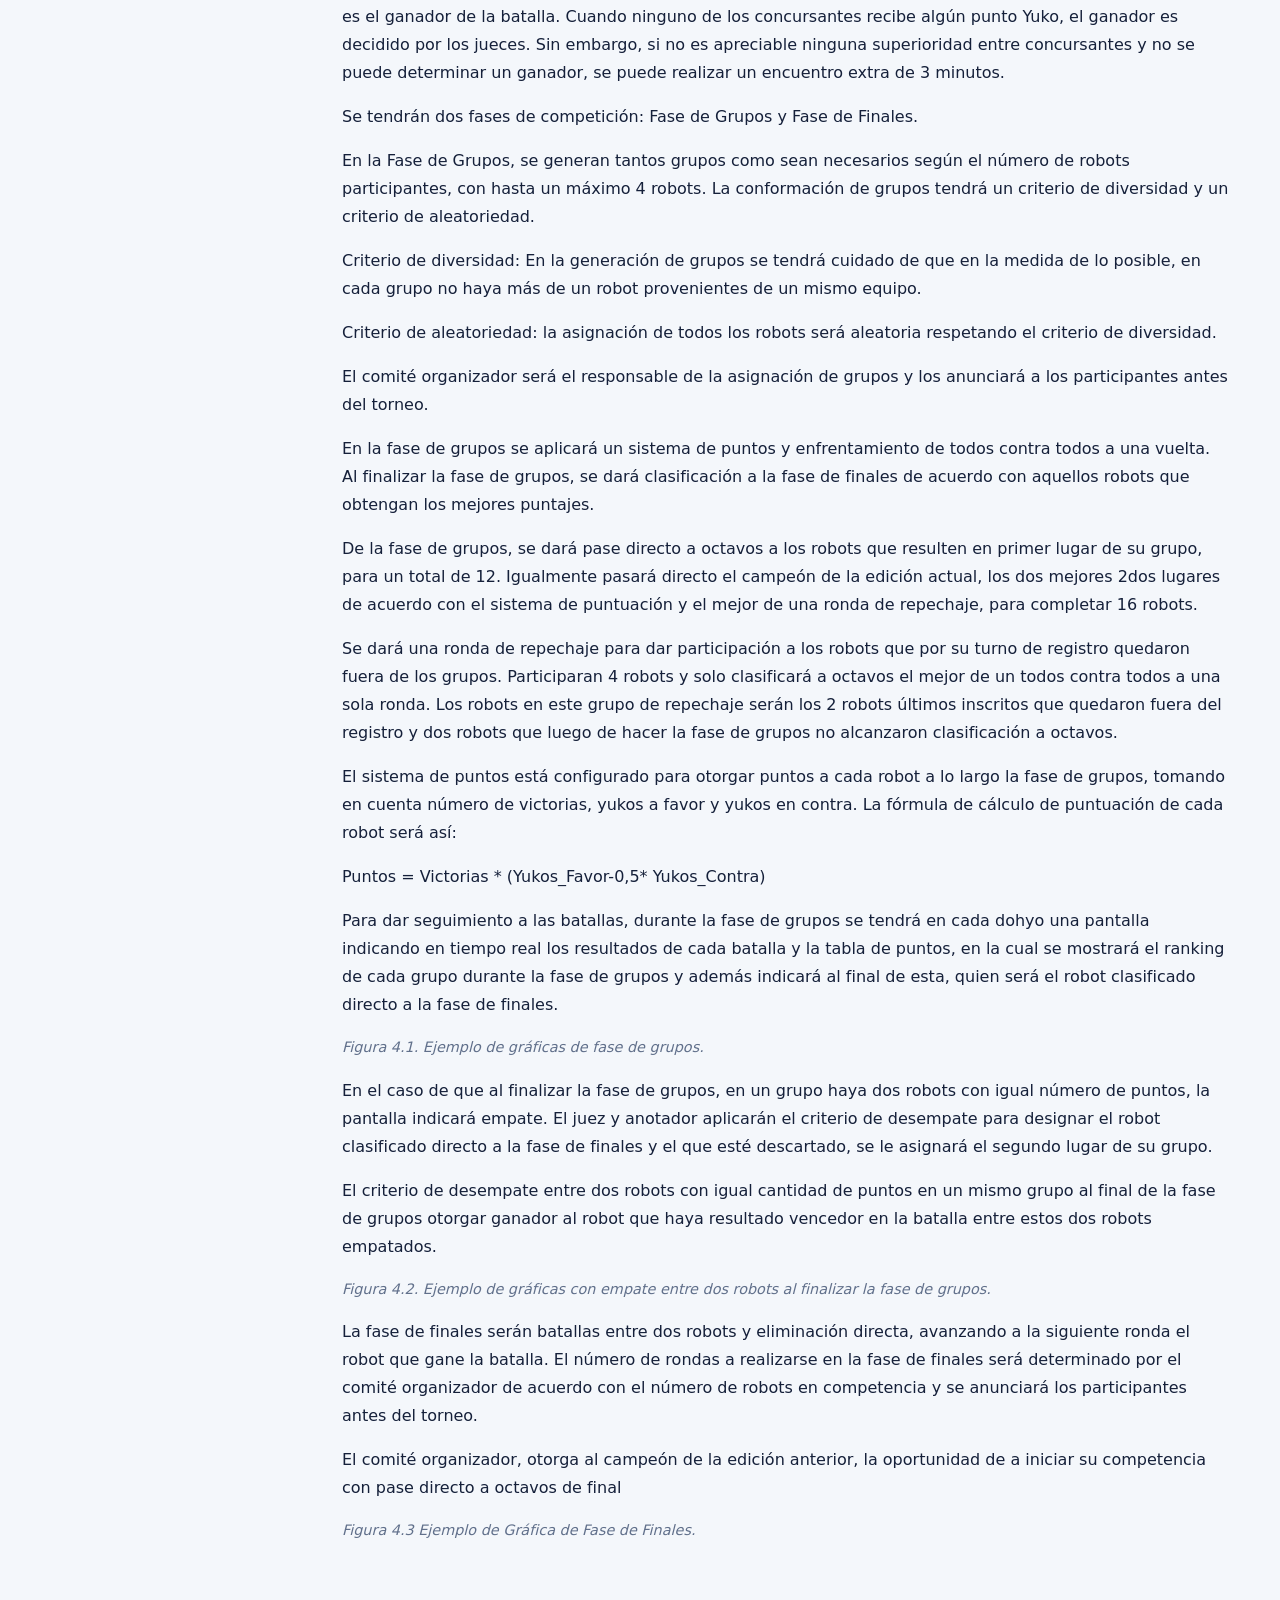
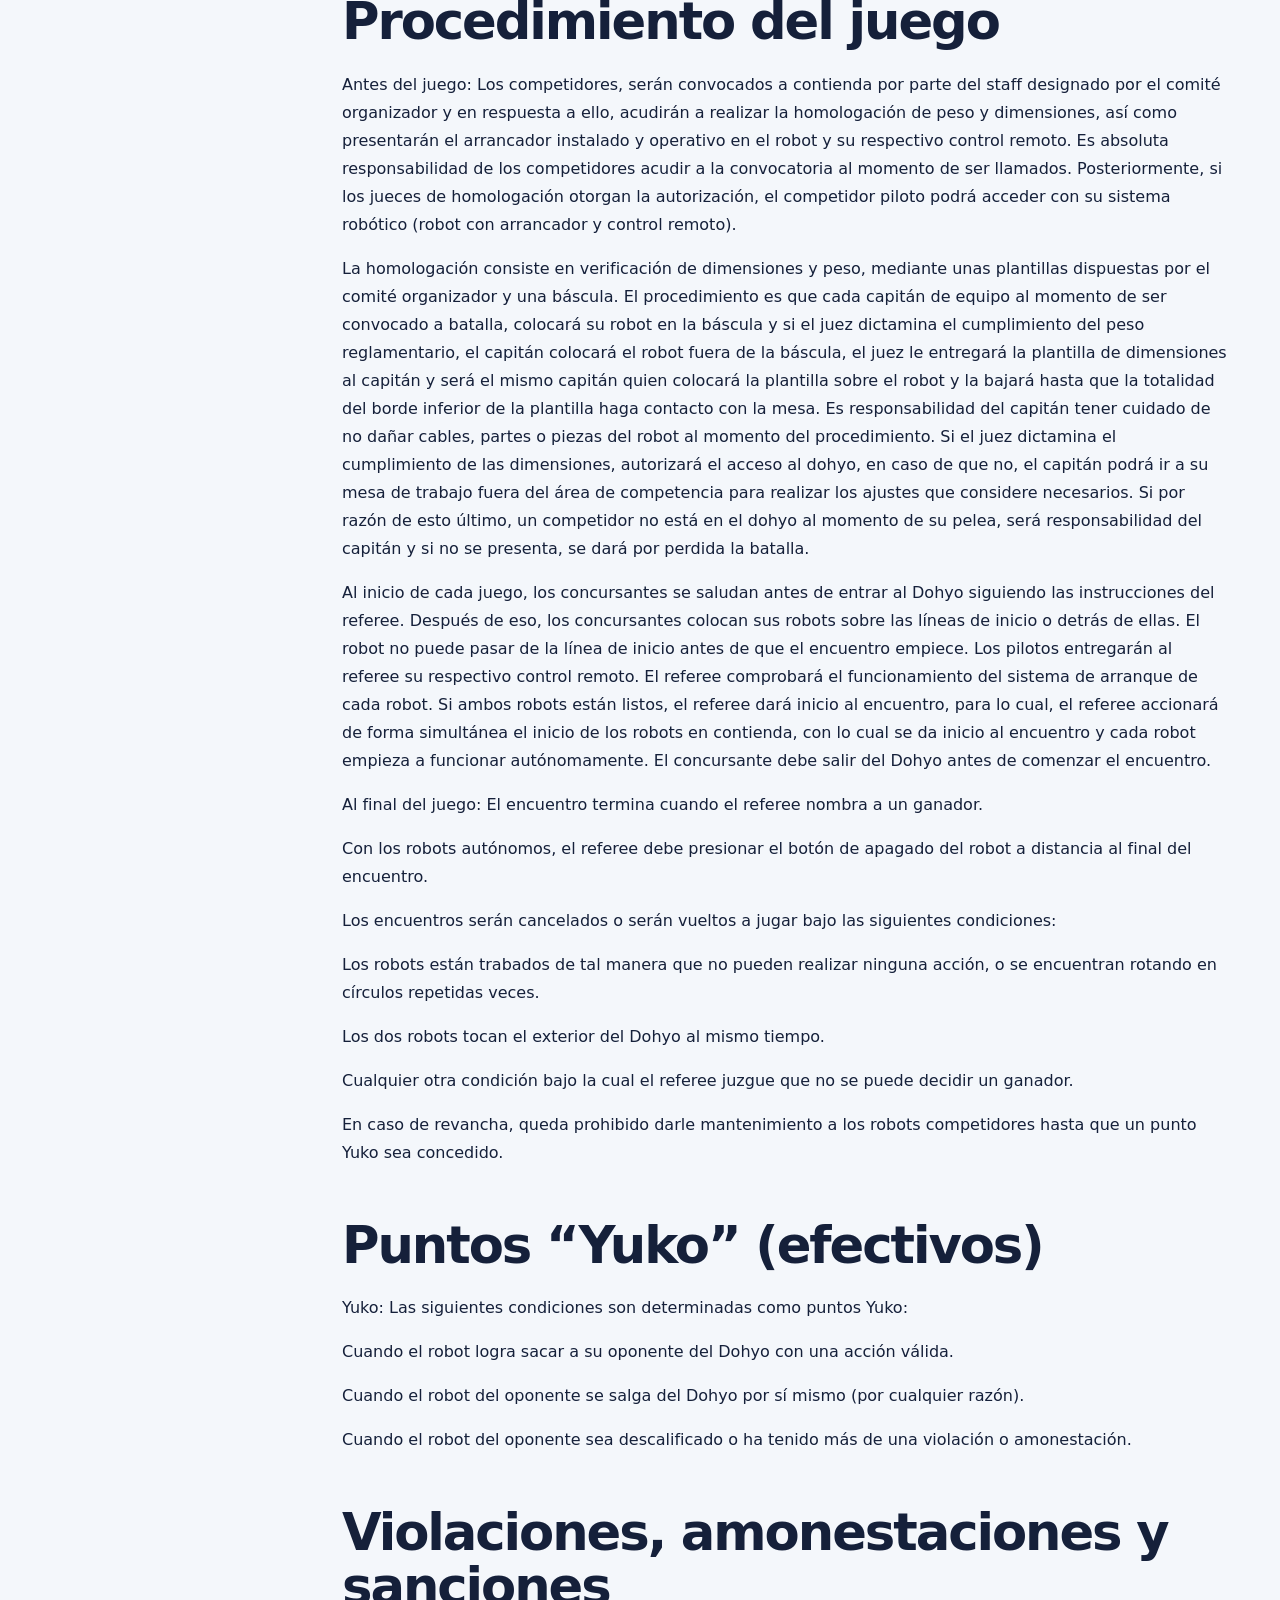
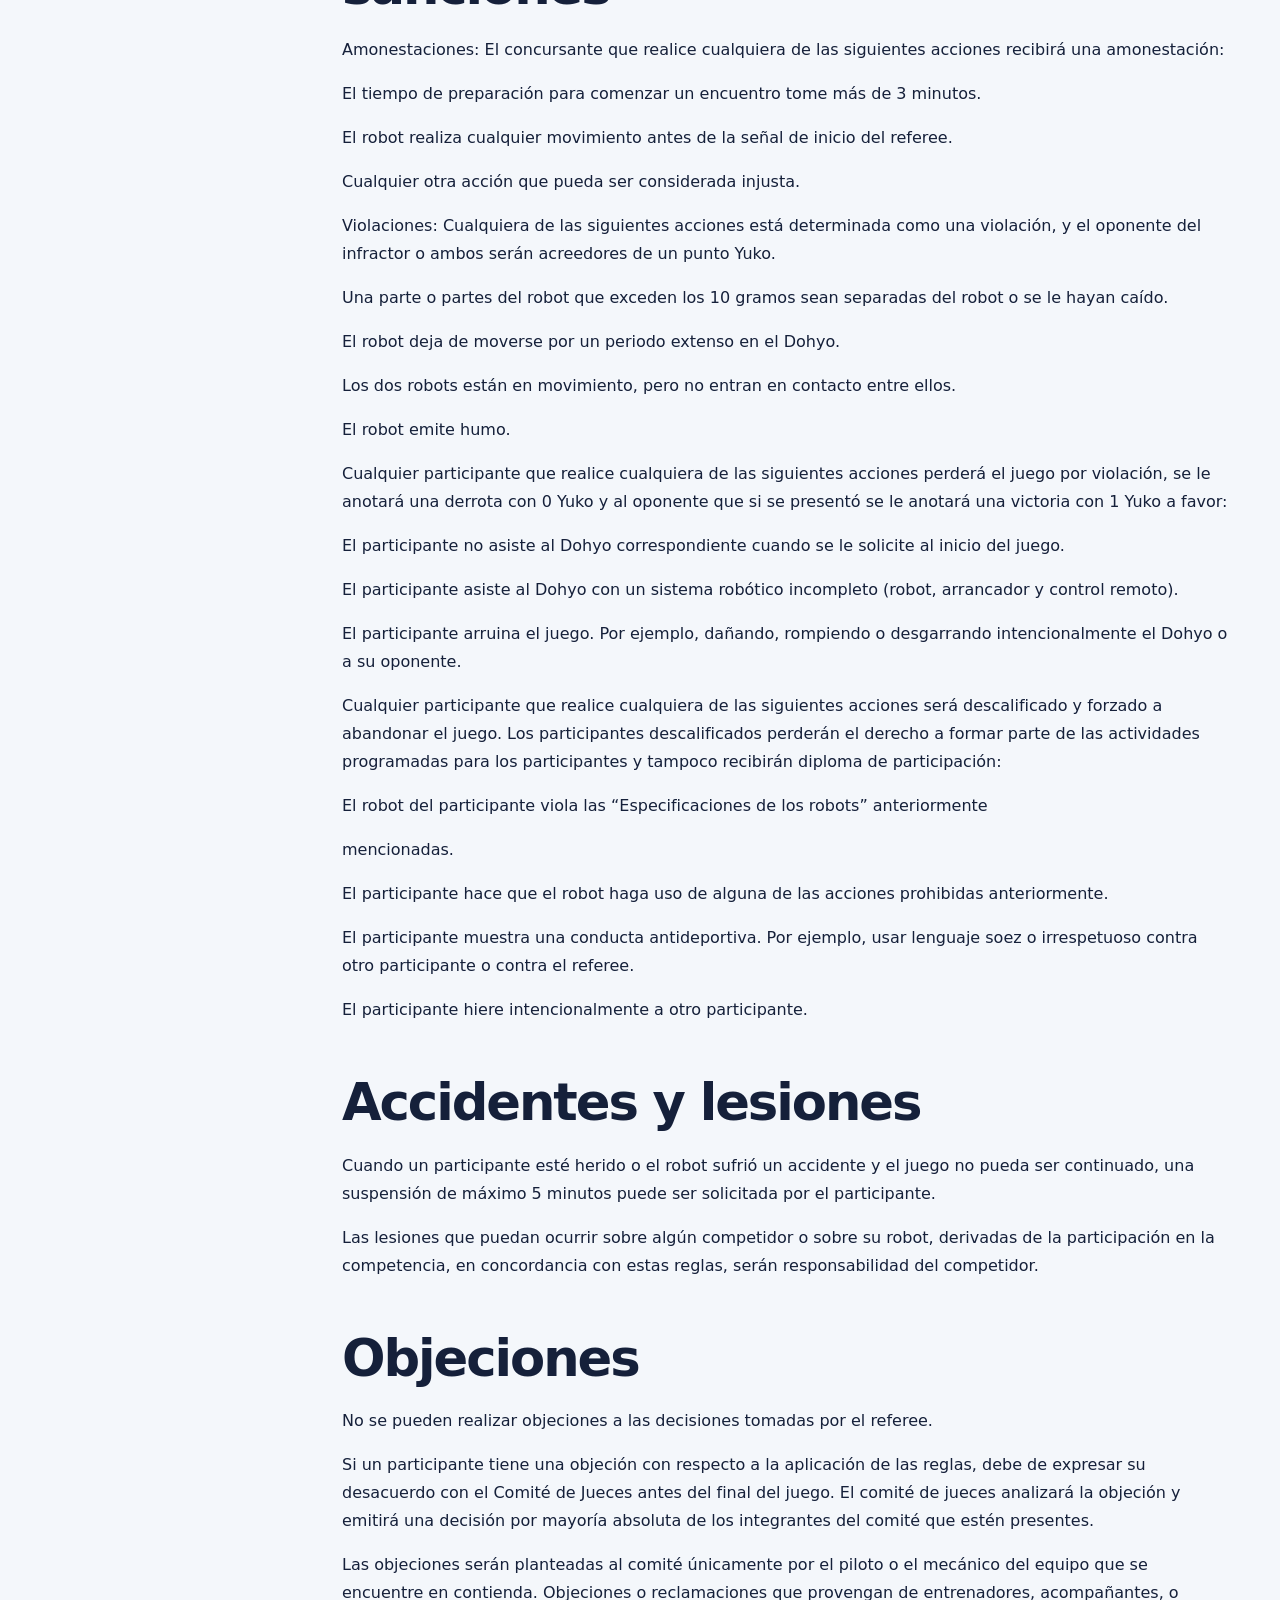
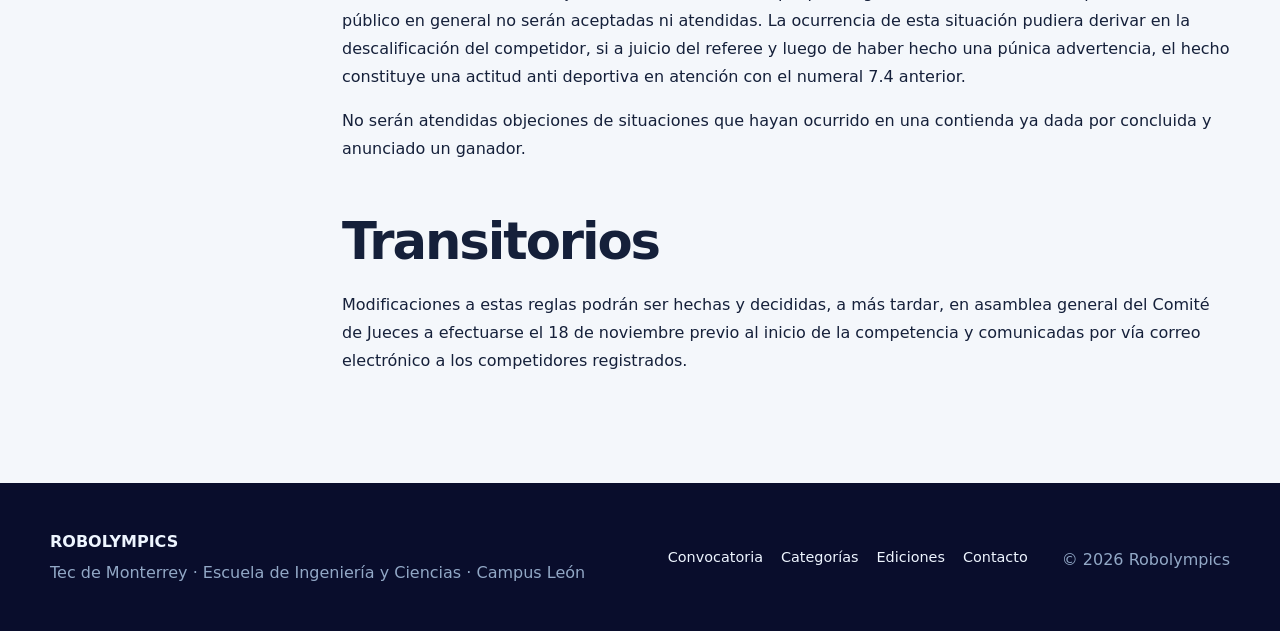
<file: pages/reglamento-mini-sumo.html>
<!doctype html>
<html lang="es"><head><meta charset="utf-8"><meta name="viewport" content="width=device-width, initial-scale=1"><meta name="description" content="Reglamento Mini Sumo para Robolympics RMX2026."><title>Reglamento Mini Sumo RMX2026 | Robolympics</title><link rel="stylesheet" href="../assets/css/styles.css"><link rel="stylesheet" href="../assets/css/rmx2026.css"></head>
<body data-rule="mini"><div class="event-banner" role="img" aria-label="Robolympics · Tec de Monterrey Escuela de Ingeniería y Ciencias · 21 de noviembre · León"><div class="event-banner-inner"><a class="event-banner-link" href="../index.html" aria-label="Robolympics inicio"></a></div></div><header class="site-header"><div class="container nav-wrap"><a class="nav-home" href="../index.html">ROBOLYMPICS</a><button class="menu-toggle" type="button" aria-expanded="false" aria-controls="main-nav">Menú</button><nav id="main-nav" class="main-nav" aria-label="Navegación principal"><a href="convocatoria.html">Convocatoria</a><a href="categorias.html" aria-current="page">Categorías</a><a href="registro.html">Registro</a><a href="programa.html">Programa</a><a href="ediciones.html">Ediciones</a><a href="contacto.html">Contacto</a></nav></div></header><main id="rules-app"><section class="page-hero"><div class="container"><p class="eyebrow">RMX2026 · Reglamento oficial</p><h1>Mini Sumo</h1><p>Cargando información del reglamento…</p></div></section></main><footer class="site-footer"><div class="container footer-grid"><div><strong>ROBOLYMPICS</strong><p>Tec de Monterrey · Escuela de Ingeniería y Ciencias · Campus León</p></div><div class="footer-links"><a href="convocatoria.html">Convocatoria</a><a href="categorias.html">Categorías</a><a href="ediciones.html">Ediciones</a><a href="contacto.html">Contacto</a></div><p class="copyright">© <span id="year"></span> Robolympics</p></div></footer><script src="../assets/js/main.js"></script><script src="../assets/js/reglas-mini.js"></script><script src="../assets/js/reglamentos-render.js"></script></body></html>
</file>
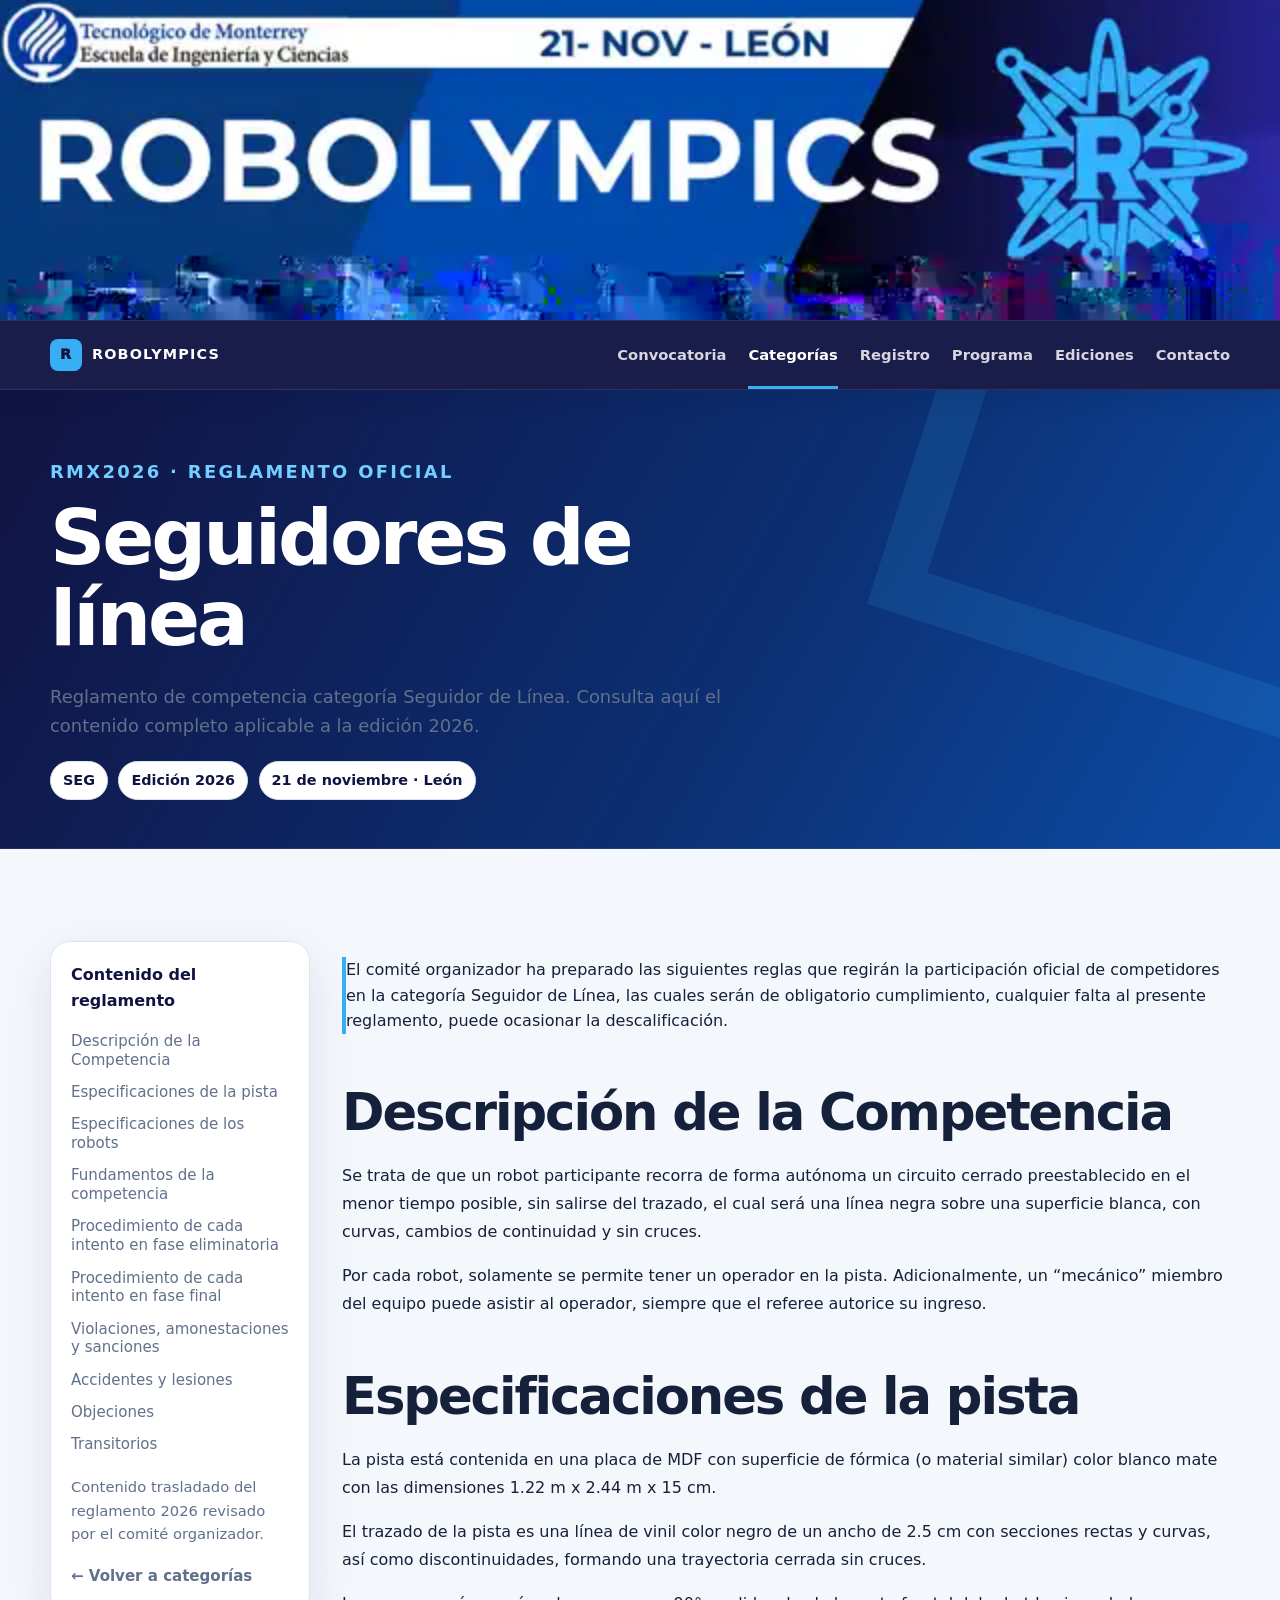
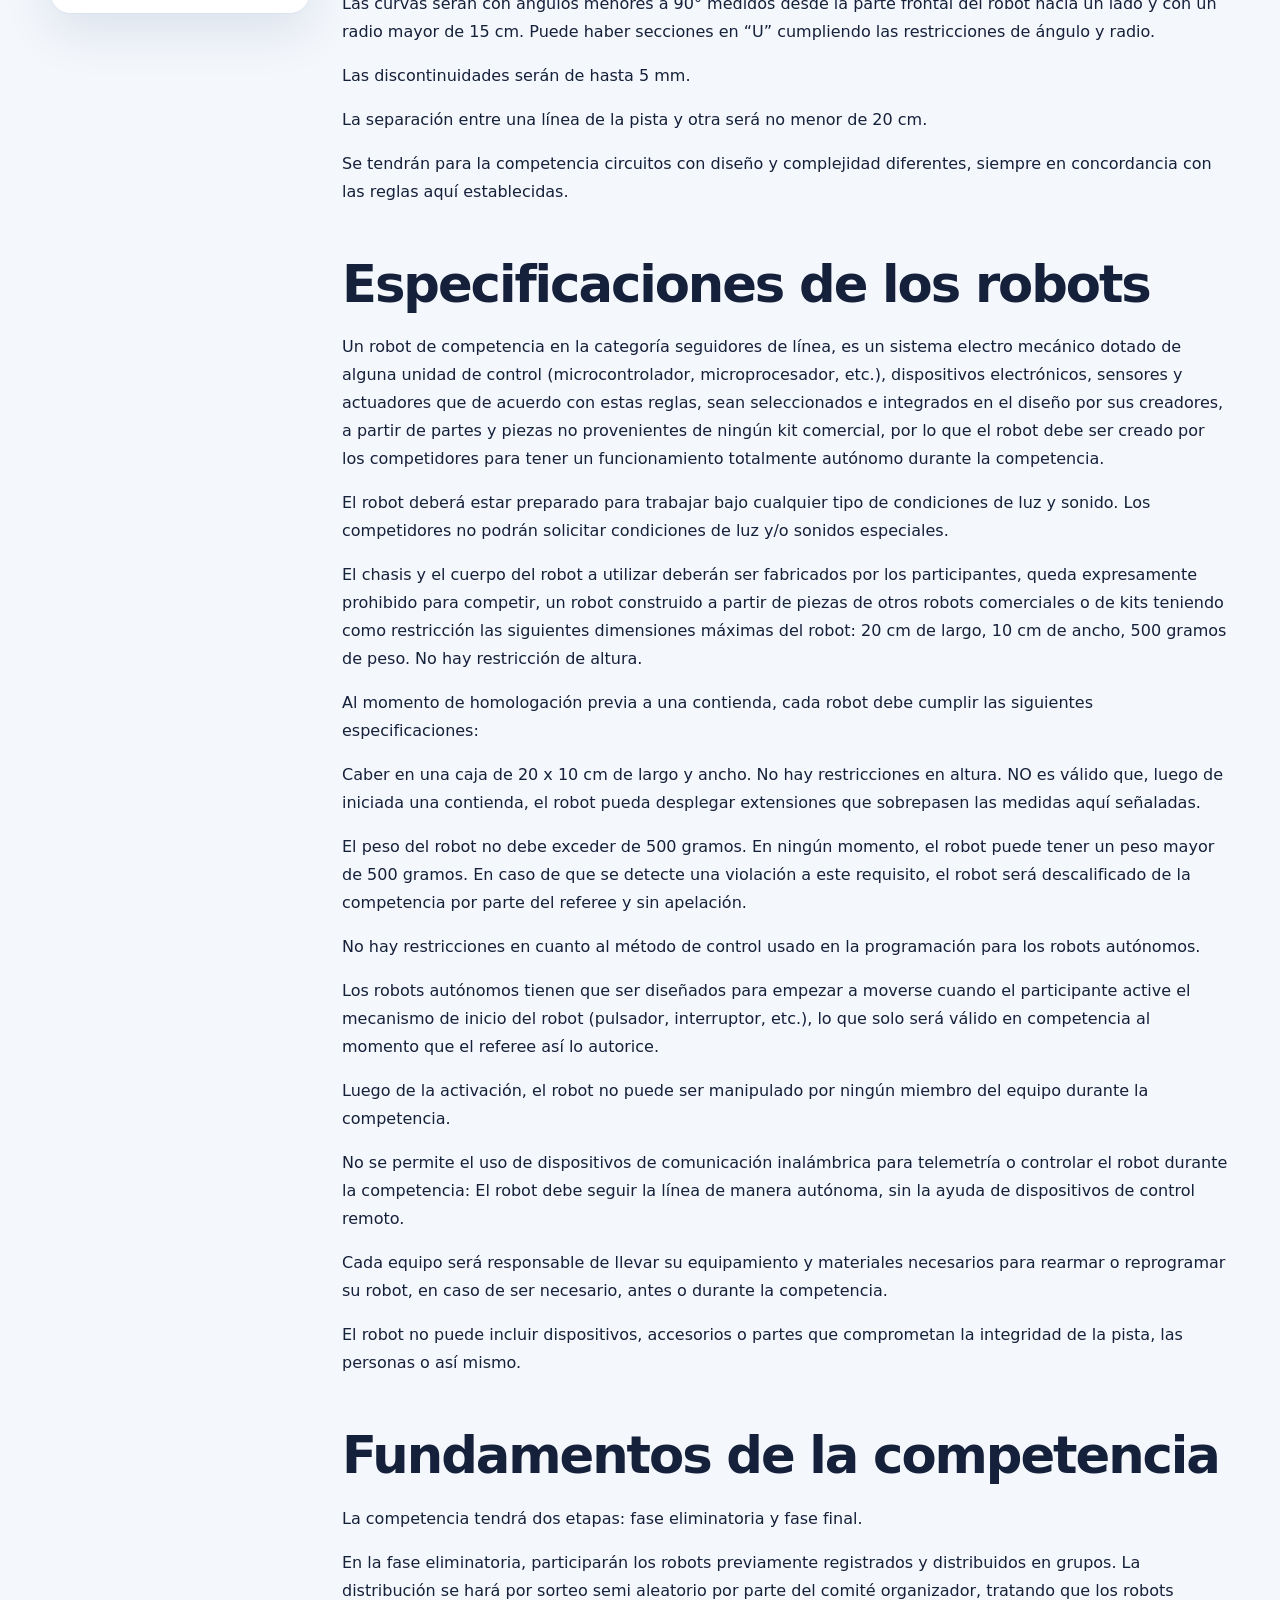
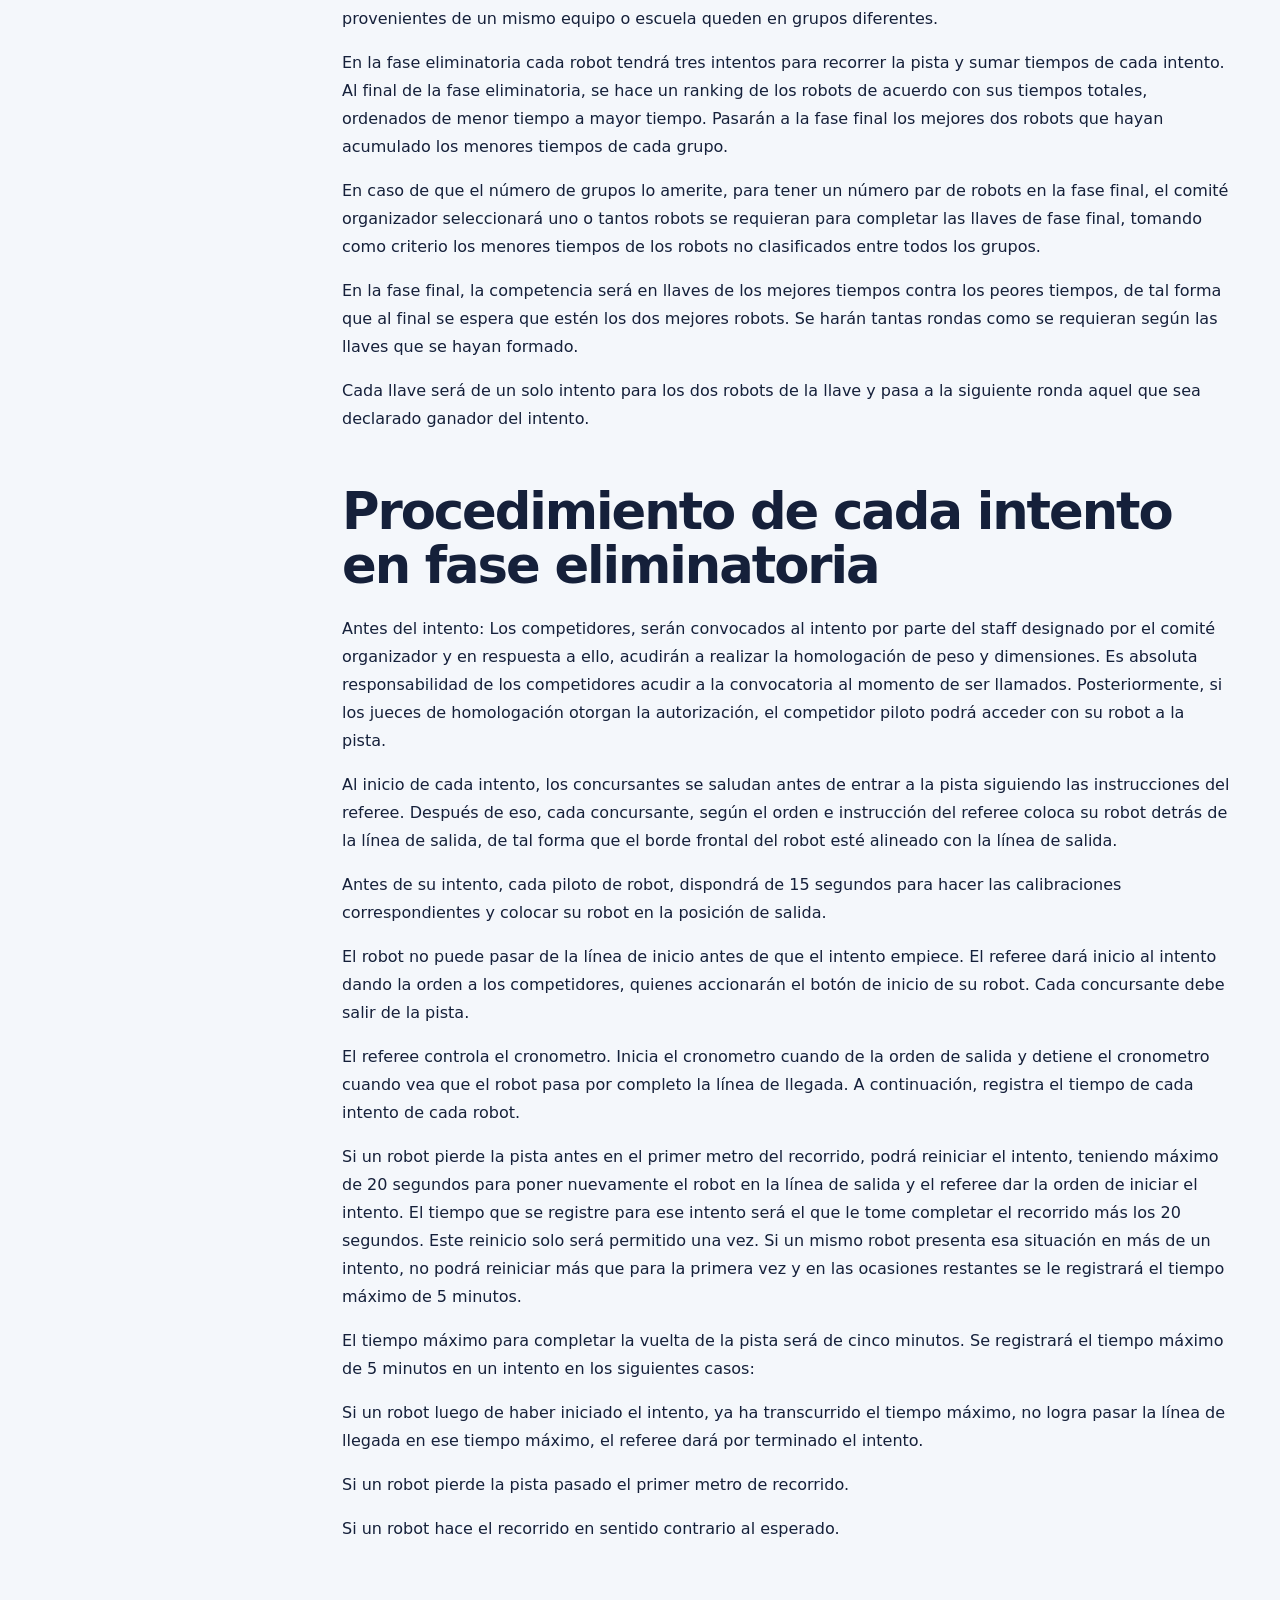
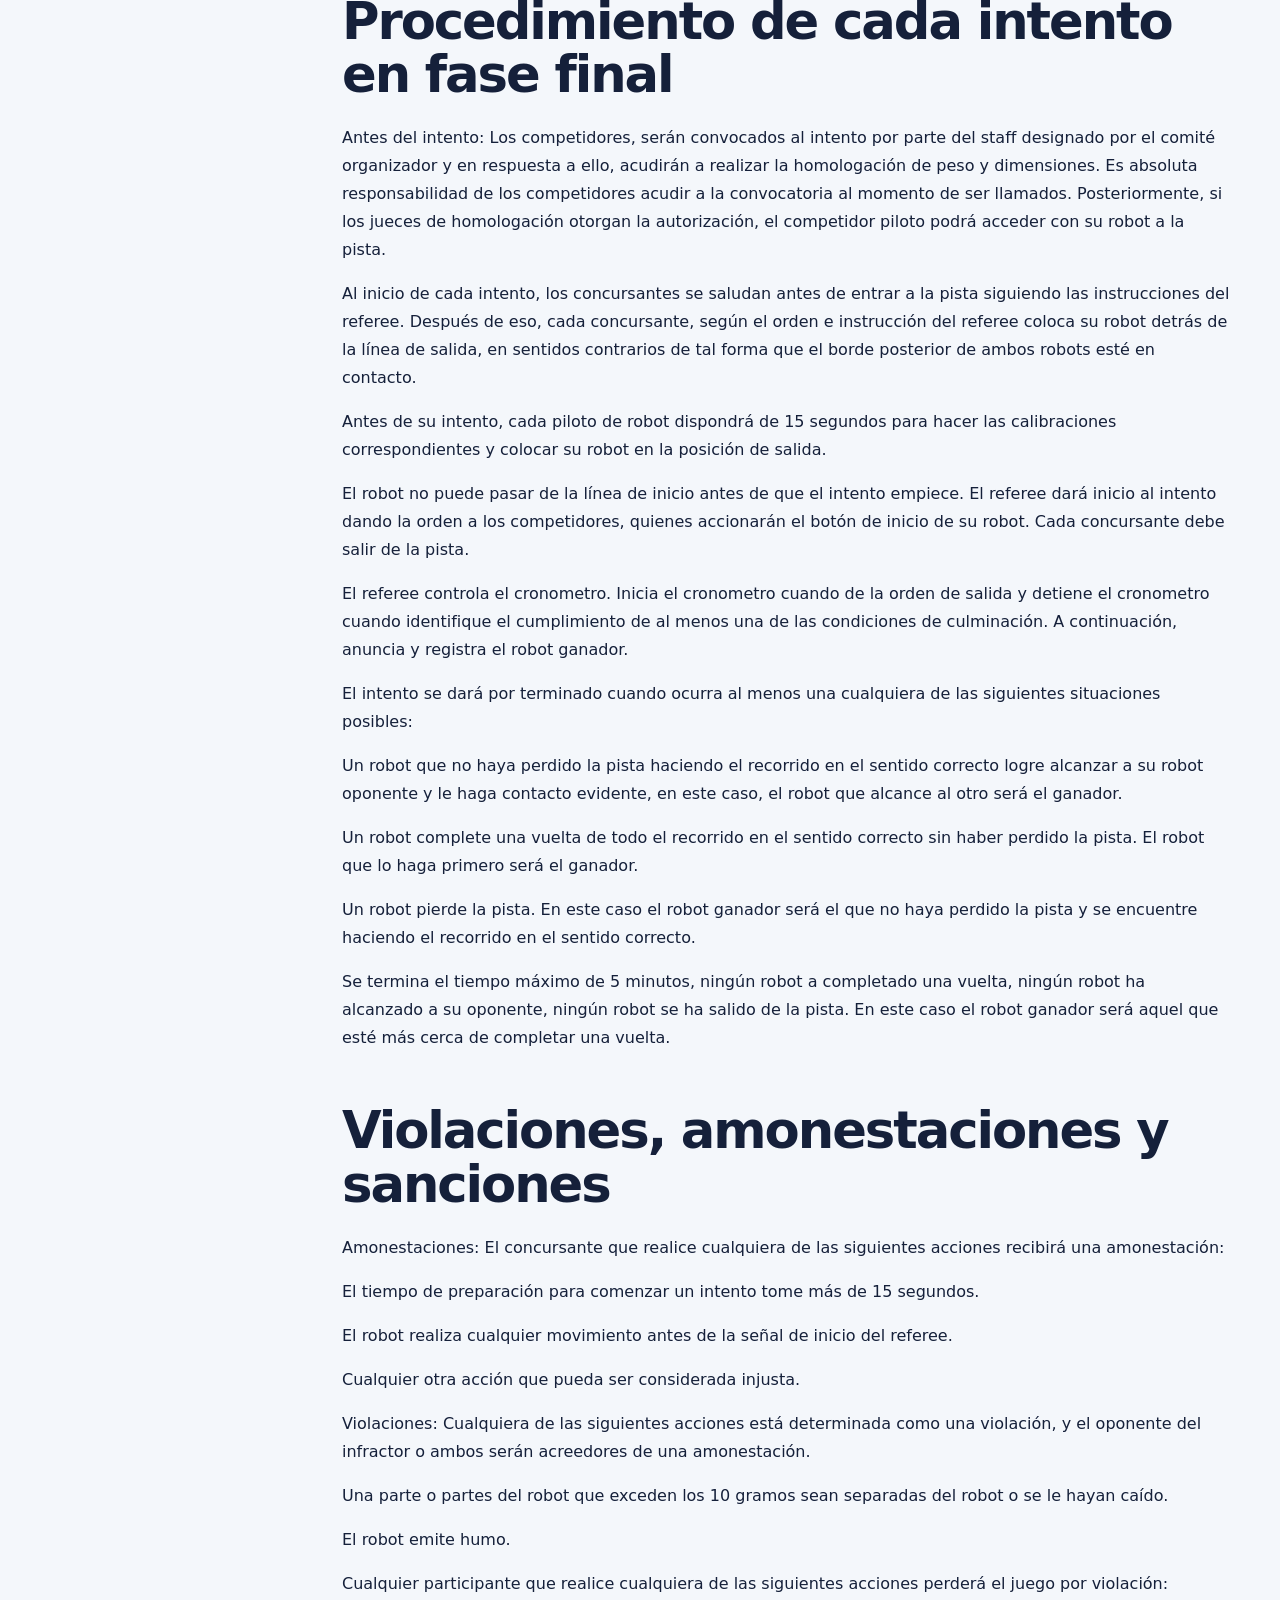
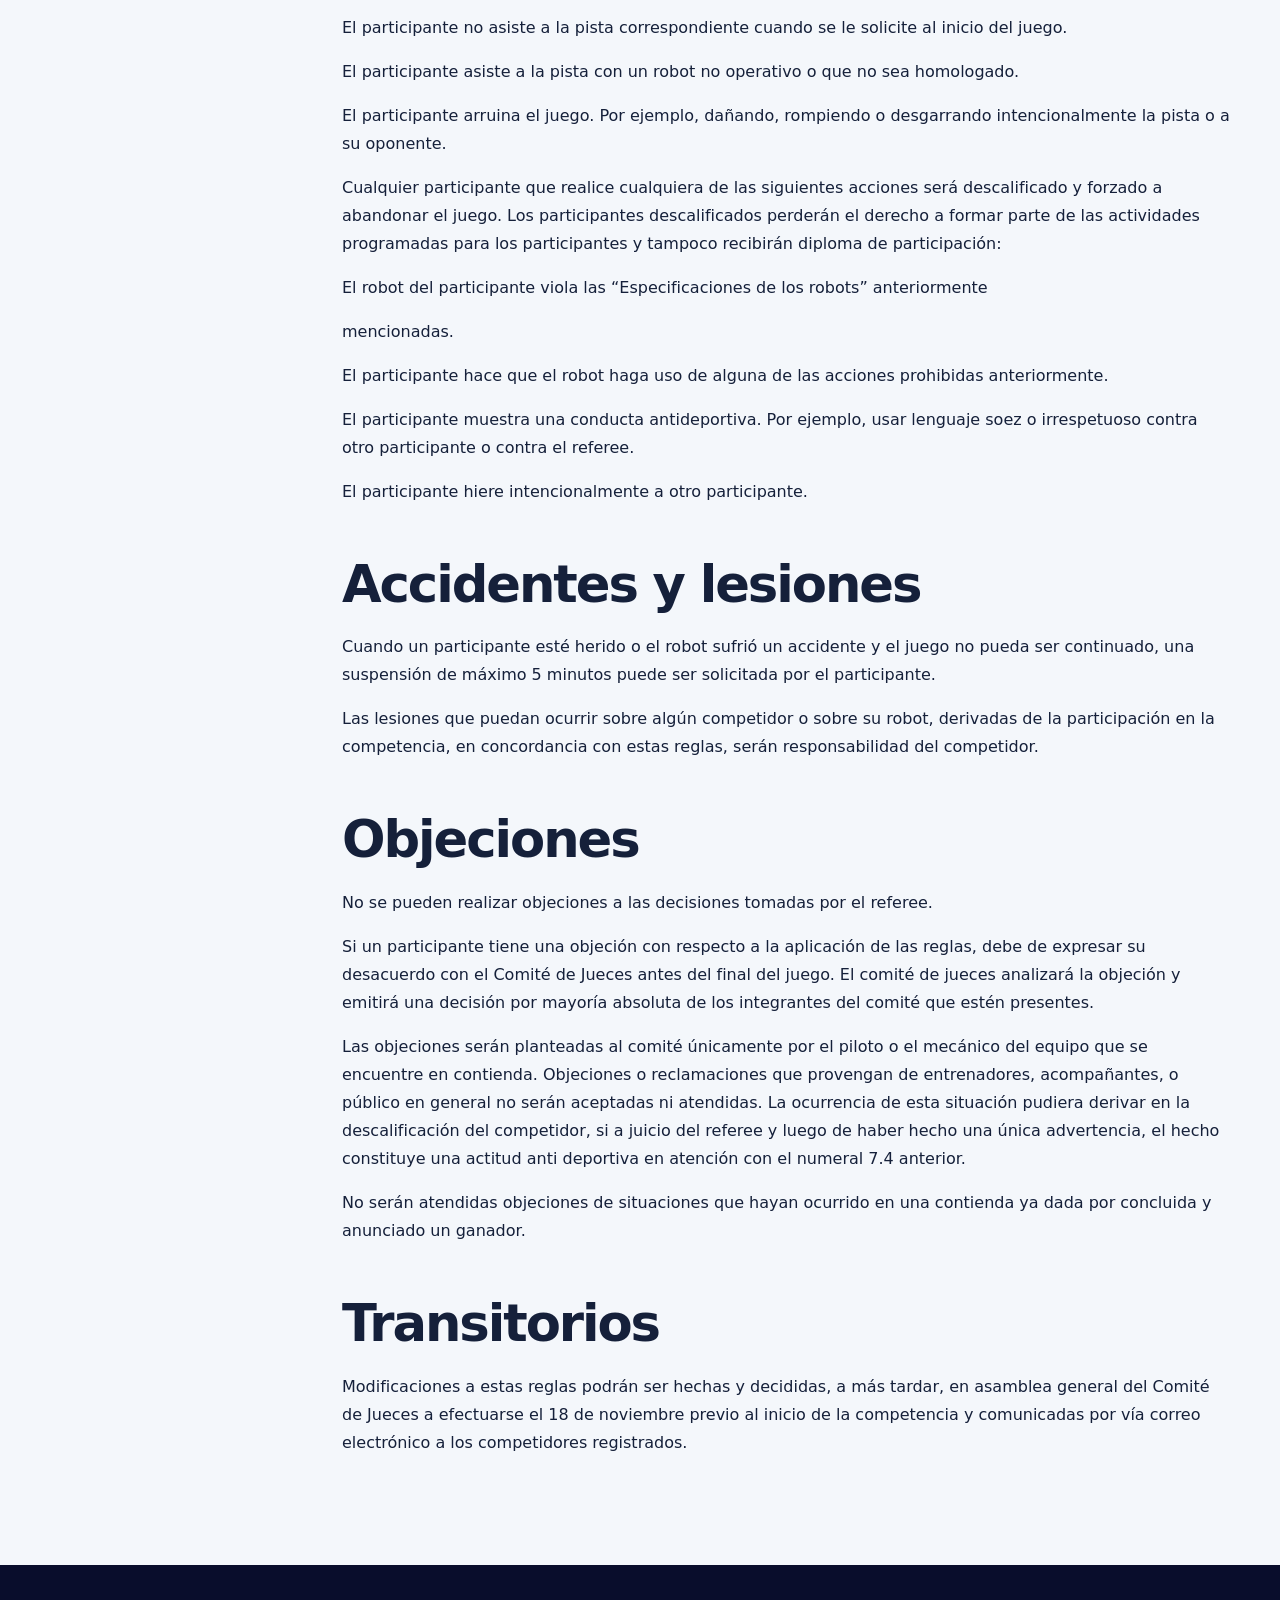
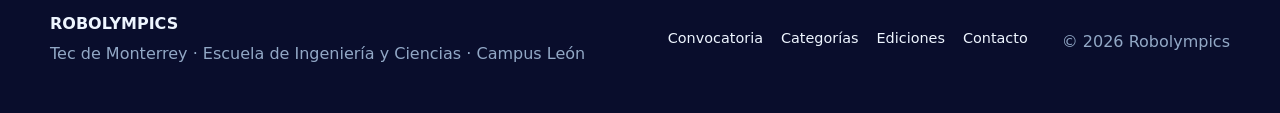
<file: pages/reglamento-seguidor-linea.html>
<!doctype html>
<html lang="es"><head><meta charset="utf-8"><meta name="viewport" content="width=device-width, initial-scale=1"><meta name="description" content="Reglamento Seguidores de línea para Robolympics RMX2026."><title>Reglamento Seguidores de línea RMX2026 | Robolympics</title><link rel="stylesheet" href="../assets/css/styles.css"><link rel="stylesheet" href="../assets/css/rmx2026.css"></head>
<body data-rule="seguidores"><div class="event-banner" role="img" aria-label="Robolympics · Tec de Monterrey Escuela de Ingeniería y Ciencias · 21 de noviembre · León"><div class="event-banner-inner"><a class="event-banner-link" href="../index.html" aria-label="Robolympics inicio"></a></div></div><header class="site-header"><div class="container nav-wrap"><a class="nav-home" href="../index.html">ROBOLYMPICS</a><button class="menu-toggle" type="button" aria-expanded="false" aria-controls="main-nav">Menú</button><nav id="main-nav" class="main-nav" aria-label="Navegación principal"><a href="convocatoria.html">Convocatoria</a><a href="categorias.html" aria-current="page">Categorías</a><a href="registro.html">Registro</a><a href="programa.html">Programa</a><a href="ediciones.html">Ediciones</a><a href="contacto.html">Contacto</a></nav></div></header><main id="rules-app"><section class="page-hero"><div class="container"><p class="eyebrow">RMX2026 · Reglamento oficial</p><h1>Seguidores de línea</h1><p>Cargando información del reglamento…</p></div></section></main><footer class="site-footer"><div class="container footer-grid"><div><strong>ROBOLYMPICS</strong><p>Tec de Monterrey · Escuela de Ingeniería y Ciencias · Campus León</p></div><div class="footer-links"><a href="convocatoria.html">Convocatoria</a><a href="categorias.html">Categorías</a><a href="ediciones.html">Ediciones</a><a href="contacto.html">Contacto</a></div><p class="copyright">© <span id="year"></span> Robolympics</p></div></footer><script src="../assets/js/main.js"></script><script src="../assets/js/reglas-seguidores.js"></script><script src="../assets/js/reglamentos-render.js"></script></body></html>
</file>
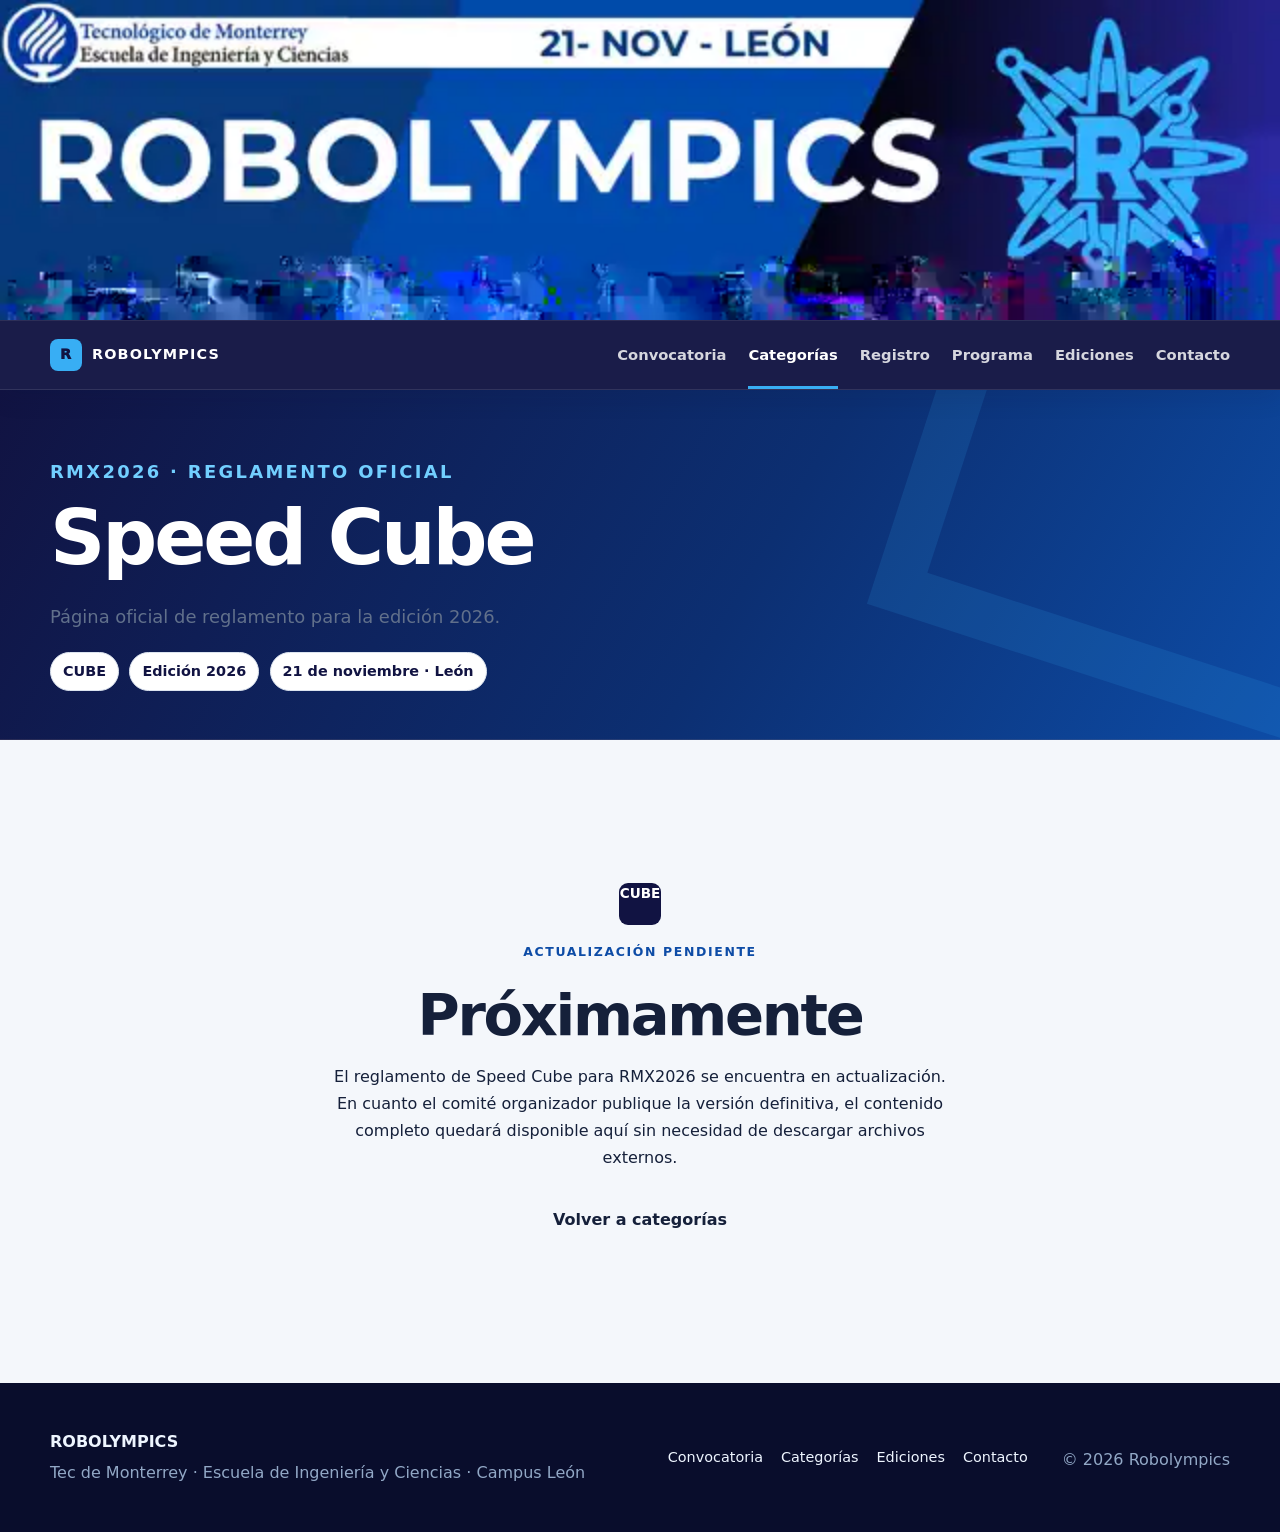
<file: pages/reglamento-speed-cube.html>
<!doctype html>
<html lang="es"><head><meta charset="utf-8"><meta name="viewport" content="width=device-width, initial-scale=1"><meta name="description" content="Reglamento Speed Cube para Robolympics RMX2026."><title>Reglamento Speed Cube RMX2026 | Robolympics</title><link rel="stylesheet" href="../assets/css/styles.css"><link rel="stylesheet" href="../assets/css/rmx2026.css"></head>
<body data-rule="speedcube"><div class="event-banner" role="img" aria-label="Robolympics · Tec de Monterrey Escuela de Ingeniería y Ciencias · 21 de noviembre · León"><div class="event-banner-inner"><a class="event-banner-link" href="../index.html" aria-label="Robolympics inicio"></a></div></div><header class="site-header"><div class="container nav-wrap"><a class="nav-home" href="../index.html">ROBOLYMPICS</a><button class="menu-toggle" type="button" aria-expanded="false" aria-controls="main-nav">Menú</button><nav id="main-nav" class="main-nav" aria-label="Navegación principal"><a href="convocatoria.html">Convocatoria</a><a href="categorias.html" aria-current="page">Categorías</a><a href="registro.html">Registro</a><a href="programa.html">Programa</a><a href="ediciones.html">Ediciones</a><a href="contacto.html">Contacto</a></nav></div></header><main id="rules-app"><section class="page-hero"><div class="container"><p class="eyebrow">RMX2026 · Reglamento oficial</p><h1>Speed Cube</h1><p>Cargando información del reglamento…</p></div></section></main><footer class="site-footer"><div class="container footer-grid"><div><strong>ROBOLYMPICS</strong><p>Tec de Monterrey · Escuela de Ingeniería y Ciencias · Campus León</p></div><div class="footer-links"><a href="convocatoria.html">Convocatoria</a><a href="categorias.html">Categorías</a><a href="ediciones.html">Ediciones</a><a href="contacto.html">Contacto</a></div><p class="copyright">© <span id="year"></span> Robolympics</p></div></footer><script src="../assets/js/main.js"></script><script src="../assets/js/reglamentos-render.js"></script></body></html>
</file>
<file: assets/css/styles.css>
:root {
  --bg: #f5f7fb;
  --surface: #ffffff;
  --ink: #111318;
  --muted: #626a76;
  --line: #dfe4ec;
  --accent: #00c2a8;
  --accent-dark: #007f70;
  --dark: #10151d;
  --max: 1180px;
  --radius: 22px;
  --shadow: 0 18px 50px rgba(17, 19, 24, .08);
}

* { box-sizing: border-box; }
html { scroll-behavior: smooth; }
body {
  margin: 0;
  font-family: Inter, ui-sans-serif, system-ui, -apple-system, BlinkMacSystemFont, "Segoe UI", sans-serif;
  color: var(--ink);
  background: var(--bg);
  line-height: 1.6;
}
a { color: inherit; text-decoration: none; }
a:focus-visible, button:focus-visible { outline: 3px solid var(--accent); outline-offset: 3px; }
.container { width: min(calc(100% - 40px), var(--max)); margin: 0 auto; }
.narrow { max-width: 820px; }

.site-header {
  position: sticky;
  top: 0;
  z-index: 20;
  background: rgba(245, 247, 251, .9);
  backdrop-filter: blur(18px);
  border-bottom: 1px solid rgba(223, 228, 236, .8);
}
.nav-wrap { min-height: 78px; display: flex; align-items: center; justify-content: space-between; gap: 24px; }
.brand { display: inline-flex; align-items: center; gap: 10px; font-weight: 900; letter-spacing: .08em; }
.brand-mark { width: 38px; height: 38px; display: grid; place-items: center; border-radius: 11px; background: var(--dark); color: white; }
.main-nav { display: flex; gap: 24px; align-items: center; font-size: .95rem; font-weight: 700; }
.main-nav a:hover { color: var(--accent-dark); }
.menu-toggle { display: none; border: 1px solid var(--line); background: white; padding: 10px 14px; border-radius: 10px; font: inherit; }

.hero { padding: 88px 0 64px; background: radial-gradient(circle at 80% 20%, rgba(0,194,168,.16), transparent 34%), linear-gradient(180deg, #fbfcff 0%, #eef3f8 100%); }
.hero-grid { display: grid; grid-template-columns: 1.25fr .75fr; gap: 56px; align-items: center; }
.eyebrow { margin: 0 0 12px; text-transform: uppercase; letter-spacing: .13em; font-size: .78rem; font-weight: 900; color: var(--accent-dark); }
.eyebrow.light { color: #76ead9; }
h1, h2, h3 { margin-top: 0; line-height: 1.05; letter-spacing: -.04em; }
h1 { font-size: clamp(3.2rem, 7vw, 6.5rem); margin-bottom: 24px; max-width: 9ch; }
h1 span { color: var(--accent-dark); }
h2 { font-size: clamp(2.1rem, 4vw, 4rem); margin-bottom: 22px; }
h3 { font-size: 1.45rem; }
.hero-lead { max-width: 680px; font-size: 1.2rem; color: #4f5966; }
.hero-actions, .cta-actions { display: flex; flex-wrap: wrap; gap: 12px; margin-top: 30px; }
.btn { display: inline-flex; align-items: center; justify-content: center; min-height: 48px; padding: 0 20px; border-radius: 12px; font-weight: 800; transition: transform .2s ease, box-shadow .2s ease; }
.btn:hover { transform: translateY(-2px); }
.btn-primary { background: var(--accent); color: #071816; box-shadow: 0 10px 28px rgba(0,194,168,.24); }
.btn-secondary { background: white; border: 1px solid var(--line); }
.btn-dark { background: var(--dark); color: white; }
.btn-light { background: white; color: var(--dark); }
.status-pill { display: inline-block; margin-top: 28px; padding: 8px 12px; border-radius: 999px; background: rgba(0,127,112,.08); color: var(--accent-dark); font-size: .88rem; font-weight: 800; }

.hero-panel { background: rgba(255,255,255,.88); border: 1px solid var(--line); border-radius: var(--radius); padding: 16px; box-shadow: var(--shadow); }
.panel-kicker { padding: 8px 10px 12px; margin: 0; color: var(--muted); font-size: .78rem; text-transform: uppercase; letter-spacing: .12em; font-weight: 900; }
.hero-panel a { display: block; padding: 18px; border-radius: 14px; }
.hero-panel a + a { border-top: 1px solid var(--line); }
.hero-panel a:hover { background: #f4f8f8; }
.hero-panel strong, .hero-panel span { display: block; }
.hero-panel span { color: var(--muted); margin-top: 4px; font-size: .92rem; }

.section { padding: 92px 0; }
.section-alt { background: white; }
.section-intro p:last-child { font-size: 1.15rem; color: var(--muted); }
.section-heading { display: flex; justify-content: space-between; align-items: end; gap: 24px; margin-bottom: 34px; }
.section-heading h2 { margin-bottom: 0; max-width: 760px; }
.text-link { font-weight: 900; color: var(--accent-dark); white-space: nowrap; }
.card-grid { display: grid; gap: 20px; }
.card-grid.three { grid-template-columns: repeat(3, 1fr); }
.card { background: var(--bg); border: 1px solid var(--line); border-radius: var(--radius); padding: 30px; }
.card-number { display: inline-grid; place-items: center; width: 42px; height: 42px; margin-bottom: 38px; border-radius: 999px; background: var(--dark); color: white; font-size: .85rem; font-weight: 900; }
.card p { color: var(--muted); }
.card a { display: inline-block; margin-top: 18px; font-weight: 900; color: var(--accent-dark); }
.split { display: grid; grid-template-columns: 1fr 1fr; gap: 72px; align-items: center; }
.muted { color: var(--muted); }
.category-stack { border-top: 1px solid var(--line); }
.category-stack div { display: grid; grid-template-columns: 52px 1fr; gap: 12px; padding: 20px 0; border-bottom: 1px solid var(--line); align-items: center; }
.category-stack span { color: var(--accent-dark); font-weight: 900; }

.history-band { background: var(--dark); color: white; }
.history-grid { display: grid; grid-template-columns: 1.15fr .85fr; gap: 70px; align-items: center; }
.history-grid p { color: #c7ced8; }
.history-grid h2 { margin-bottom: 0; }
.cta-section { padding-top: 64px; }
.cta-box { display: flex; justify-content: space-between; align-items: center; gap: 40px; padding: 42px; border: 1px solid var(--line); background: white; border-radius: var(--radius); box-shadow: var(--shadow); }
.cta-box h2 { margin-bottom: 0; max-width: 720px; }

.page-hero { padding: 74px 0 46px; background: linear-gradient(180deg, #fbfcff 0%, #eef3f8 100%); border-bottom: 1px solid var(--line); }
.page-hero h1 { max-width: 12ch; font-size: clamp(2.8rem, 6vw, 5.4rem); }
.page-hero p { max-width: 760px; color: var(--muted); font-size: 1.12rem; }
.content-grid { display: grid; grid-template-columns: 280px 1fr; gap: 54px; align-items: start; }
.side-note { position: sticky; top: 110px; background: white; border: 1px solid var(--line); border-radius: 16px; padding: 20px; }
.side-note strong { display: block; margin-bottom: 8px; }
.content-block + .content-block { margin-top: 52px; }
.placeholder { border: 1px dashed #b9c2cd; border-radius: 14px; padding: 22px; background: #fafbfd; color: #697381; }
.info-list { display: grid; gap: 12px; padding: 0; list-style: none; }
.info-list li { padding: 16px 18px; background: white; border: 1px solid var(--line); border-radius: 12px; }

.site-footer { padding: 46px 0; background: #0b0f15; color: #eef2f7; }
.footer-grid { display: grid; grid-template-columns: 1fr auto auto; gap: 34px; align-items: center; }
.footer-grid p { color: #9fa9b7; margin: 5px 0 0; }
.footer-links { display: flex; gap: 18px; flex-wrap: wrap; font-size: .9rem; }
.copyright { white-space: nowrap; }

@media (max-width: 900px) {
  .main-nav { display: none; position: absolute; top: 78px; left: 20px; right: 20px; flex-direction: column; align-items: stretch; gap: 0; padding: 10px; background: white; border: 1px solid var(--line); border-radius: 16px; box-shadow: var(--shadow); }
  .main-nav.open { display: flex; }
  .main-nav a { padding: 12px; }
  .menu-toggle { display: inline-flex; }
  .hero-grid, .split, .history-grid, .content-grid { grid-template-columns: 1fr; }
  .hero-panel, .side-note { position: static; }
  .card-grid.three { grid-template-columns: 1fr; }
  .section-heading, .cta-box { align-items: flex-start; flex-direction: column; }
  .footer-grid { grid-template-columns: 1fr; }
}

@media (max-width: 600px) {
  .container { width: min(calc(100% - 28px), var(--max)); }
  .hero { padding-top: 54px; }
  .section { padding: 68px 0; }
  h1 { font-size: clamp(2.8rem, 16vw, 4.4rem); }
}
</file>
<file: assets/css/rmx2026.css>
:root{--bg:#f4f7fb;--surface:#fff;--ink:#15203a;--muted:#61708b;--line:#dce4ef;--accent:#38aef4;--accent-dark:#0d4ca6;--dark:#111342;--navy:#111342;--navy-2:#0c2f72;--blue:#0d4ca6;--cyan:#38aef4;--shadow:0 18px 50px rgba(12,47,114,.10)}
body{color:var(--ink);background:var(--bg)}
.event-banner{background:var(--navy);border-bottom:1px solid rgba(255,255,255,.12);overflow:hidden}.event-banner-inner{display:block;max-width:1600px;margin:0 auto;aspect-ratio:4/1;background-image:url("[data-uri]");background-repeat:no-repeat;background-position:center;background-size:cover}.event-banner-link{display:block;width:100%;height:100%}
.site-header{position:sticky;top:0;z-index:30;background:rgba(17,19,66,.96);backdrop-filter:blur(14px);border-bottom:1px solid rgba(255,255,255,.10);box-shadow:0 8px 24px rgba(6,21,54,.10)}.nav-wrap{min-height:66px}.nav-home{color:#fff;font-weight:900;letter-spacing:.08em;font-size:.9rem;display:inline-flex;align-items:center;gap:10px}.nav-home:before{content:"R";width:32px;height:32px;display:grid;place-items:center;background:var(--cyan);color:var(--navy);font-weight:950;border-radius:8px}.main-nav{gap:22px;font-size:.92rem;font-weight:750}.main-nav a{color:rgba(255,255,255,.82);padding:22px 0 19px;border-bottom:3px solid transparent}.main-nav a:hover,.main-nav a[aria-current="page"]{color:#fff;border-bottom-color:var(--cyan)}.menu-toggle{border-color:rgba(255,255,255,.25);color:#fff;background:transparent}
.hero{position:relative;overflow:hidden;padding:86px 0 74px;background:linear-gradient(120deg,rgba(17,19,66,.98),rgba(13,76,166,.97) 72%,rgba(23,101,193,.95));color:#fff}.hero:after,.page-hero:after{content:"";position:absolute;width:420px;height:420px;border:48px solid rgba(56,174,244,.13);transform:rotate(18deg);right:-170px;top:-210px}.hero-grid,.page-hero .container{position:relative;z-index:1}.hero .eyebrow,.page-hero .eyebrow,.eyebrow.light{color:#72cfff}.eyebrow{color:var(--blue)}h1 span{color:#72cfff}.hero-lead{color:rgba(255,255,255,.82)}.btn-primary{background:var(--cyan);color:#071d3f;box-shadow:0 12px 28px rgba(56,174,244,.28)}.btn-secondary{background:rgba(255,255,255,.10);color:#fff;border-color:rgba(255,255,255,.35)}.btn-dark{background:var(--navy)}.status-pill{background:rgba(56,174,244,.14);border:1px solid rgba(114,207,255,.30);color:#bfe9ff}.hero-panel{background:rgba(255,255,255,.08);border-color:rgba(255,255,255,.20);box-shadow:0 20px 50px rgba(0,0,0,.14)}.panel-kicker{color:#9edcff}.hero-panel a+a{border-top-color:rgba(255,255,255,.12)}.hero-panel a:hover{background:rgba(255,255,255,.08)}.hero-panel span{color:rgba(255,255,255,.65)}
.card{position:relative;overflow:hidden;background:#fff;border-color:var(--line);box-shadow:0 10px 30px rgba(12,47,114,.05)}.card:before{content:"";position:absolute;left:0;top:0;width:5px;height:100%;background:linear-gradient(var(--cyan),var(--blue))}.card-number{border-radius:9px;background:var(--navy)}.card a,.text-link,.category-stack span{color:var(--blue)}.history-band{background:linear-gradient(120deg,var(--navy),#102d6a)}.cta-box{border-color:#d4e2f3;background:linear-gradient(135deg,#fff,#eef7ff)}
.page-hero{position:relative;overflow:hidden;padding:68px 0 48px;color:#fff;background:linear-gradient(120deg,var(--navy),var(--navy-2) 58%,var(--blue));border-bottom:1px solid rgba(255,255,255,.10)}.page-hero p:last-child{color:rgba(255,255,255,.76)}.side-note{border-top:5px solid var(--cyan);box-shadow:0 10px 28px rgba(12,47,114,.06)}.side-note strong{color:var(--navy)}.info-list li{border-left:4px solid var(--cyan)}.placeholder{border-color:#9bb9dc;background:#f7fbff;color:#5f718a}.site-footer{background:#090d2c;color:#eef5ff}.footer-grid p{color:#92a8c6}.footer-links a:hover{color:#72cfff}
@media(max-width:900px){.main-nav{top:66px;background:var(--navy);border-color:rgba(255,255,255,.16)}.main-nav a{padding:12px;border-bottom:0;border-left:3px solid transparent}.main-nav a:hover,.main-nav a[aria-current="page"]{border-left-color:var(--cyan)}.menu-toggle{display:inline-flex}}
@media(max-width:600px){.event-banner-inner{min-height:122px}.nav-home{font-size:.78rem}.hero{padding:58px 0 54px}}
</file>
